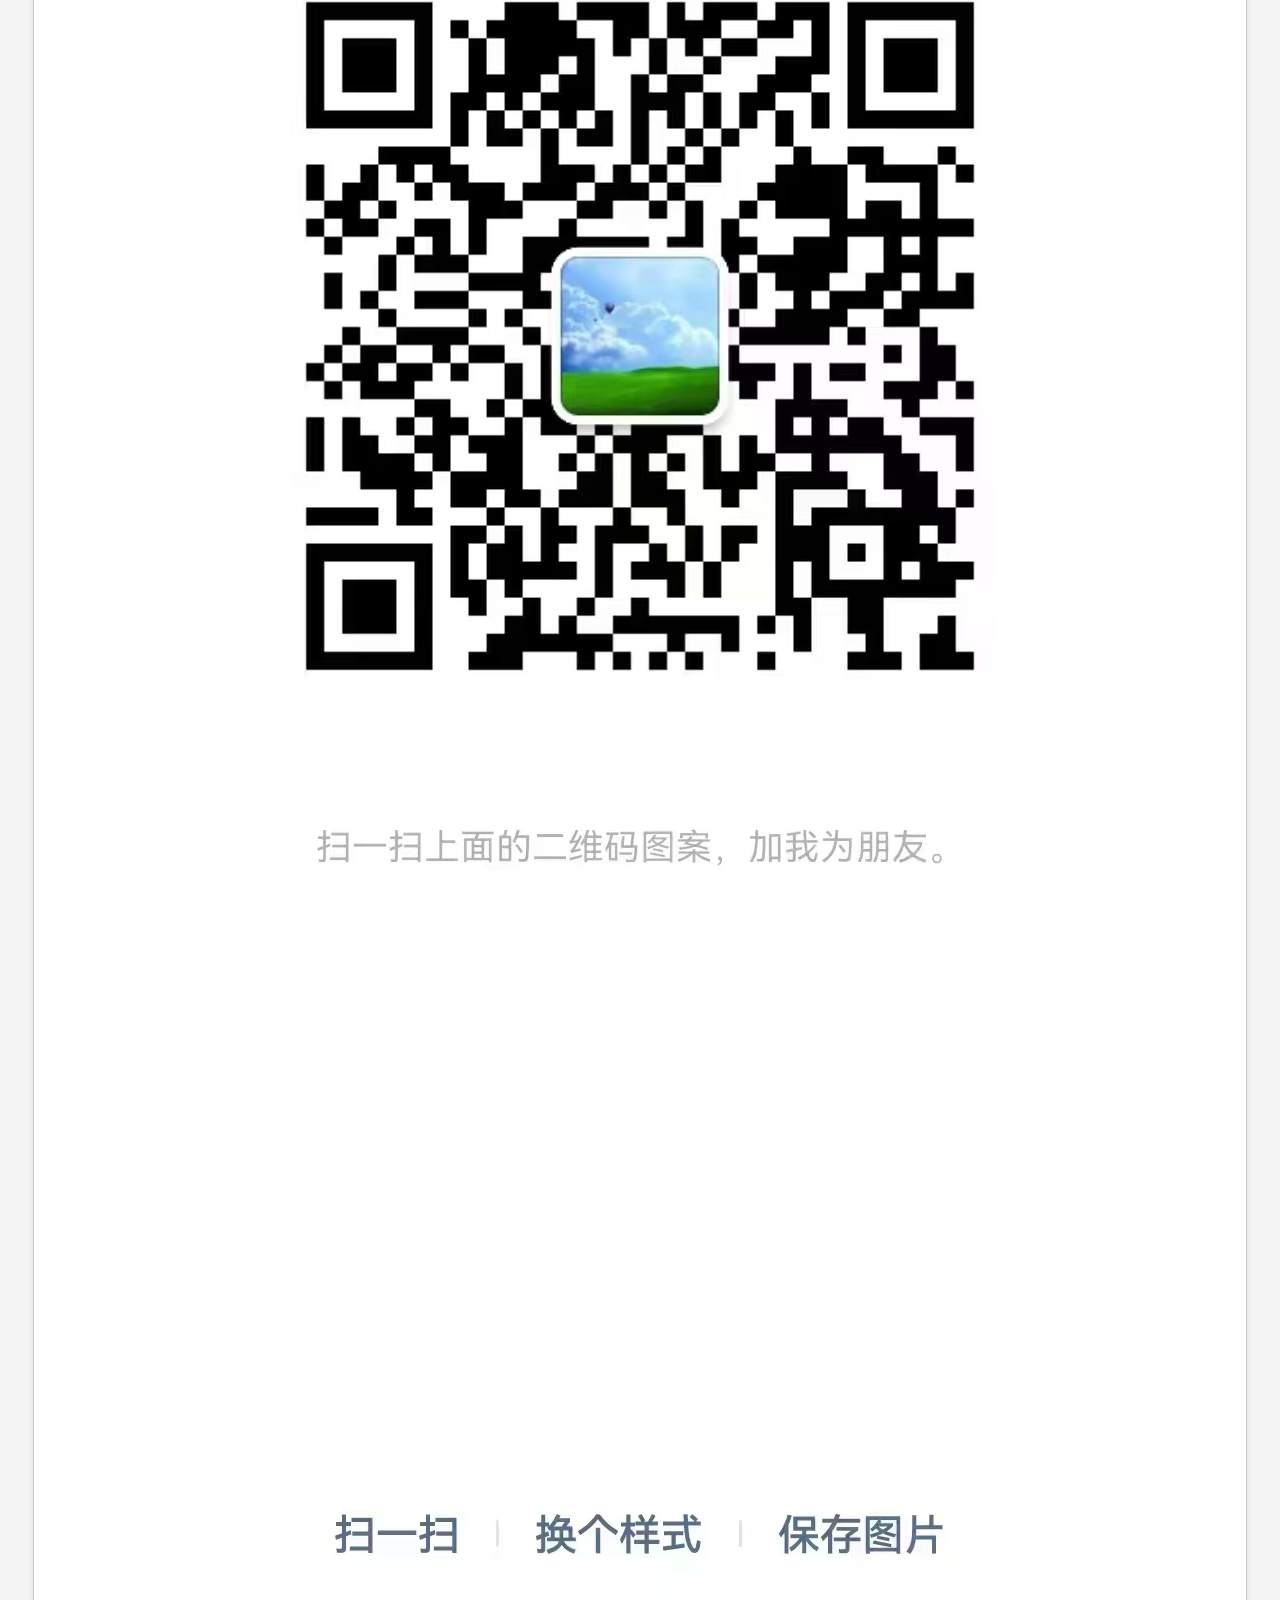
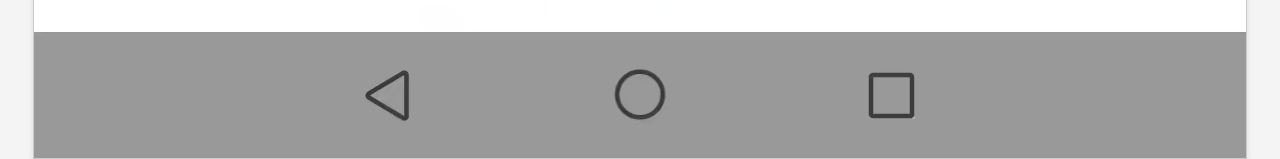
<file: index.html>
<!DOCTYPE html>
<html lang="en">
<head>
    <meta charset="UTF-8">
    <meta name="viewport" content="width=device-width, initial-scale=1.0">
    <title>二维码页面</title>
    <style>
        body {
            display: flex;
            justify-content: center;
            align-items: center;
            height: 100vh;
            margin: 0;
            background-color: #f4f4f4;
        }
        img {
            max-width: 100%;
            height: auto;
            border: 1px solid #ccc;
            box-shadow: 0 4px 6px rgba(0, 0, 0, 0.1);
        }
    </style>
</head>
<body>
    <!-- 替换src为你的二维码图片链接 -->
    <img src="banli.jpg" alt="二维码">
</body>
</html>
</file>
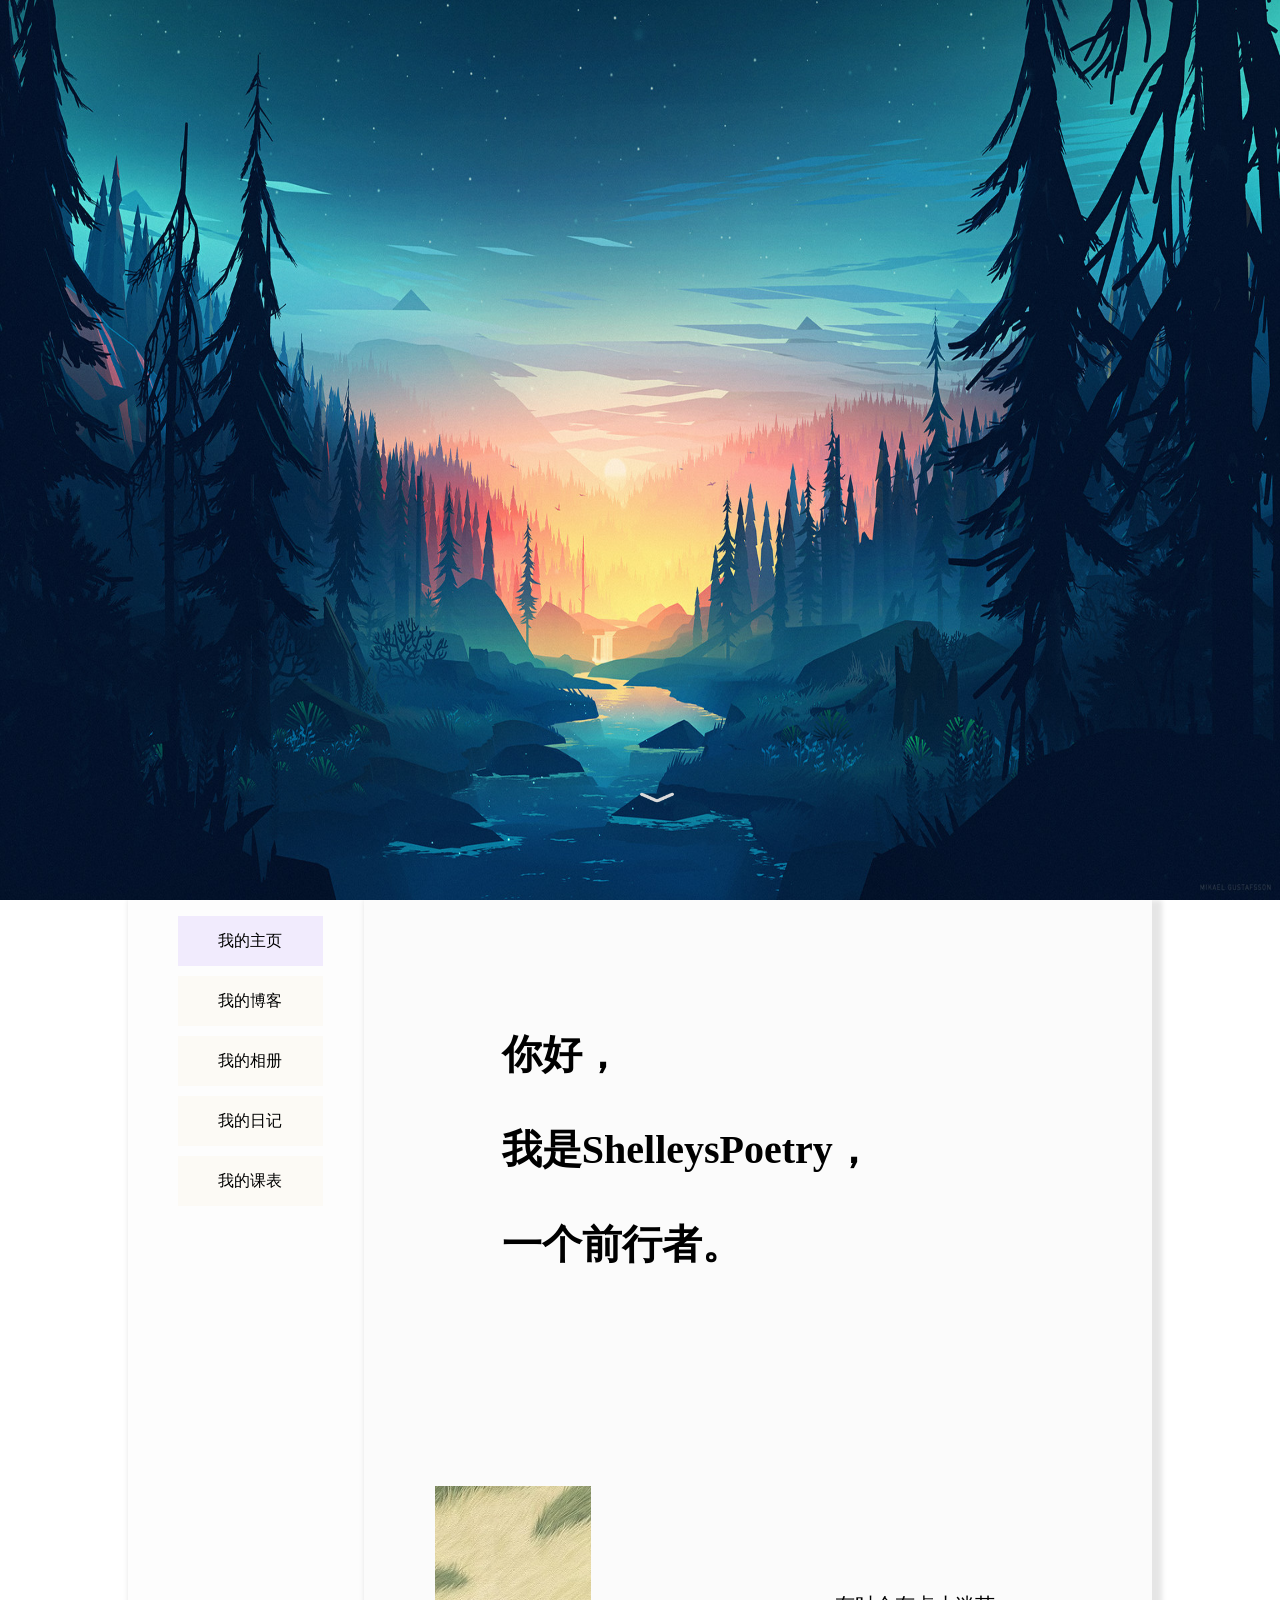
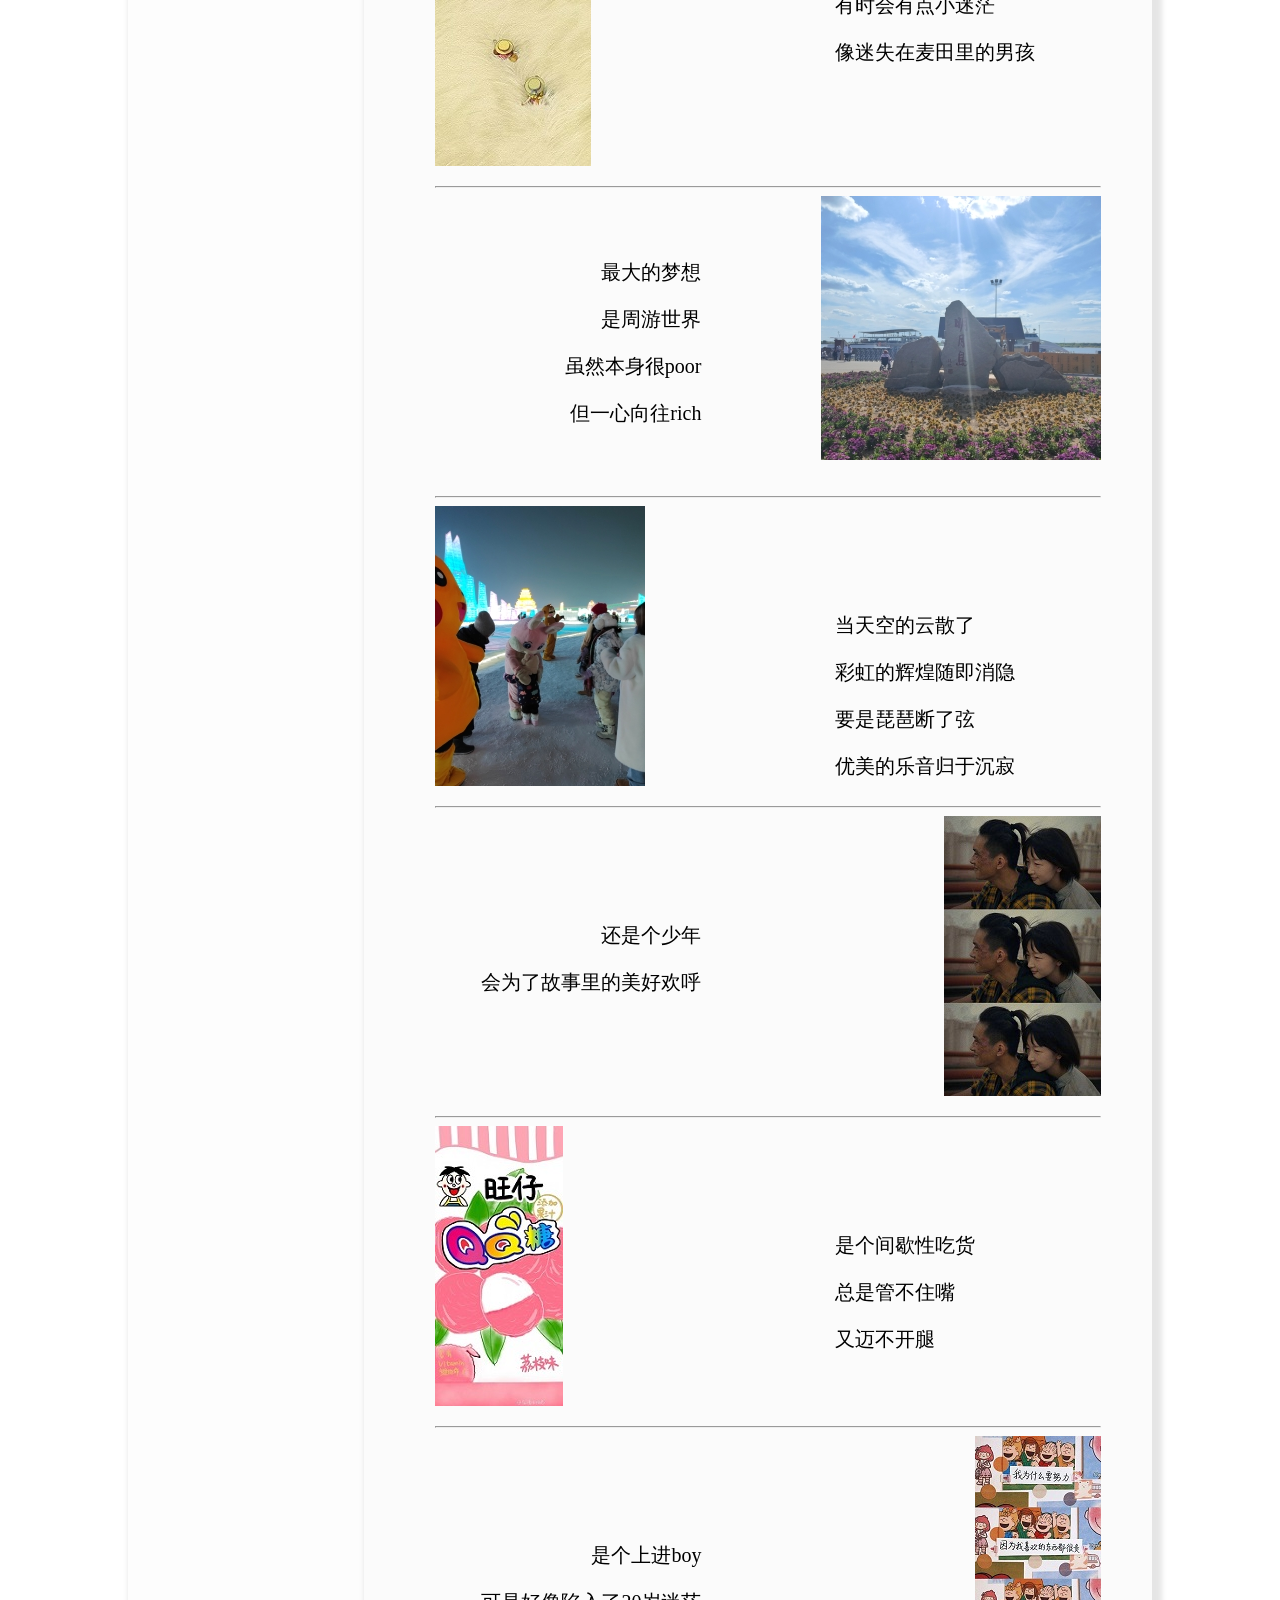
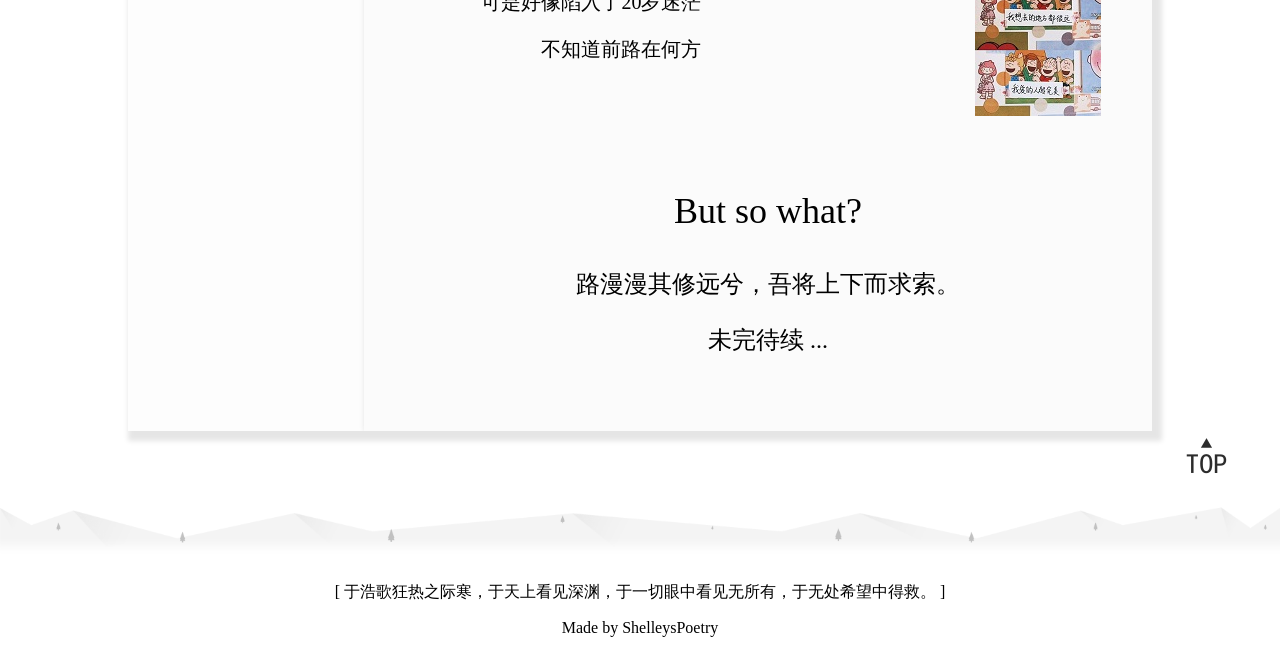
<file: homePage.html>
<!DOCTYPE html
	PUBLIC "-//W3C//DTD XHTML 1.0 Transitional//EN" "http://www.w3.org/TR/xhtml1/DTD/xhtml1-transitional.dtd">
<html xmlns="http://www.w3.org/1999/xhtml">

<head>
	<meta http-equiv="Content-Type" content="text/html; charset=utf-8" />
	<title>( •̀ ω •́ )ShelleysPoetry的主页</title>
	<link rel="stylesheet" type="text/css" href="css/stylesheet.css" />
	<link rel="icon" href="images/logo.png" sizes="35*35">
	<style type="text/css">
		#apDiv1 {
			position: absolute;
			width: 33px;
			height: 30px;
			z-index: 1;
			left: 50%;
			top: 87vh;
		}
	</style>
	<script src="js/jquery.js"></script>
	<script>
		function scrollTo(ele, speed) {
			if (!speed) speed = 800;
			if (!ele) {
				$("html,body").animate({ scrollTop: 0 }, speed);
			} else {
				$("html,body").animate({ scrollTop: $(ele).offset().top }, speed);
			}
			return false;
		}
	</script>
</head>

<body style="margin:0%;">
	<!-- /线条随鼠标移动-->
	<script>
		!function () {

			function n(n, e, t) {

				return n.getAttribute(e) || t

			}

			function e(n) {

				return document.getElementsByTagName(n)

			}

			function t() {

				var t = e("script"), o = t.length, i = t[o - 1];

				return {

					l: o, z: n(i, "zIndex", -1), o: n(i, "opacity", .5), c: n(i, "color", "0,0,0"), n: n(i, "count", 99)

				}

			}

			function o() {

				a = m.width = window.innerWidth || document.documentElement.clientWidth || document.body.clientWidth,

					c = m.height = window.innerHeight || document.documentElement.clientHeight || document.body.clientHeight

			}

			function i() {

				r.clearRect(0, 0, a, c);

				var n, e, t, o, m, l;

				s.forEach(function (i, x) {

					for (i.x += i.xa, i.y += i.ya, i.xa *= i.x > a || i.x < 0 ? -1 : 1, i.ya *= i.y > c || i.y < 0 ? -1 : 1, r.fillRect(i.x - .5, i.y - .5, 1, 1), e = x + 1; e < u.length; e++)n = u[e],

						null !== n.x && null !== n.y && (o = i.x - n.x, m = i.y - n.y,

							l = o * o + m * m, l < n.max && (n === y && l >= n.max / 2 && (i.x -= .03 * o, i.y -= .03 * m),

								t = (n.max - l) / n.max, r.beginPath(), r.lineWidth = t / 2, r.strokeStyle = "rgba(" + d.c + "," + (t + .2) + ")", r.moveTo(i.x, i.y), r.lineTo(n.x, n.y), r.stroke()))

				}),

					x(i)

			}

			var a, c, u, m = document.createElement("canvas"),

				d = t(), l = "c_n" + d.l, r = m.getContext("2d"),

				x = window.requestAnimationFrame || window.webkitRequestAnimationFrame || window.mozRequestAnimationFrame || window.oRequestAnimationFrame || window.msRequestAnimationFrame ||

					function (n) {

						window.setTimeout(n, 1e3 / 45)

					},

				w = Math.random, y = { x: null, y: null, max: 2e4 }; m.id = l, m.style.cssText = "position:fixed;top:0;left:0;z-index:" + d.z + ";opacity:" + d.o, e("body")[0].appendChild(m), o(), window.onresize = o,

					window.onmousemove = function (n) {

						n = n || window.event, y.x = n.clientX, y.y = n.clientY

					},

					window.onmouseout = function () {

						y.x = null, y.y = null

					};

			for (var s = [], f = 0; d.n > f; f++) {

				var h = w() * a, g = w() * c, v = 2 * w() - 1, p = 2 * w() - 1; s.push({ x: h, y: g, xa: v, ya: p, max: 6e3 })

			}

			u = s.concat([y]),

				setTimeout(function () { i() }, 100)

		}();
	</script>
	<!-- /线条随鼠标移动-->

	<!-- /失去焦点Title变化 -->
	<script>
		document.addEventListener('visibilitychange', function () {
			var isHidden = document.hidden;
			if (isHidden) {
				document.title = '(oﾟvﾟ)ノ Hi( •̀ ω •́ )AnranWu的主页';
			}
			else {
				document.title = '( •̀ ω •́ )AnranWu的主页';
			}
		});
	</script>
	<!-- /失去焦点Title变化 -->

	<!-- /看板娘-->
	<script src="https://eqcn.ajz.miesnfu.com/wp-content/plugins/wp-3d-pony/live2dw/lib/L2Dwidget.min.js"></script>
	<script>
		L2Dwidget.init({
			"model": {
				//jsonpath控制显示那个小萝莉模型，下面这个就是我觉得最可爱的小萝莉模型，替换时后面名字也要替换掉
				jsonPath: "https://unpkg.com/live2d-widget-model-koharu@1.0.5/assets/koharu.model.json",
				"scale": 1
			},
			"display": {
				"position": "left", //看板娘的表现位置
				"width": 80,  //小萝莉的宽度
				"height": 160, //小萝莉的高度
				"hOffset": 0,
				"vOffset": -20
			},
			"mobile": {
				"show": true,
				"scale": 0.5
			},
			"react": {
				"opacityDefault": 0.7,
				"opacityOnHover": 0.2
			}
		});
	</script>
	<!-- /看板娘-->

	<div id="header">
		<img src="images/homepage.png" width="100%" height="100%" />
	</div>
	<div id="apDiv1">
		<img src="images/下拉.png" width="34" height="29" style="cursor:pointer;" onclick="scrollTo('#gotomain',800);" />
	</div>
	<a id="gotomain"></a>
	<div id="main">
		<div id="catalogue">
			<ul>
				<li class="catalogue-li" style="background-color:rgba(237,228,254,0.7); font-family:'方正粗黑宋简体';"><a
						href="index.html">我的主页</a></li>
				<li class="catalogue-li"><a href="myBlogs.html">我的博客</a></li>
				<li class="catalogue-li"><a href="myAlbum.html">我的相册</a></li>
				<li class="catalogue-li"><a href="myDairy.html">我的日记</a></li>
				<li class="catalogue-li"><a href="myTimetable.html">我的课表</a></li>
			</ul>

		</div>


		<div id="main-show">
			<div id="main-head">
				<p>&nbsp;</p>
				<p>你好，</p>
				<p>我是ShelleysPoetry，</p>
				<p>一个前行者。</p>
				<p>&nbsp;</p>
				<p>&nbsp;</p>
			</div>

			<div class="left-picture">
				<img src="images/个人简介素材/麦田.jpeg" />
			</div>

			<div class="right-text">
				<p>&nbsp;</p>
				<p>&nbsp;</p>
				<p>有时会有点小迷茫</p>
				<p>像迷失在麦田里的男孩</p>
			</div>

			<hr>

			<div class="left-text">
				<p>&nbsp;</p>
				<p>最大的梦想</p>
				<p>是周游世界</p>
				<p>虽然本身很poor</p>
				<p>但一心向往rich</p>
			</div>

			<div class="right-picture">
				<img style="display:inline; float:right;" src="images\个人简介素材\明月岛.jpg" />
			</div>

			<hr>

			<div class="left-picture">
				<img src="images\个人简介素材\拥抱.jpg" />
			</div>

			<div class="right-text">
				<p>&nbsp;</p>
				<p>&nbsp;</p>
				<p>当天空的云散了</p>
				<p>彩虹的辉煌随即消隐</p>
				<p>要是琵琶断了弦</p>
				<p>优美的乐音归于沉寂</p>
			</div>

			<hr>

			<div class="left-text">
				<p>&nbsp;</p>
				<p>&nbsp;</p>
				<p>还是个少年</p>
				<p>会为了故事里的美好欢呼</p>
			</div>
			<div class="right-picture">
				<img style="display:inline; float:right;" src="images/个人简介素材/电影.jpeg" />
			</div>

			<hr>

			<div class="left-picture">
				<img src="images/个人简介素材/QQ糖.jpeg" />
			</div>

			<div class="right-text">
				<p>&nbsp;</p>
				<p>&nbsp;</p>
				<p>是个间歇性吃货</p>
				<p>总是管不住嘴</p>
				<p>又迈不开腿</p>
			</div>

			<hr>

			<div class="left-text">
				<p>&nbsp;</p>
				<p>&nbsp;</p>
				<p>是个上进boy</p>
				<p>可是好像陷入了20岁迷茫</p>
				<p>不知道前路在何方</p>
			</div>
			<div class="right-picture">
				<img style="display:inline; float:right;" src="images/个人简介素材/理想.jpeg" />
			</div>

			<div>
				<p>&nbsp;</p>
				<p style="font-size:36px;">But so what?</p>
				<p style="font-size:24px;">路漫漫其修远兮，吾将上下而求索。</p>
				<p style="font-size:24px;">未完待续 ... </p>
				<p style="font-size:24px;">&nbsp;</p>
			</div>
		</div>
	</div>
	<div style="width:100%;">
		<div style="float:left;">
		</div>

		<div style="float:right"><img src="images/backToTop.png" width="50%" onclick="scrollTo('#gotomain',800);"
				style="cursor:pointer;" />
		</div>
	</div>
	<div id="footer">
		<img src="images/foot.png" width="100%" height="100%" />
		<p id="yewei" style="text-align:center; font-family:'华文新魏';">[ 于浩歌狂热之际寒，于天上看见深渊，于一切眼中看见无所有，于无处希望中得救。 ]</p>
		<p style="text-align:center; font-family:'华文新魏';">Made by ShelleysPoetry</p>
	</div>

	<SCRIPT language=javascript>
		<!-
		var timer1;

		var txt = new Array(17);
		txt[0] = "[ 明日之我，胸中有丘壑，立马振山河。 ]";
		txt[1] = "[ 能够让你后悔的，从来不是你做过的事，而是你想做却没有去做的事。 ]";
		txt[2] = "[ 小时候觉得开心就好，现在也是。 ]";
		txt[3] = "[ 欲买桂花同载酒，终不似，少年游 ]";
		txt[4] = "[ 聚是一团火，散是满天星 ]";
		txt[5] = "[ 你来人间一趟，你要看看太阳 ]";
		txt[6] = "[ 人之所以孤独，是因为要和某个人相遇。 ]";
		txt[7] = "[ 把酒祝东风，且共从容。 ——欧阳修 ]";
		txt[8] = "[ 每个人都会死去，但并不是每个人都真正活过。 ]";
		txt[9] = "[ 人生碌碌，竞短论长，却不道荣枯有数，得失难量 ]";
		txt[10] = "[ 总之岁月漫长，然而值得等待 ]";
		txt[11] = "[ 关山难越，谁悲失路之人？萍水相逢，尽是他乡之客。 ]";
		txt[12] = "[ 所有快乐，无需假装，此生尽兴，赤诚善良 ]";
		txt[13] = "[ 为你，千千万万遍。 ]";
		txt[14] = "[ 埋骨何须桑梓地，人生无处不青山 ]";
		txt[15] = "[ 于浩歌狂热之际寒，于天上看见深渊，于一切眼中看见无所有，于无处希望中得救。 ]";
		txt[16] = "[ 人生最好的三个词：久别重逢 失而复得 虚惊一场 ]";
		timer1 = setInterval("myval()", 4000);
		function myval() {
			var rnd = Math.floor(Math.random() * 17);
			window.document.getElementById("yewei").innerHTML = txt[rnd];
		}
		->
	</SCRIPT>
</body>

</html>
</file>
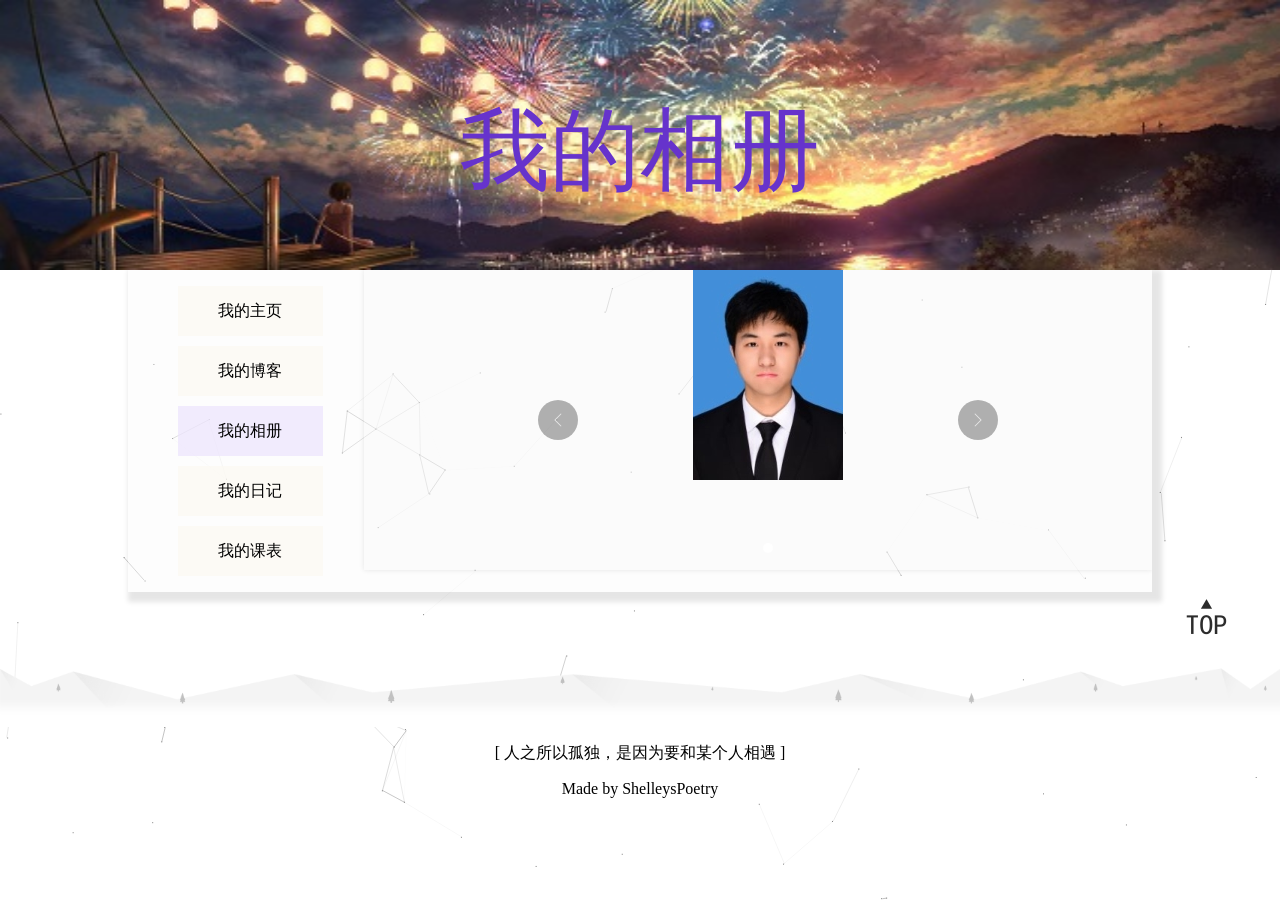
<file: myAlbum.html>
<!DOCTYPE html
	PUBLIC "-//W3C//DTD XHTML 1.0 Transitional//EN" "http://www.w3.org/TR/xhtml1/DTD/xhtml1-transitional.dtd">
<html xmlns="http://www.w3.org/1999/xhtml">

<head>
	<meta http-equiv="Content-Type" content="text/html; charset=utf-8" />
	<title>( •̀ ω •́ )ShelleysPoetry的相册</title>
	<link rel="stylesheet" type="text/css" href="css/stylesheet.css" />
	<link rel="icon" href="images/logo.png" sizes="35*35">

	<style>
		.target {
			width: 500px;
			height: 300px;
			overflow: hidden;
			position: relative;
			margin: 0 auto;
		}

		.target img {
			margin: 0 auto;
		}
	</style>
	<script src="js/jquery.js"></script>
	<script>
		function scrollTo(ele, speed) {
			if (!speed) speed = 800;
			if (!ele) {
				$("html,body").animate({ scrollTop: 0 }, speed);
			} else {
				$("html,body").animate({ scrollTop: $(ele).offset().top }, speed);
			}
			return false;
		}
	</script>
</head>

<body style="margin:0%; text-align:center;">
	<!-- /线条随鼠标移动-->
	<script>
		!function () {

			function n(n, e, t) {

				return n.getAttribute(e) || t

			}

			function e(n) {

				return document.getElementsByTagName(n)

			}

			function t() {

				var t = e("script"), o = t.length, i = t[o - 1];

				return {

					l: o, z: n(i, "zIndex", -1), o: n(i, "opacity", .5), c: n(i, "color", "0,0,0"), n: n(i, "count", 99)

				}

			}

			function o() {

				a = m.width = window.innerWidth || document.documentElement.clientWidth || document.body.clientWidth,

					c = m.height = window.innerHeight || document.documentElement.clientHeight || document.body.clientHeight

			}

			function i() {

				r.clearRect(0, 0, a, c);

				var n, e, t, o, m, l;

				s.forEach(function (i, x) {

					for (i.x += i.xa, i.y += i.ya, i.xa *= i.x > a || i.x < 0 ? -1 : 1, i.ya *= i.y > c || i.y < 0 ? -1 : 1, r.fillRect(i.x - .5, i.y - .5, 1, 1), e = x + 1; e < u.length; e++)n = u[e],

						null !== n.x && null !== n.y && (o = i.x - n.x, m = i.y - n.y,

							l = o * o + m * m, l < n.max && (n === y && l >= n.max / 2 && (i.x -= .03 * o, i.y -= .03 * m),

								t = (n.max - l) / n.max, r.beginPath(), r.lineWidth = t / 2, r.strokeStyle = "rgba(" + d.c + "," + (t + .2) + ")", r.moveTo(i.x, i.y), r.lineTo(n.x, n.y), r.stroke()))

				}),

					x(i)

			}

			var a, c, u, m = document.createElement("canvas"),

				d = t(), l = "c_n" + d.l, r = m.getContext("2d"),

				x = window.requestAnimationFrame || window.webkitRequestAnimationFrame || window.mozRequestAnimationFrame || window.oRequestAnimationFrame || window.msRequestAnimationFrame ||

					function (n) {

						window.setTimeout(n, 1e3 / 45)

					},

				w = Math.random, y = { x: null, y: null, max: 2e4 }; m.id = l, m.style.cssText = "position:fixed;top:0;left:0;z-index:" + d.z + ";opacity:" + d.o, e("body")[0].appendChild(m), o(), window.onresize = o,

					window.onmousemove = function (n) {

						n = n || window.event, y.x = n.clientX, y.y = n.clientY

					},

					window.onmouseout = function () {

						y.x = null, y.y = null

					};

			for (var s = [], f = 0; d.n > f; f++) {

				var h = w() * a, g = w() * c, v = 2 * w() - 1, p = 2 * w() - 1; s.push({ x: h, y: g, xa: v, ya: p, max: 6e3 })

			}

			u = s.concat([y]),

				setTimeout(function () { i() }, 100)

		}();
	</script>
	<!-- /线条随鼠标移动-->

	<!-- /失去焦点Title变化 -->
	<script>
		document.addEventListener('visibilitychange', function () {
			var isHidden = document.hidden;
			if (isHidden) {
				document.title = '(oﾟvﾟ)ノ Hi( •̀ ω •́ )AnranWu的主页';
			}
			else {
				document.title = '( •̀ ω •́ )AnranWu的主页';
			}
		});
	</script>
	<!-- /失去焦点Title变化 -->

	<!-- /看板娘-->
	<script src="https://eqcn.ajz.miesnfu.com/wp-content/plugins/wp-3d-pony/live2dw/lib/L2Dwidget.min.js"></script>
	<script>
		L2Dwidget.init({
			"model": {
				//jsonpath控制显示那个小萝莉模型，下面这个就是我觉得最可爱的小萝莉模型，替换时后面名字也要替换掉
				jsonPath: "https://unpkg.com/live2d-widget-model-koharu@1.0.5/assets/koharu.model.json",
				"scale": 1
			},
			"display": {
				"position": "left", //看板娘的表现位置
				"width": 80,  //小萝莉的宽度
				"height": 160, //小萝莉的高度
				"hOffset": 0,
				"vOffset": -20
			},
			"mobile": {
				"show": true,
				"scale": 0.5
			},
			"react": {
				"opacityDefault": 0.7,
				"opacityOnHover": 0.2
			}
		});
	</script>
	<!-- /看板娘-->
	<a id="gotomain"></a>
	<div class="other-header" style="background-image:url(images/页首图片/烟火.jpg);">
		<p style="color:#63C;">我的相册</p>
	</div>


	<div id="main">
		<div id="catalogue">
			<ul>
				<li class="catalogue-li"><a href="index.html">我的主页</a></li>
				<li class="catalogue-li"><a href="myBlogs.html">我的博客</a></li>
				<li class="catalogue-li" style="background-color:rgba(237,228,254,0.7); font-family:'方正粗黑宋简体';"><a
						href="myAlbum.html">我的相册</a></li>
				<li class="catalogue-li"><a href="myDairy.html">我的日记</a></li>
				<li class="catalogue-li"><a href="myTimetable.html">我的课表</a></li>
			</ul>

		</div>

		<div id="main-show">
			<div class="target" id="target-1">
				<div>
					<div><img src="images\个人相册\正装.jpg" /></div>
				</div>
			</div>
		</div>
	</div>
	<div style="width:100%;">
		<div style="float:left;">
		</div>

		<div style="float:right"><img src="images/backToTop.png" width="50%" onclick="scrollTo('#gotomain',800);"
				style="cursor:pointer;" />
		</div>
	</div>
	<div id="footer">
		<img src="images/foot.png" width="100%" height="100%" />
		<p id="yewei" style="text-align:center; font-family:'华文新魏';">[ 人之所以孤独，是因为要和某个人相遇 ]</p>
		<p style="text-align:center; font-family:'华文新魏';">Made by ShelleysPoetry</p>
	</div>


	<script src="js/jquery.min.js"></script>
	<script src="js/HappyImage.min.js"></script>
	<script>
		$("#target-1").HappyImage({
			effect: "slide"
		});
		$("#target-2").HappyImage({
			effect: "fade"
		});
	</script>

	<SCRIPT language=javascript>
		<!-
		var timer1;
		
		var txt=new Array(17);
			txt[0]="[ 明日之我，胸中有丘壑，立马振山河。 ]";
			txt[1]="[ 能够让你后悔的，从来不是你做过的事，而是你想做却没有去做的事。 ]";
			txt[2]="[ 小时候觉得开心就好，现在也是。 ]";
			txt[3]="[ 欲买桂花同载酒，终不似，少年游 ]";
			txt[4]="[ 聚是一团火，散是满天星 ]";
			txt[5]="[ 你来人间一趟，你要看看太阳 ]";
			txt[6]="[ 人之所以孤独，是因为要和某个人相遇。 ]";
			txt[7]="[ 把酒祝东风，且共从容。 ——欧阳修 ]";
			txt[8]="[ 每个人都会死去，但并不是每个人都真正活过。 ]";
			txt[9]="[ 人生碌碌，竞短论长，却不道荣枯有数，得失难量 ]";
			txt[10]="[ 总之岁月漫长，然而值得等待 ]";
			txt[11]="[ 关山难越，谁悲失路之人？萍水相逢，尽是他乡之客。 ]";
			txt[12]="[ 所有快乐，无需假装，此生尽兴，赤诚善良 ]";
			txt[13]="[ 为你，千千万万遍。 ]";
			txt[14]="[ 埋骨何须桑梓地，人生无处不青山 ]";
			txt[15]="[ 于浩歌狂热之际寒，于天上看见深渊，于一切眼中看见无所有，于无处希望中得救。 ]";
			txt[16]="[ 人生最好的三个词：久别重逢 失而复得 虚惊一场 ]";
		timer1 = setInterval("myval()",4000);
		function myval()
		{
			var rnd=Math.floor(Math.random()*17);
			window.document.getElementById("yewei").innerHTML=txt[rnd];
		}
		  ->
	</SCRIPT>
</body>

</html>
</file>
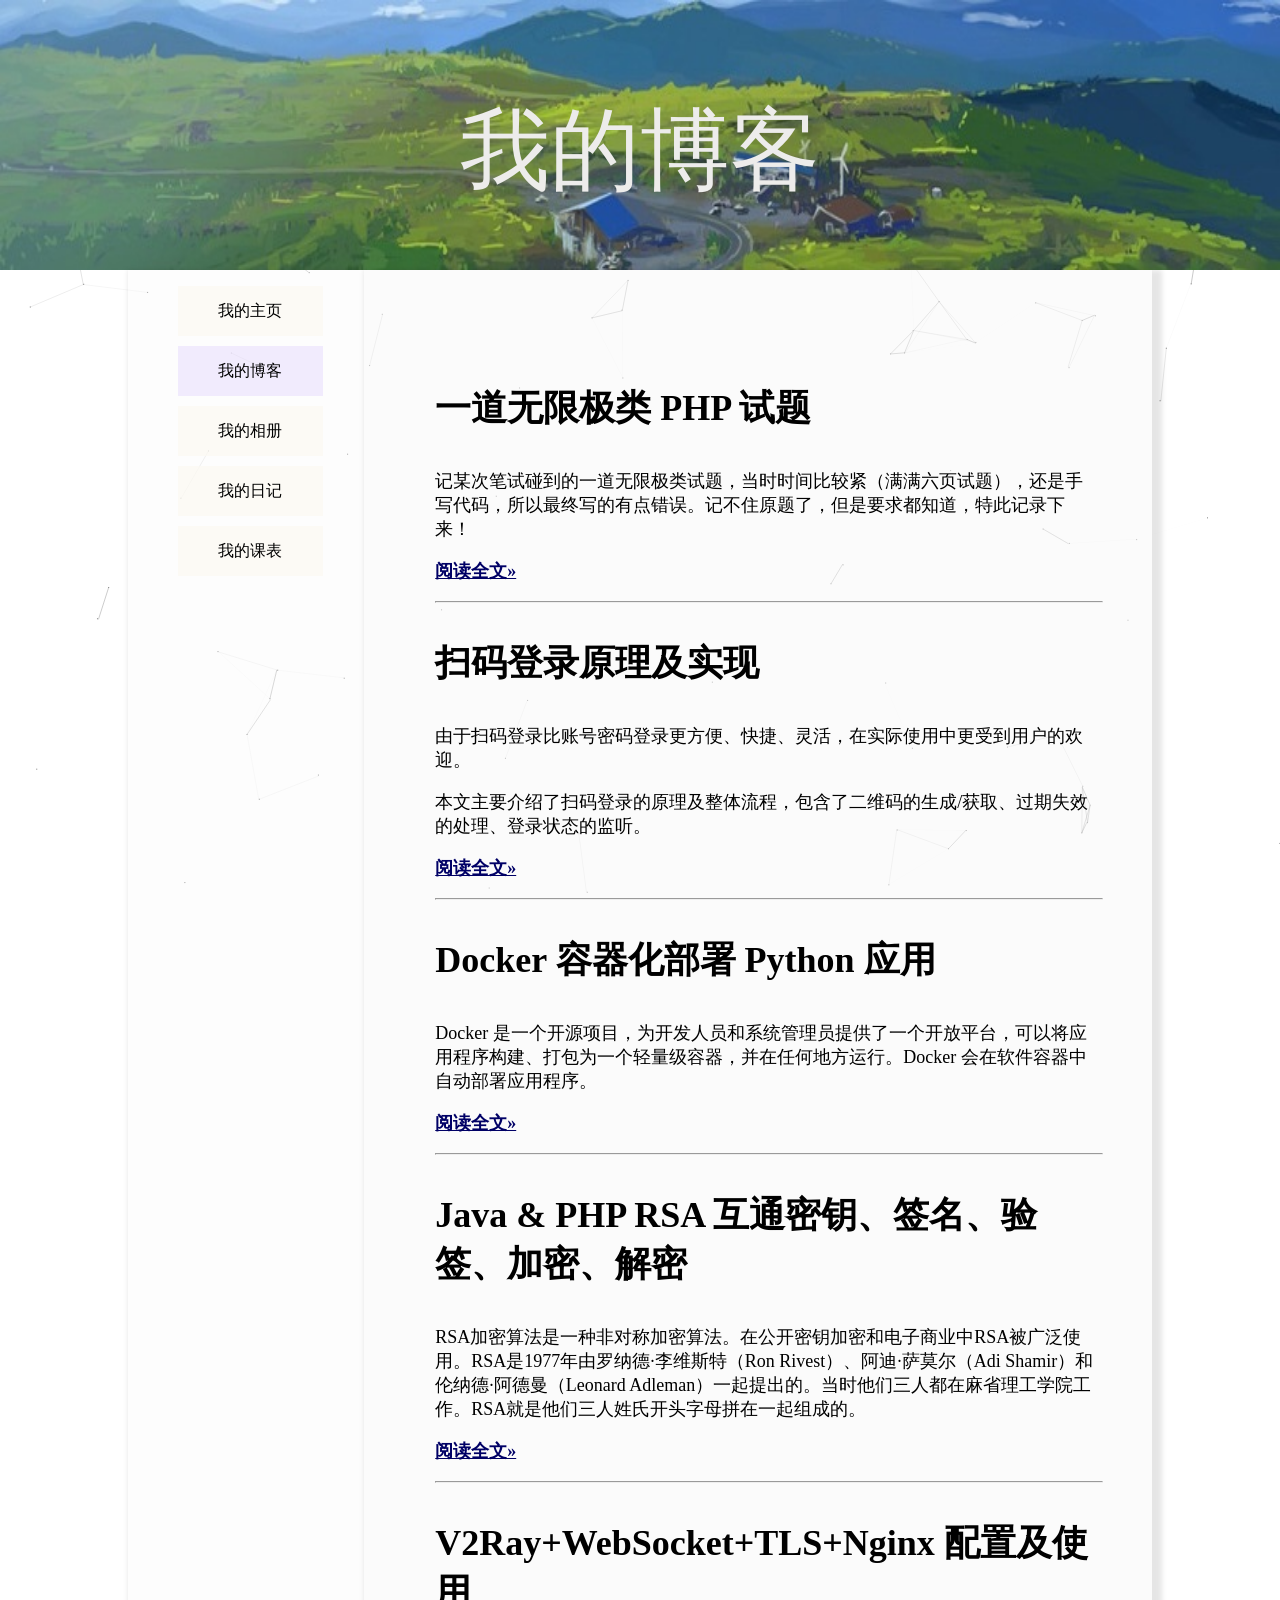
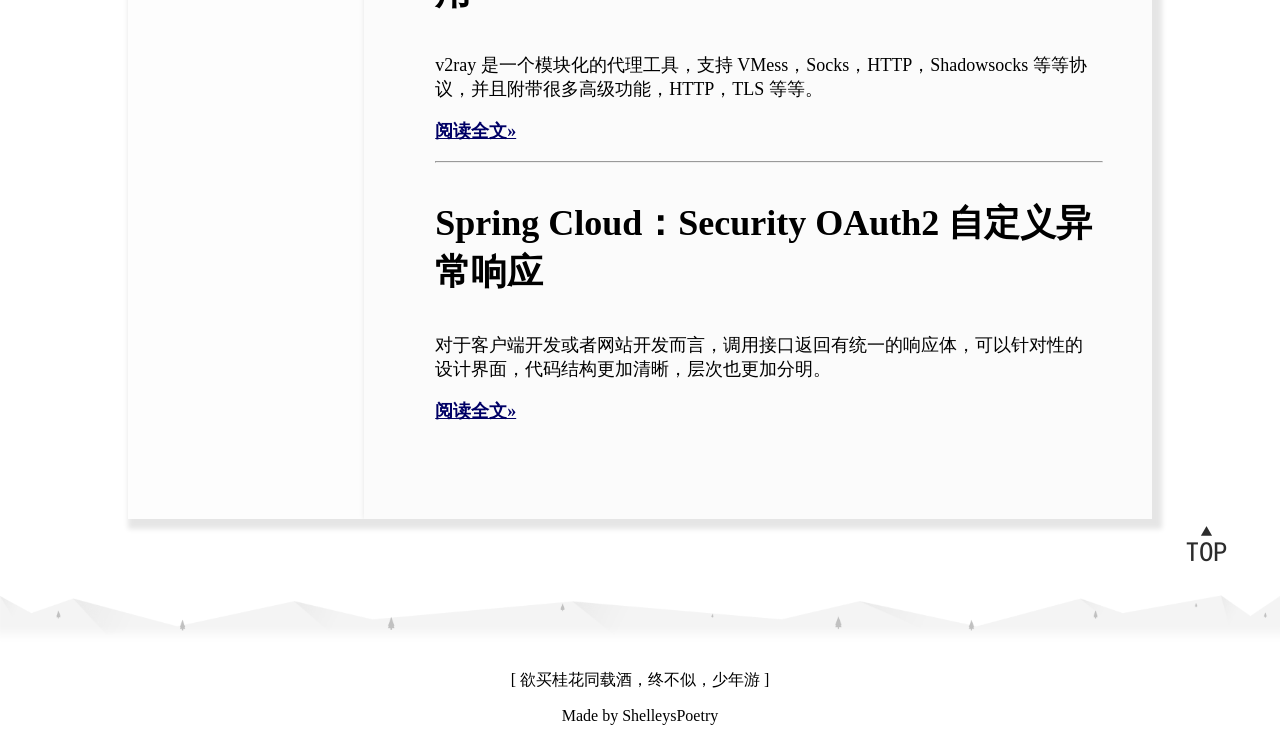
<file: myBlogs.html>
<!DOCTYPE html
	PUBLIC "-//W3C//DTD XHTML 1.0 Transitional//EN" "http://www.w3.org/TR/xhtml1/DTD/xhtml1-transitional.dtd">
<html xmlns="http://www.w3.org/1999/xhtml">

<head>
	<meta http-equiv="Content-Type" content="text/html; charset=utf-8" />
	<title>( •̀ ω •́ )ShelleysPoetry的博客</title>
	<link rel="stylesheet" type="text/css" href="css/stylesheet.css" />
	<link rel="icon" href="images/logo.png" sizes="35*35">

	<script src="js/jquery.js"></script>
	<script>
		function scrollTo(ele, speed) {
			if (!speed) speed = 800;
			if (!ele) {
				$("html,body").animate({ scrollTop: 0 }, speed);
			} else {
				$("html,body").animate({ scrollTop: $(ele).offset().top }, speed);
			}
			return false;
		}
	</script>
</head>

<body style="margin:0%; text-align:center;">
	<!-- /线条随鼠标移动-->
	<script>
		!function () {

			function n(n, e, t) {

				return n.getAttribute(e) || t

			}

			function e(n) {

				return document.getElementsByTagName(n)

			}

			function t() {

				var t = e("script"), o = t.length, i = t[o - 1];

				return {

					l: o, z: n(i, "zIndex", -1), o: n(i, "opacity", .5), c: n(i, "color", "0,0,0"), n: n(i, "count", 99)

				}

			}

			function o() {

				a = m.width = window.innerWidth || document.documentElement.clientWidth || document.body.clientWidth,

					c = m.height = window.innerHeight || document.documentElement.clientHeight || document.body.clientHeight

			}

			function i() {

				r.clearRect(0, 0, a, c);

				var n, e, t, o, m, l;

				s.forEach(function (i, x) {

					for (i.x += i.xa, i.y += i.ya, i.xa *= i.x > a || i.x < 0 ? -1 : 1, i.ya *= i.y > c || i.y < 0 ? -1 : 1, r.fillRect(i.x - .5, i.y - .5, 1, 1), e = x + 1; e < u.length; e++)n = u[e],

						null !== n.x && null !== n.y && (o = i.x - n.x, m = i.y - n.y,

							l = o * o + m * m, l < n.max && (n === y && l >= n.max / 2 && (i.x -= .03 * o, i.y -= .03 * m),

								t = (n.max - l) / n.max, r.beginPath(), r.lineWidth = t / 2, r.strokeStyle = "rgba(" + d.c + "," + (t + .2) + ")", r.moveTo(i.x, i.y), r.lineTo(n.x, n.y), r.stroke()))

				}),

					x(i)

			}

			var a, c, u, m = document.createElement("canvas"),

				d = t(), l = "c_n" + d.l, r = m.getContext("2d"),

				x = window.requestAnimationFrame || window.webkitRequestAnimationFrame || window.mozRequestAnimationFrame || window.oRequestAnimationFrame || window.msRequestAnimationFrame ||

					function (n) {

						window.setTimeout(n, 1e3 / 45)

					},

				w = Math.random, y = { x: null, y: null, max: 2e4 }; m.id = l, m.style.cssText = "position:fixed;top:0;left:0;z-index:" + d.z + ";opacity:" + d.o, e("body")[0].appendChild(m), o(), window.onresize = o,

					window.onmousemove = function (n) {

						n = n || window.event, y.x = n.clientX, y.y = n.clientY

					},

					window.onmouseout = function () {

						y.x = null, y.y = null

					};

			for (var s = [], f = 0; d.n > f; f++) {

				var h = w() * a, g = w() * c, v = 2 * w() - 1, p = 2 * w() - 1; s.push({ x: h, y: g, xa: v, ya: p, max: 6e3 })

			}

			u = s.concat([y]),

				setTimeout(function () { i() }, 100)

		}();
	</script>
	<!-- /线条随鼠标移动-->

	<!-- /失去焦点Title变化 -->
	<script>
		document.addEventListener('visibilitychange', function () {
			var isHidden = document.hidden;
			if (isHidden) {
				document.title = '(oﾟvﾟ)ノ Hi( •̀ ω •́ )AnranWu的主页';
			}
			else {
				document.title = '( •̀ ω •́ )AnranWu的主页';
			}
		});
	</script>
	<!-- /失去焦点Title变化 -->

	<!-- /看板娘-->
	<script src="https://eqcn.ajz.miesnfu.com/wp-content/plugins/wp-3d-pony/live2dw/lib/L2Dwidget.min.js"></script>
	<script>
		L2Dwidget.init({
			"model": {
				//jsonpath控制显示那个小萝莉模型，下面这个就是我觉得最可爱的小萝莉模型，替换时后面名字也要替换掉
				jsonPath: "https://unpkg.com/live2d-widget-model-koharu@1.0.5/assets/koharu.model.json",
				"scale": 1
			},
			"display": {
				"position": "left", //看板娘的表现位置
				"width": 80,  //小萝莉的宽度
				"height": 160, //小萝莉的高度
				"hOffset": 0,
				"vOffset": -20
			},
			"mobile": {
				"show": true,
				"scale": 0.5
			},
			"react": {
				"opacityDefault": 0.7,
				"opacityOnHover": 0.2
			}
		});
	</script>
	<!-- /看板娘-->
	<a id="gotomain"></a>
	<div class="other-header" style="background-image:url(images/页首图片/草原.jpg);">
		<p>我的博客</p>
	</div>


	<div id="main">
		<div id="catalogue">
			<ul>
				<li class="catalogue-li"><a href="index.html">我的主页</a></li>
				<li class="catalogue-li" style="background-color:rgba(237,228,254,0.7); font-family:'方正粗黑宋简体';"><a
						href="myBlogs.html">我的博客</a></li>
				<li class="catalogue-li"><a href="myAlbum.html">我的相册</a></li>
				<li class="catalogue-li"><a href="myDairy.html">我的日记</a></li>
				<li class="catalogue-li"><a href="myTimetable.html">我的课表</a></li>
			</ul>

		</div>


		<div id="main-show">
			<div>
				<p class="blogTitle">&nbsp;</p>
				<p class="blogTitle"><a style="text-decoration:none;" href="blogs/blog1.html">一道无限极类 PHP 试题</a></p>
				<p class="blogSummary">记某次笔试碰到的一道无限极类试题，当时时间比较紧（满满六页试题），还是手写代码，所以最终写的有点错误。记不住原题了，但是要求都知道，特此记录下来！</p>
				<p class="blogSummary">
					<a style="text-align:left; text-decoration:underline; font-weight:bold; color:#006; font-family:'黑体';"
						href="blogs/blog1.html">阅读全文»</a>
				</p>
			</div>

			<hr style="width:100%;" />

			<div>
				<p class="blogTitle"><a style="text-decoration:none;" href="blogs/blog2.html">扫码登录原理及实现</a></p>
				<p class="blogSummary">由于扫码登录比账号密码登录更方便、快捷、灵活，在实际使用中更受到用户的欢迎。</p>
				<p class="blogSummary">本文主要介绍了扫码登录的原理及整体流程，包含了二维码的生成/获取、过期失效的处理、登录状态的监听。</p>
				<p class="blogSummary"><a
						style="text-align:left; text-decoration:underline; font-weight:bold; color:#006; font-family:'黑体';"
						href="blogs/blog2.html">阅读全文»</a></p>
			</div>

			<hr style="width:100%;" />

			<div>
				<p class="blogTitle"><a style="text-decoration:none;" href="blogs/blog3.html">Docker 容器化部署 Python 应用</a>
				</p>
				<p class="blogSummary">Docker 是一个开源项目，为开发人员和系统管理员提供了一个开放平台，可以将应用程序构建、打包为一个轻量级容器，并在任何地方运行。Docker
					会在软件容器中自动部署应用程序。</p>
				<p class="blogSummary"><a
						style="text-align:left; text-decoration:underline; font-weight:bold; color:#006; font-family:'黑体';"
						href="blogs/blog3.html">阅读全文»</a></p>
			</div>

			<hr style="width:100%;" />

			<div>
				<p class="blogTitle"><a style="text-decoration:none;" href="blogs/blog4.html">Java & PHP RSA
						互通密钥、签名、验签、加密、解密</a></p>
				<p class="blogSummary">RSA加密算法是一种非对称加密算法。在公开密钥加密和电子商业中RSA被广泛使用。RSA是1977年由罗纳德·李维斯特（Ron Rivest）、阿迪·萨莫尔（Adi
					Shamir）和伦纳德·阿德曼（Leonard Adleman）一起提出的。当时他们三人都在麻省理工学院工作。RSA就是他们三人姓氏开头字母拼在一起组成的。</p>
				<p class="blogSummary"><a
						style="text-align:left; text-decoration:underline; font-weight:bold; color:#006; font-family:'黑体';"
						href="blogs/blog4.html">阅读全文»</a></p>
			</div>

			<hr style="width:100%;" />

			<div>
				<p class="blogTitle"><a style="text-decoration:none;" href="blogs/blog5.html">V2Ray+WebSocket+TLS+Nginx
						配置及使用</a></p>
				<p class="blogSummary">v2ray 是一个模块化的代理工具，支持 VMess，Socks，HTTP，Shadowsocks 等等协议，并且附带很多高级功能，HTTP，TLS 等等。
				</p>
				<p class="blogSummary"><a
						style="text-align:left; text-decoration:underline; font-weight:bold; color:#006; font-family:'黑体';"
						href="blogs/blog5.html">阅读全文»</a></p>
			</div>

			<hr style="width:100%;" />

			<div>
				<p class="blogTitle"><a style="text-decoration:none;" href="blogs/blog6.html">Spring Cloud：Security
						OAuth2 自定义异常响应</a></p>
				<p class="blogSummary">对于客户端开发或者网站开发而言，调用接口返回有统一的响应体，可以针对性的设计界面，代码结构更加清晰，层次也更加分明。</p>
				<p class="blogSummary"><a
						style="text-align:left; text-decoration:underline; font-weight:bold; color:#006; font-family:'黑体';"
						href="blogs/blog6.html">阅读全文»</a></p>
				<p class="blogSummary">&nbsp;</p>
				<p class="blogSummary">&nbsp;</p>
			</div>
		</div>
	</div>
	<div style="width:100%;">
		<div style="float:left;">
		</div>

		<div style="float:right"><img src="images/backToTop.png" width="50%" onclick="scrollTo('#gotomain',800);"
				style="cursor:pointer;" />
		</div>
	</div>
	<div id="footer">
		<img src="images/foot.png" width="100%" height="100%" />
		<p id="yewei" style="text-align:center; font-family:'华文新魏';">[ 欲买桂花同载酒，终不似，少年游 ]</p>
		<p style="text-align:center; font-family:'华文新魏';">Made by ShelleysPoetry</p>
	</div>
	<SCRIPT language=javascript>
		<!-
		var timer1;
		
		var txt=new Array(17);
			txt[0]="[ 明日之我，胸中有丘壑，立马振山河。 ]";
			txt[1]="[ 能够让你后悔的，从来不是你做过的事，而是你想做却没有去做的事。 ]";
			txt[2]="[ 小时候觉得开心就好，现在也是。 ]";
			txt[3]="[ 欲买桂花同载酒，终不似，少年游 ]";
			txt[4]="[ 聚是一团火，散是满天星 ]";
			txt[5]="[ 你来人间一趟，你要看看太阳 ]";
			txt[6]="[ 人之所以孤独，是因为要和某个人相遇。 ]";
			txt[7]="[ 把酒祝东风，且共从容。 ——欧阳修 ]";
			txt[8]="[ 每个人都会死去，但并不是每个人都真正活过。 ]";
			txt[9]="[ 人生碌碌，竞短论长，却不道荣枯有数，得失难量 ]";
			txt[10]="[ 总之岁月漫长，然而值得等待 ]";
			txt[11]="[ 关山难越，谁悲失路之人？萍水相逢，尽是他乡之客。 ]";
			txt[12]="[ 所有快乐，无需假装，此生尽兴，赤诚善良 ]";
			txt[13]="[ 为你，千千万万遍。 ]";
			txt[14]="[ 埋骨何须桑梓地，人生无处不青山 ]";
			txt[15]="[ 于浩歌狂热之际寒，于天上看见深渊，于一切眼中看见无所有，于无处希望中得救。 ]";
			txt[16]="[ 人生最好的三个词：久别重逢 失而复得 虚惊一场 ]";
		timer1 = setInterval("myval()",4000);
		function myval()
		{
			var rnd=Math.floor(Math.random()*17);
			window.document.getElementById("yewei").innerHTML=txt[rnd];
		}
		  ->
	</SCRIPT>
</body>

</html>
</file>
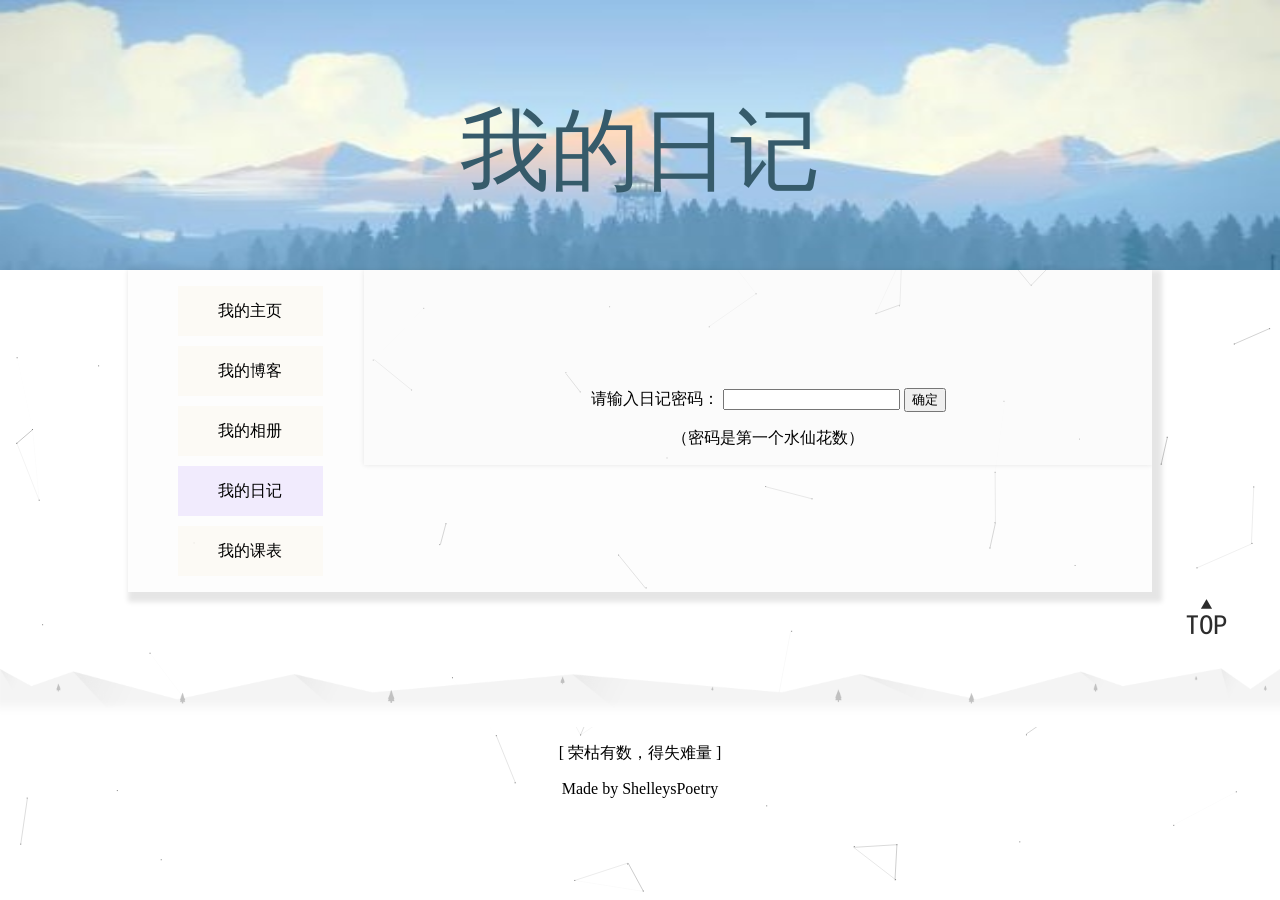
<file: myDairy.html>
<!DOCTYPE html
	PUBLIC "-//W3C//DTD XHTML 1.0 Transitional//EN" "http://www.w3.org/TR/xhtml1/DTD/xhtml1-transitional.dtd">
<html xmlns="http://www.w3.org/1999/xhtml">

<head>
	<meta http-equiv="Content-Type" content="text/html; charset=utf-8" />
	<title>( •̀ ω •́ )ShelleysPoetry的日记</title>
	<link rel="stylesheet" type="text/css" href="css/stylesheet.css" />
	<link rel="icon" href="images/logo.png" sizes="35*35">

	<style>
		.target {
			width: 500px;
			height: 300px;
			overflow: hidden;
			position: relative;
			margin: 0 auto;
		}

		.target img {
			margin: 0 auto;
		}

		#格言 {
			font-family: "楷体";
			font-size: 18px;
		}
	</style>
	<script>
		function login() {
			var n = document.getElementById("inputpwd").value;
			if (n != "153") {
				alert("密码错误，请确认后重新输入！");
			}
			else {
				alert("密码正确！欢迎回来~");
				window.location.href = "myDairyContent.html";
			}
		}
	</script>
	<script src="js/jquery.js"></script>
	<script>
		function scrollTo(ele, speed) {
			if (!speed) speed = 800;
			if (!ele) {
				$("html,body").animate({ scrollTop: 0 }, speed);
			} else {
				$("html,body").animate({ scrollTop: $(ele).offset().top }, speed);
			}
			return false;
		}
	</script>
</head>

<body style="margin:0%; text-align:center;">
	<!-- /线条随鼠标移动-->
	<script>
		!function () {

			function n(n, e, t) {

				return n.getAttribute(e) || t

			}

			function e(n) {

				return document.getElementsByTagName(n)

			}

			function t() {

				var t = e("script"), o = t.length, i = t[o - 1];

				return {

					l: o, z: n(i, "zIndex", -1), o: n(i, "opacity", .5), c: n(i, "color", "0,0,0"), n: n(i, "count", 99)

				}

			}

			function o() {

				a = m.width = window.innerWidth || document.documentElement.clientWidth || document.body.clientWidth,

					c = m.height = window.innerHeight || document.documentElement.clientHeight || document.body.clientHeight

			}

			function i() {

				r.clearRect(0, 0, a, c);

				var n, e, t, o, m, l;

				s.forEach(function (i, x) {

					for (i.x += i.xa, i.y += i.ya, i.xa *= i.x > a || i.x < 0 ? -1 : 1, i.ya *= i.y > c || i.y < 0 ? -1 : 1, r.fillRect(i.x - .5, i.y - .5, 1, 1), e = x + 1; e < u.length; e++)n = u[e],

						null !== n.x && null !== n.y && (o = i.x - n.x, m = i.y - n.y,

							l = o * o + m * m, l < n.max && (n === y && l >= n.max / 2 && (i.x -= .03 * o, i.y -= .03 * m),

								t = (n.max - l) / n.max, r.beginPath(), r.lineWidth = t / 2, r.strokeStyle = "rgba(" + d.c + "," + (t + .2) + ")", r.moveTo(i.x, i.y), r.lineTo(n.x, n.y), r.stroke()))

				}),

					x(i)

			}

			var a, c, u, m = document.createElement("canvas"),

				d = t(), l = "c_n" + d.l, r = m.getContext("2d"),

				x = window.requestAnimationFrame || window.webkitRequestAnimationFrame || window.mozRequestAnimationFrame || window.oRequestAnimationFrame || window.msRequestAnimationFrame ||

					function (n) {

						window.setTimeout(n, 1e3 / 45)

					},

				w = Math.random, y = { x: null, y: null, max: 2e4 }; m.id = l, m.style.cssText = "position:fixed;top:0;left:0;z-index:" + d.z + ";opacity:" + d.o, e("body")[0].appendChild(m), o(), window.onresize = o,

					window.onmousemove = function (n) {

						n = n || window.event, y.x = n.clientX, y.y = n.clientY

					},

					window.onmouseout = function () {

						y.x = null, y.y = null

					};

			for (var s = [], f = 0; d.n > f; f++) {

				var h = w() * a, g = w() * c, v = 2 * w() - 1, p = 2 * w() - 1; s.push({ x: h, y: g, xa: v, ya: p, max: 6e3 })

			}

			u = s.concat([y]),

				setTimeout(function () { i() }, 100)

		}();
	</script>
	<!-- /线条随鼠标移动-->

	<!-- /失去焦点Title变化 -->
	<script>
		document.addEventListener('visibilitychange', function () {
			var isHidden = document.hidden;
			if (isHidden) {
				document.title = '(oﾟvﾟ)ノ Hi( •̀ ω •́ )ShelleysPoetry的主页';
			}
			else {
				document.title = '( •̀ ω •́ )ShelleysPoetry的主页';
			}
		});
	</script>
	<!-- /失去焦点Title变化 -->

	<!-- /看板娘-->
	<script src="https://eqcn.ajz.miesnfu.com/wp-content/plugins/wp-3d-pony/live2dw/lib/L2Dwidget.min.js"></script>
	<script>
		L2Dwidget.init({
			"model": {
				//jsonpath控制显示那个小萝莉模型，下面这个就是我觉得最可爱的小萝莉模型，替换时后面名字也要替换掉
				jsonPath: "https://unpkg.com/live2d-widget-model-koharu@1.0.5/assets/koharu.model.json",
				"scale": 1
			},
			"display": {
				"position": "left", //看板娘的表现位置
				"width": 80,  //小萝莉的宽度
				"height": 160, //小萝莉的高度
				"hOffset": 0,
				"vOffset": -20
			},
			"mobile": {
				"show": true,
				"scale": 0.5
			},
			"react": {
				"opacityDefault": 0.7,
				"opacityOnHover": 0.2
			}
		});
	</script>
	<!-- /看板娘-->
	<a id="gotomain"></a>
	<div class="other-header" style="background-image:url(images/页首图片/山峰.jpg);">
		<p style="color:#365B6B;">我的日记</p>
	</div>


	<div id="main">
		<div id="catalogue">
			<ul>
				<li class="catalogue-li"><a href="index.html">我的主页</a></li>
				<li class="catalogue-li"><a href="myBlogs.html">我的博客</a></li>
				<li class="catalogue-li"><a href="myAlbum.html">我的相册</a></li>
				<li class="catalogue-li" style="background-color:rgba(237,228,254,0.7); font-family:'方正粗黑宋简体';"><a
						href="myDairy.html">我的日记</a></li>
				<li class="catalogue-li"><a href="myTimetable.html">我的课表</a></li>
			</ul>

		</div>

		<div id="main-show">
			<p>&nbsp;</p>
			<p>&nbsp;</p>
			<p>&nbsp;</p>
			<p style="display:inline;">请输入日记密码：
				<input type="password" id="inputpwd" />
				<button onclick="login();">确定</button>
			</p>
			<p>（密码是第一个水仙花数）</p>

		</div>

	</div>
	<div style="width:100%;">
		<div style="float:left;">
		</div>

		<div style="float:right"><img src="images/backToTop.png" width="50%" onclick="scrollTo('#gotomain',800);"
				style="cursor:pointer;" />
		</div>
	</div>
	<div id="footer">
		<img src="images/foot.png" width="100%" height="100%" />
		<p id="yewei" style="text-align:center; font-family:'华文新魏';">[ 荣枯有数，得失难量 ]</p>
		<p style="text-align:center; font-family:'华文新魏';">Made by ShelleysPoetry</p>
	</div>

	<SCRIPT language=javascript>
		<!-
		var timer1;
		
		var txt=new Array(17);
			txt[0]="[ 明日之我，胸中有丘壑，立马振山河。 ]";
			txt[1]="[ 能够让你后悔的，从来不是你做过的事，而是你想做却没有去做的事。 ]";
			txt[2]="[ 小时候觉得开心就好，现在也是。 ]";
			txt[3]="[ 欲买桂花同载酒，终不似，少年游 ]";
			txt[4]="[ 聚是一团火，散是满天星 ]";
			txt[5]="[ 你来人间一趟，你要看看太阳 ]";
			txt[6]="[ 人之所以孤独，是因为要和某个人相遇。 ]";
			txt[7]="[ 把酒祝东风，且共从容。 ——欧阳修 ]";
			txt[8]="[ 每个人都会死去，但并不是每个人都真正活过。 ]";
			txt[9]="[ 人生碌碌，竞短论长，却不道荣枯有数，得失难量 ]";
			txt[10]="[ 总之岁月漫长，然而值得等待 ]";
			txt[11]="[ 关山难越，谁悲失路之人？萍水相逢，尽是他乡之客。 ]";
			txt[12]="[ 所有快乐，无需假装，此生尽兴，赤诚善良 ]";
			txt[13]="[ 为你，千千万万遍。 ]";
			txt[14]="[ 埋骨何须桑梓地，人生无处不青山 ]";
			txt[15]="[ 于浩歌狂热之际寒，于天上看见深渊，于一切眼中看见无所有，于无处希望中得救。 ]";
			txt[16]="[ 人生最好的三个词：久别重逢 失而复得 虚惊一场 ]";
		timer1 = setInterval("myval()",4000);
		function myval()
		{
			var rnd=Math.floor(Math.random()*17);
			window.document.getElementById("yewei").innerHTML=txt[rnd];
		}
		  ->
	</SCRIPT>
</body>

</html>
</file>
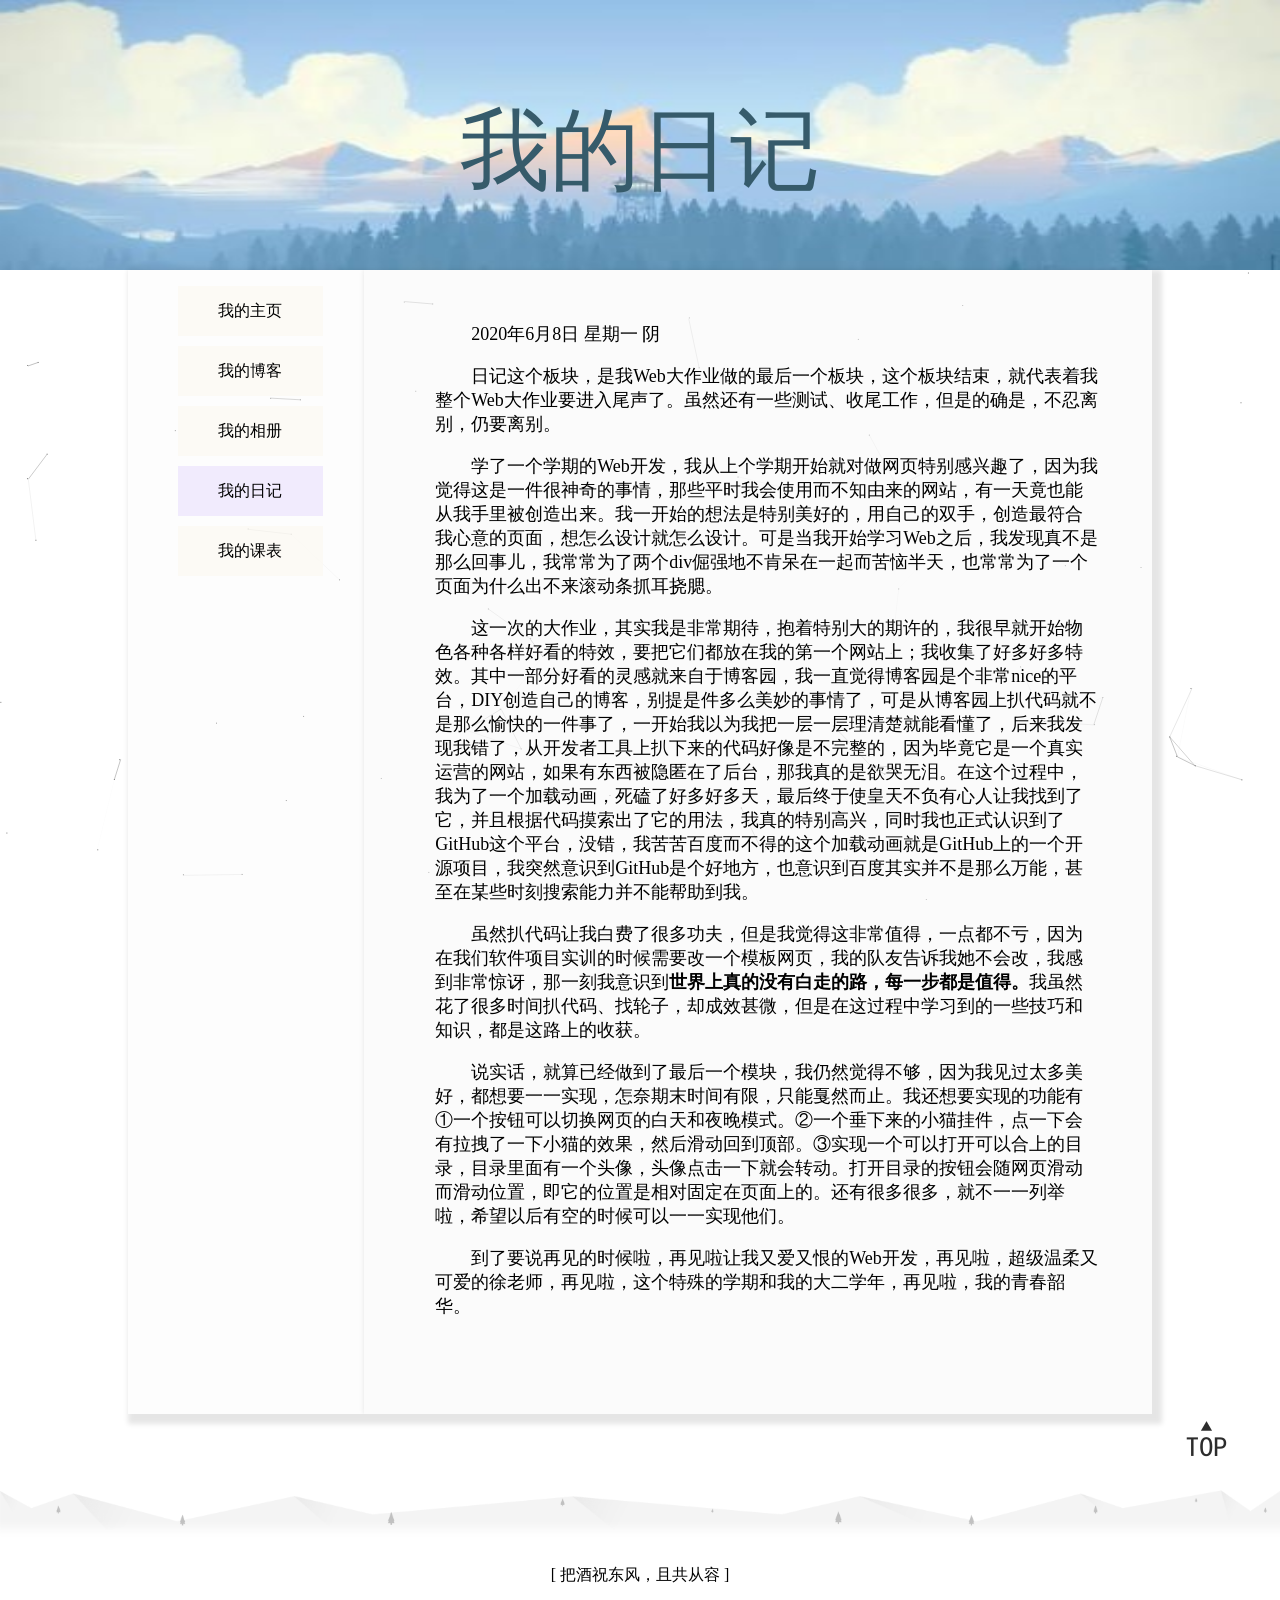
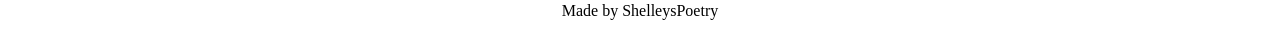
<file: myDairyContent.html>
<!DOCTYPE html
	PUBLIC "-//W3C//DTD XHTML 1.0 Transitional//EN" "http://www.w3.org/TR/xhtml1/DTD/xhtml1-transitional.dtd">
<html xmlns="http://www.w3.org/1999/xhtml">

<head>
	<meta http-equiv="Content-Type" content="text/html; charset=utf-8" />
	<title>( •̀ ω •́ )ShelleysPoetry的日记</title>
	<link rel="stylesheet" type="text/css" href="css/stylesheet.css" />
	<link rel="icon" href="images/logo.png" sizes="35*35">

	<style>
		.target {
			width: 500px;
			height: 300px;
			overflow: hidden;
			position: relative;
			margin: 0 auto;
		}

		.target img {
			margin: 0 auto;
		}

		#格言 {
			font-family: "楷体";
			font-size: 18px;
		}
	</style>
	<script src="js/jquery.js"></script>
	<script>
		function scrollTo(ele, speed) {
			if (!speed) speed = 800;
			if (!ele) {
				$("html,body").animate({ scrollTop: 0 }, speed);
			} else {
				$("html,body").animate({ scrollTop: $(ele).offset().top }, speed);
			}
			return false;
		}
	</script>
</head>

<body style="margin:0%; text-align:center;">
	<!-- /线条随鼠标移动-->
	<script>
		!function () {

			function n(n, e, t) {

				return n.getAttribute(e) || t

			}

			function e(n) {

				return document.getElementsByTagName(n)

			}

			function t() {

				var t = e("script"), o = t.length, i = t[o - 1];

				return {

					l: o, z: n(i, "zIndex", -1), o: n(i, "opacity", .5), c: n(i, "color", "0,0,0"), n: n(i, "count", 99)

				}

			}

			function o() {

				a = m.width = window.innerWidth || document.documentElement.clientWidth || document.body.clientWidth,

					c = m.height = window.innerHeight || document.documentElement.clientHeight || document.body.clientHeight

			}

			function i() {

				r.clearRect(0, 0, a, c);

				var n, e, t, o, m, l;

				s.forEach(function (i, x) {

					for (i.x += i.xa, i.y += i.ya, i.xa *= i.x > a || i.x < 0 ? -1 : 1, i.ya *= i.y > c || i.y < 0 ? -1 : 1, r.fillRect(i.x - .5, i.y - .5, 1, 1), e = x + 1; e < u.length; e++)n = u[e],

						null !== n.x && null !== n.y && (o = i.x - n.x, m = i.y - n.y,

							l = o * o + m * m, l < n.max && (n === y && l >= n.max / 2 && (i.x -= .03 * o, i.y -= .03 * m),

								t = (n.max - l) / n.max, r.beginPath(), r.lineWidth = t / 2, r.strokeStyle = "rgba(" + d.c + "," + (t + .2) + ")", r.moveTo(i.x, i.y), r.lineTo(n.x, n.y), r.stroke()))

				}),

					x(i)

			}

			var a, c, u, m = document.createElement("canvas"),

				d = t(), l = "c_n" + d.l, r = m.getContext("2d"),

				x = window.requestAnimationFrame || window.webkitRequestAnimationFrame || window.mozRequestAnimationFrame || window.oRequestAnimationFrame || window.msRequestAnimationFrame ||

					function (n) {

						window.setTimeout(n, 1e3 / 45)

					},

				w = Math.random, y = { x: null, y: null, max: 2e4 }; m.id = l, m.style.cssText = "position:fixed;top:0;left:0;z-index:" + d.z + ";opacity:" + d.o, e("body")[0].appendChild(m), o(), window.onresize = o,

					window.onmousemove = function (n) {

						n = n || window.event, y.x = n.clientX, y.y = n.clientY

					},

					window.onmouseout = function () {

						y.x = null, y.y = null

					};

			for (var s = [], f = 0; d.n > f; f++) {

				var h = w() * a, g = w() * c, v = 2 * w() - 1, p = 2 * w() - 1; s.push({ x: h, y: g, xa: v, ya: p, max: 6e3 })

			}

			u = s.concat([y]),

				setTimeout(function () { i() }, 100)

		}();
	</script>
	<!-- /线条随鼠标移动-->

	<!-- /失去焦点Title变化 -->
	<script>
		document.addEventListener('visibilitychange', function () {
			var isHidden = document.hidden;
			if (isHidden) {
				document.title = '(oﾟvﾟ)ノ Hi( •̀ ω •́ )AnranWu的主页';
			}
			else {
				document.title = '( •̀ ω •́ )AnranWu的主页';
			}
		});
	</script>
	<!-- /失去焦点Title变化 -->

	<!-- /看板娘-->
	<script src="https://eqcn.ajz.miesnfu.com/wp-content/plugins/wp-3d-pony/live2dw/lib/L2Dwidget.min.js"></script>
	<script>
		L2Dwidget.init({
			"model": {
				//jsonpath控制显示那个小萝莉模型，下面这个就是我觉得最可爱的小萝莉模型，替换时后面名字也要替换掉
				jsonPath: "https://unpkg.com/live2d-widget-model-koharu@1.0.5/assets/koharu.model.json",
				"scale": 1
			},
			"display": {
				"position": "left", //看板娘的表现位置
				"width": 80,  //小萝莉的宽度
				"height": 160, //小萝莉的高度
				"hOffset": 0,
				"vOffset": -20
			},
			"mobile": {
				"show": true,
				"scale": 0.5
			},
			"react": {
				"opacityDefault": 0.7,
				"opacityOnHover": 0.2
			}
		});
	</script>
	<!-- /看板娘-->
	<a id="gotomain"></a>
	<div class="other-header" style="background-image:url(images/页首图片/山峰.jpg);">
		<p style="color:#365B6B;">我的日记</p>
	</div>

	<div id="main">
		<div id="catalogue">
			<ul>
				<li class="catalogue-li"><a href="index.html">我的主页</a></li>
				<li class="catalogue-li"><a href="myBlogs.html">我的博客</a></li>
				<li class="catalogue-li"><a href="myAlbum.html">我的相册</a></li>
				<li class="catalogue-li" style="background-color:rgba(237,228,254,0.7); font-family:'方正粗黑宋简体';"><a
						href="myDairy.html">我的日记</a></li>
				<li class="catalogue-li"><a href="myTimetable.html">我的课表</a></li>
			</ul>

		</div>

		<div id="main-show">
			<p>&nbsp;</p>
			<p class="content">2020年6月8日 星期一 阴</p>
			<p class="content">日记这个板块，是我Web大作业做的最后一个板块，这个板块结束，就代表着我整个Web大作业要进入尾声了。虽然还有一些测试、收尾工作，但是的确是，不忍离别，仍要离别。</p>
			<p class="content">
				学了一个学期的Web开发，我从上个学期开始就对做网页特别感兴趣了，因为我觉得这是一件很神奇的事情，那些平时我会使用而不知由来的网站，有一天竟也能从我手里被创造出来。我一开始的想法是特别美好的，用自己的双手，创造最符合我心意的页面，想怎么设计就怎么设计。可是当我开始学习Web之后，我发现真不是那么回事儿，我常常为了两个div倔强地不肯呆在一起而苦恼半天，也常常为了一个页面为什么出不来滚动条抓耳挠腮。
			</p>
			<p class="content">
				这一次的大作业，其实我是非常期待，抱着特别大的期许的，我很早就开始物色各种各样好看的特效，要把它们都放在我的第一个网站上；我收集了好多好多特效。其中一部分好看的灵感就来自于博客园，我一直觉得博客园是个非常nice的平台，DIY创造自己的博客，别提是件多么美妙的事情了，可是从博客园上扒代码就不是那么愉快的一件事了，一开始我以为我把一层一层理清楚就能看懂了，后来我发现我错了，从开发者工具上扒下来的代码好像是不完整的，因为毕竟它是一个真实运营的网站，如果有东西被隐匿在了后台，那我真的是欲哭无泪。在这个过程中，我为了一个加载动画，死磕了好多好多天，最后终于使皇天不负有心人让我找到了它，并且根据代码摸索出了它的用法，我真的特别高兴，同时我也正式认识到了GitHub这个平台，没错，我苦苦百度而不得的这个加载动画就是GitHub上的一个开源项目，我突然意识到GitHub是个好地方，也意识到百度其实并不是那么万能，甚至在某些时刻搜索能力并不能帮助到我。
			</p>
			<p class="content">虽然扒代码让我白费了很多功夫，但是我觉得这非常值得，一点都不亏，因为在我们软件项目实训的时候需要改一个模板网页，我的队友告诉我她不会改，我感到非常惊讶，那一刻我意识到<span
					style="font-weight:bold; font-family:'华文新魏';">世界上真的没有白走的路，每一步都是值得。</span>我虽然花了很多时间扒代码、找轮子，却成效甚微，但是在这过程中学习到的一些技巧和知识，都是这路上的收获。
			</p>
			<p class="content">
				说实话，就算已经做到了最后一个模块，我仍然觉得不够，因为我见过太多美好，都想要一一实现，怎奈期末时间有限，只能戛然而止。我还想要实现的功能有①一个按钮可以切换网页的白天和夜晚模式。②一个垂下来的小猫挂件，点一下会有拉拽了一下小猫的效果，然后滑动回到顶部。③实现一个可以打开可以合上的目录，目录里面有一个头像，头像点击一下就会转动。打开目录的按钮会随网页滑动而滑动位置，即它的位置是相对固定在页面上的。还有很多很多，就不一一列举啦，希望以后有空的时候可以一一实现他们。
			</p>
			<p class="content">到了要说再见的时候啦，再见啦让我又爱又恨的Web开发，再见啦，超级温柔又可爱的徐老师，再见啦，这个特殊的学期和我的大二学年，再见啦，我的青春韶华。</p>
			<p class="content">&nbsp;</p>
			<p class="content">&nbsp;</p>
		</div>

	</div>
	<div style="width:100%;">
		<div style="float:left;">
		</div>

		<div style="float:right"><img src="images/backToTop.png" width="50%" onclick="scrollTo('#gotomain',800);"
				style="cursor:pointer;" />
		</div>
	</div>
	<div id="footer">
		<img src="images/foot.png" width="100%" height="100%" />
		<p id="yewei" style="text-align:center; font-family:'华文新魏';">[ 把酒祝东风，且共从容 ]</p>
		<p style="text-align:center; font-family:'华文新魏';">Made by ShelleysPoetry</p>
	</div>
	<SCRIPT language=javascript>
		<!-
		var timer1;
		
		var txt=new Array(17);
			txt[0]="[ 明日之我，胸中有丘壑，立马振山河。 ]";
			txt[1]="[ 能够让你后悔的，从来不是你做过的事，而是你想做却没有去做的事。 ]";
			txt[2]="[ 小时候觉得开心就好，现在也是。 ]";
			txt[3]="[ 欲买桂花同载酒，终不似，少年游 ]";
			txt[4]="[ 聚是一团火，散是满天星 ]";
			txt[5]="[ 你来人间一趟，你要看看太阳 ]";
			txt[6]="[ 人之所以孤独，是因为要和某个人相遇。 ]";
			txt[7]="[ 把酒祝东风，且共从容。 ——欧阳修 ]";
			txt[8]="[ 每个人都会死去，但并不是每个人都真正活过。 ]";
			txt[9]="[ 人生碌碌，竞短论长，却不道荣枯有数，得失难量 ]";
			txt[10]="[ 总之岁月漫长，然而值得等待 ]";
			txt[11]="[ 关山难越，谁悲失路之人？萍水相逢，尽是他乡之客。 ]";
			txt[12]="[ 所有快乐，无需假装，此生尽兴，赤诚善良 ]";
			txt[13]="[ 为你，千千万万遍。 ]";
			txt[14]="[ 埋骨何须桑梓地，人生无处不青山 ]";
			txt[15]="[ 于浩歌狂热之际寒，于天上看见深渊，于一切眼中看见无所有，于无处希望中得救。 ]";
			txt[16]="[ 人生最好的三个词：久别重逢 失而复得 虚惊一场 ]";
		timer1 = setInterval("myval()",4000);
		function myval()
		{
			var rnd=Math.floor(Math.random()*17);
			window.document.getElementById("yewei").innerHTML=txt[rnd];
		}
		 ->
	</SCRIPT>
</body>

</html>
</file>
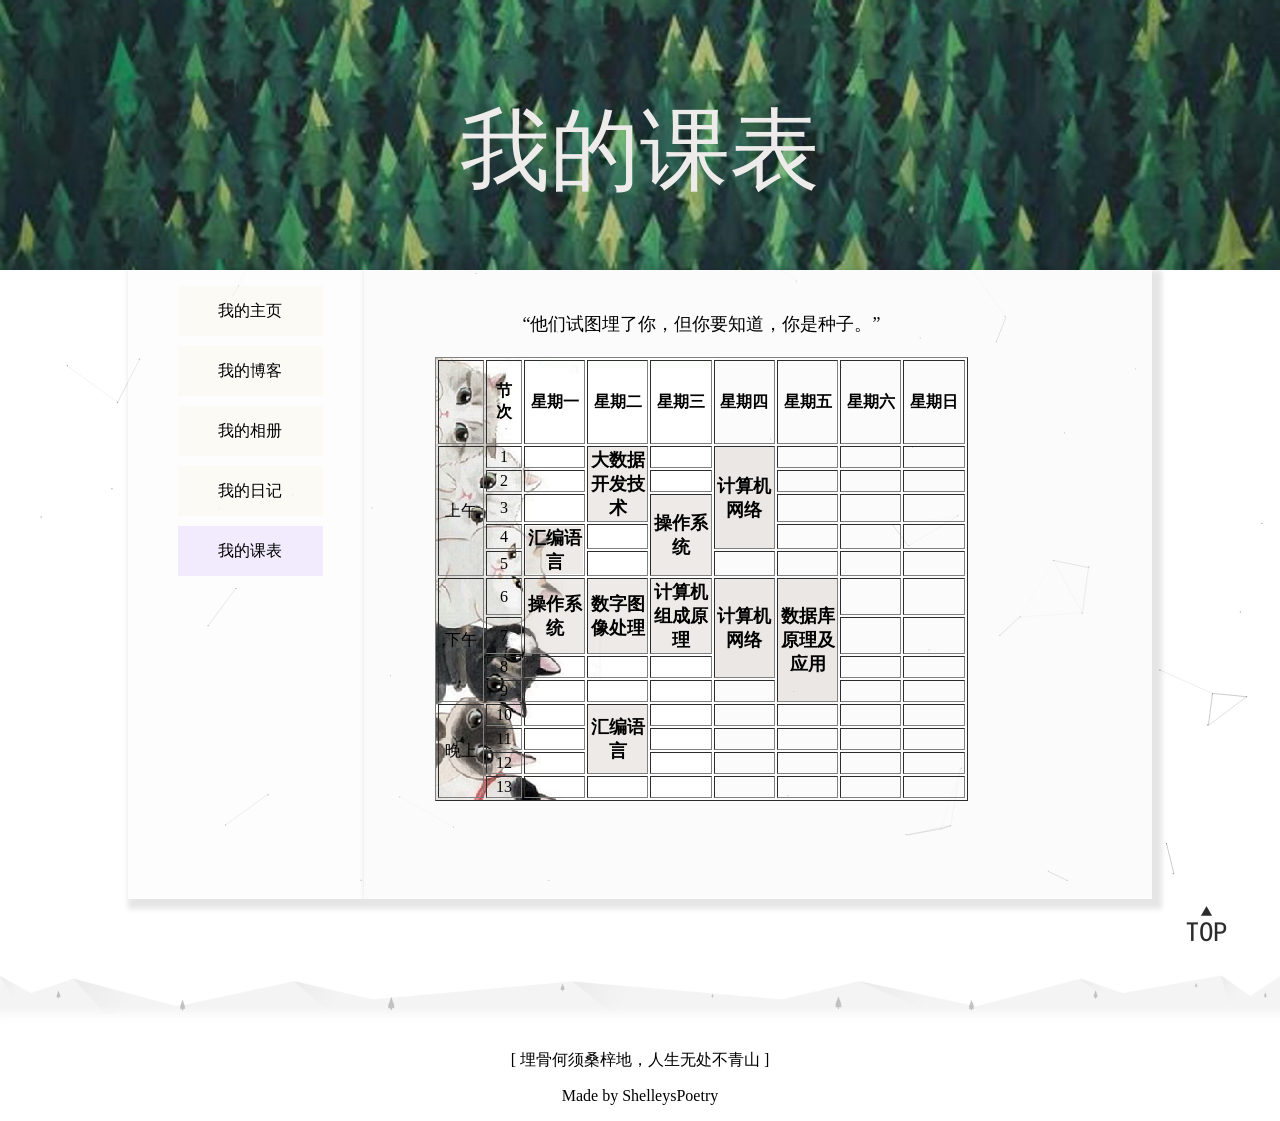
<file: myTimetable.html>
<!DOCTYPE html
  PUBLIC "-//W3C//DTD XHTML 1.0 Transitional//EN" "http://www.w3.org/TR/xhtml1/DTD/xhtml1-transitional.dtd">
<html xmlns="http://www.w3.org/1999/xhtml">

<head>
  <meta http-equiv="Content-Type" content="text/html; charset=utf-8" />
  <title>( •̀ ω •́ )ShelleysPoetry的课表</title>
  <link rel="stylesheet" type="text/css" href="css/stylesheet.css" />
  <link rel="icon" href="images/logo.png" sizes="35*35">

  <style>
    .target {
      width: 500px;
      height: 300px;
      overflow: hidden;
      position: relative;
      margin: 0 auto;
    }

    .target img {
      margin: 0 auto;
    }

    #格言 {
      font-family: "楷体";
      font-size: 18px;
    }
  </style>
  <script src="js/jquery.js"></script>
  <script>
    function scrollTo(ele, speed) {
      if (!speed) speed = 800;
      if (!ele) {
        $("html,body").animate({ scrollTop: 0 }, speed);
      } else {
        $("html,body").animate({ scrollTop: $(ele).offset().top }, speed);
      }
      return false;
    }
  </script>
</head>

<body style="margin:0%; text-align:center;">
  <!-- /线条随鼠标移动-->
  <script>
    !function () {

      function n(n, e, t) {

        return n.getAttribute(e) || t

      }

      function e(n) {

        return document.getElementsByTagName(n)

      }

      function t() {

        var t = e("script"), o = t.length, i = t[o - 1];

        return {

          l: o, z: n(i, "zIndex", -1), o: n(i, "opacity", .5), c: n(i, "color", "0,0,0"), n: n(i, "count", 99)

        }

      }

      function o() {

        a = m.width = window.innerWidth || document.documentElement.clientWidth || document.body.clientWidth,

          c = m.height = window.innerHeight || document.documentElement.clientHeight || document.body.clientHeight

      }

      function i() {

        r.clearRect(0, 0, a, c);

        var n, e, t, o, m, l;

        s.forEach(function (i, x) {

          for (i.x += i.xa, i.y += i.ya, i.xa *= i.x > a || i.x < 0 ? -1 : 1, i.ya *= i.y > c || i.y < 0 ? -1 : 1, r.fillRect(i.x - .5, i.y - .5, 1, 1), e = x + 1; e < u.length; e++)n = u[e],

            null !== n.x && null !== n.y && (o = i.x - n.x, m = i.y - n.y,

              l = o * o + m * m, l < n.max && (n === y && l >= n.max / 2 && (i.x -= .03 * o, i.y -= .03 * m),

                t = (n.max - l) / n.max, r.beginPath(), r.lineWidth = t / 2, r.strokeStyle = "rgba(" + d.c + "," + (t + .2) + ")", r.moveTo(i.x, i.y), r.lineTo(n.x, n.y), r.stroke()))

        }),

          x(i)

      }

      var a, c, u, m = document.createElement("canvas"),

        d = t(), l = "c_n" + d.l, r = m.getContext("2d"),

        x = window.requestAnimationFrame || window.webkitRequestAnimationFrame || window.mozRequestAnimationFrame || window.oRequestAnimationFrame || window.msRequestAnimationFrame ||

          function (n) {

            window.setTimeout(n, 1e3 / 45)

          },

        w = Math.random, y = { x: null, y: null, max: 2e4 }; m.id = l, m.style.cssText = "position:fixed;top:0;left:0;z-index:" + d.z + ";opacity:" + d.o, e("body")[0].appendChild(m), o(), window.onresize = o,

          window.onmousemove = function (n) {

            n = n || window.event, y.x = n.clientX, y.y = n.clientY

          },

          window.onmouseout = function () {

            y.x = null, y.y = null

          };

      for (var s = [], f = 0; d.n > f; f++) {

        var h = w() * a, g = w() * c, v = 2 * w() - 1, p = 2 * w() - 1; s.push({ x: h, y: g, xa: v, ya: p, max: 6e3 })

      }

      u = s.concat([y]),

        setTimeout(function () { i() }, 100)

    }();
  </script>
  <!-- /线条随鼠标移动-->

  <!-- /失去焦点Title变化 -->
  <script>
    document.addEventListener('visibilitychange', function () {
      var isHidden = document.hidden;
      if (isHidden) {
        document.title = '(oﾟvﾟ)ノ Hi( •̀ ω •́ )AnranWu的主页';
      }
      else {
        document.title = '( •̀ ω •́ )AnranWu的主页';
      }
    });
  </script>
  <!-- /失去焦点Title变化 -->

  <!-- /看板娘-->
  <script src="https://eqcn.ajz.miesnfu.com/wp-content/plugins/wp-3d-pony/live2dw/lib/L2Dwidget.min.js"></script>
  <script>
    L2Dwidget.init({
      "model": {
        //jsonpath控制显示那个小萝莉模型，下面这个就是我觉得最可爱的小萝莉模型，替换时后面名字也要替换掉
        jsonPath: "https://unpkg.com/live2d-widget-model-koharu@1.0.5/assets/koharu.model.json",
        "scale": 1
      },
      "display": {
        "position": "left", //看板娘的表现位置
        "width": 80,  //小萝莉的宽度
        "height": 160, //小萝莉的高度
        "hOffset": 0,
        "vOffset": -20
      },
      "mobile": {
        "show": true,
        "scale": 0.5
      },
      "react": {
        "opacityDefault": 0.7,
        "opacityOnHover": 0.2
      }
    });
  </script>
  <!-- /看板娘-->
  <a id="gotomain"></a>
  <div class="other-header" style="background-image:url(images/页首图片/叶子.jpg);">
    <p>我的课表</p>
  </div>

  <div id="main">
    <div id="catalogue">
      <ul>
        <li class="catalogue-li"><a href="index.html">我的主页</a></li>
        <li class="catalogue-li"><a href="myBlogs.html">我的博客</a></li>
        <li class="catalogue-li"><a href="myAlbum.html">我的相册</a></li>
        <li class="catalogue-li"><a href="myDairy.html">我的日记</a></li>
        <li class="catalogue-li" style="background-color:rgba(237,228,254,0.7); font-family:'方正粗黑宋简体';"><a
            href="myTimetable.html">我的课表</a></li>
      </ul>

    </div>

    <div id="main-show">
      <table width="80%" border="1" background="images/猫咪咪.jpg" style="background-repeat:no-repeat;">
        <caption id="geyan">
          <br />

          <br />
          “他们试图埋了你，但你要知道，你是种子。”<br />
          <br />
        </caption>
        <tr>
          <th height="80" scope="col">
            <div align="center"></div>
          </th>
          <th height="80" scope="col">
            <div align="center" class="表格抬头">节次</div>
          </th>
          <th height="80" scope="col">
            <div align="center" class="表格抬头">星期一</div>
          </th>
          <th height="80" scope="col">
            <div align="center" class="表格抬头">星期二</div>
          </th>
          <th height="80" scope="col">
            <div align="center" class="表格抬头">星期三</div>
          </th>
          <th height="80" scope="col">
            <div align="center" class="表格抬头">星期四</div>
          </th>
          <th height="80" scope="col">
            <div align="center" class="表格抬头">星期五</div>
          </th>
          <th height="80" scope="col">
            <div align="center" class="表格抬头">星期六</div>
          </th>
          <th height="80" scope="col">
            <div align="center" class="表格抬头">星期日</div>
          </th>
        </tr>
        <tr>
          <td width="9%" rowspan="5" class="表格抬头">
            <div align="center">上午</div>
          </td>
          <td width="7%" height="0" class="表格抬头">
            <div align="center">1</div>
          </td>
          <td>
            <div align="center"></div>
          </td>
          <td width="12%" rowspan="3" class="课表内容">
            <div align="center">大数据开发技术</div>
            <div align="center"></div>
            <div align="center"></div>
          </td>
          <td width="12%">
            <div align="center"></div>
          </td>
          <td width="12%" rowspan="4" class="课表内容">
            <div align="center">计算机网络</div>
            <div align="center"></div>
            <div align="center"></div>
            <div align="center"></div>
          </td>
          <td width="12%">
            <div align="center"></div>
          </td>
          <td width="12%">
            <div align="center"></div>
          </td>
          <td width="12%">
            <div align="center"></div>
          </td>
        </tr>
        <tr>
          <td width="7%" height="0" class="表格抬头">
            <div align="center">2</div>
          </td>
          <td>
            <div align="center"></div>
          </td>
          <td width="12%">
            <div align="center"></div>
          </td>
          <td width="12%">
            <div align="center"></div>
          </td>
          <td width="12%">
            <div align="center"></div>
          </td>
          <td width="12%">
            <div align="center"></div>
          </td>
        </tr>
        <tr>
          <td width="7%" height="0" class="表格抬头">
            <div align="center">3</div>
          </td>
          <td>
            <div align="center"></div>
          </td>
          <td width="12%" rowspan="3" class="课表内容">
            <div align="center">操作系统</div>
            <div align="center"></div>
            <div align="center"></div>
          </td>
          <td width="12%">
            <div align="center"></div>
          </td>
          <td width="12%">
            <div align="center"></div>
          </td>
          <td width="12%">
            <div align="center"></div>
          </td>
        </tr>
        <tr>
          <td width="7%" height="0" class="表格抬头">
            <div align="center">4</div>
          </td>
          <td rowspan="2">
            <div align="center" class="课表内容">汇编语言</div>
            <div align="center"></div>
          </td>
          <td width="12%">
            <div align="center"></div>
          </td>
          <td width="12%">
            <div align="center"></div>
          </td>
          <td width="12%">
            <div align="center"></div>
          </td>
          <td width="12%">
            <div align="center"></div>
          </td>
        </tr>
        <tr>
          <td width="7%" height="0" class="表格抬头">
            <div align="center">5</div>
          </td>
          <td width="12%">
            <div align="center"></div>
          </td>
          <td width="12%">
            <div align="center"></div>
          </td>
          <td width="12%">
            <div align="center"></div>
          </td>
          <td width="12%">
            <div align="center"></div>
          </td>
          <td width="12%">
            <div align="center"></div>
          </td>
        </tr>
        <tr>
          <td width="9%" rowspan="4" class="表格抬头">
            <div align="center">下午</div>
          </td>
          <td width="7%" height="0" class="表格抬头">
            <div align="center">6</div>
          </td>
          <td rowspan="2" class="课表内容">
            <div align="center">操作系统</div>
            <div align="center"></div>
          </td>
          <td width="12%" rowspan="2" class="课表内容">
            <div align="center">数字图像处理</div>
            <div align="center"></div>
          </td>
          <td width="12%" rowspan="2" class="课表内容">
            <div align="center">计算机组成原理</div>
            <div align="center"></div>
          </td>
          <td width="12%" rowspan="3" class="课表内容">
            <div align="center">计算机网络</div>
            <div align="center"></div>
            <div align="center"></div>
          </td>
          <td width="12%" rowspan="4" class="课表内容">
            <div align="center">数据库原理及应用</div>
            <div align="center"></div>
            <div align="center"></div>
            <div align="center"></div>
          </td>
          <td width="12%">
            <div align="center"></div>
          </td>
          <td width="12%">
            <div align="center"></div>
          </td>
        </tr>
        <tr>
          <td width="7%" height="0" class="表格抬头">
            <div align="center">7</div>
          </td>
          <td width="12%">
            <div align="center"></div>
          </td>
          <td width="12%">
            <div align="center"></div>
          </td>
        </tr>
        <tr>
          <td width="7%" height="0" class="表格抬头">
            <div align="center">8</div>
          </td>
          <td>
            <div align="center"></div>
          </td>
          <td width="12%">
            <div align="center"></div>
          </td>
          <td width="12%">
            <div align="center"></div>
          </td>
          <td width="12%">
            <div align="center"></div>
          </td>
          <td width="12%">
            <div align="center"></div>
          </td>
        </tr>
        <tr>
          <td width="7%" height="0" class="表格抬头">
            <div align="center">9</div>
          </td>
          <td>
            <div align="center"></div>
          </td>
          <td width="12%">
            <div align="center"></div>
          </td>
          <td width="12%">
            <div align="center"></div>
          </td>
          <td width="12%">
            <div align="center"></div>
          </td>
          <td width="12%">
            <div align="center"></div>
          </td>
          <td width="12%">
            <div align="center"></div>
          </td>
        </tr>
        <tr>
          <td width="9%" rowspan="5" class="表格抬头">
            <div align="center">晚上</div>
            <div align="center"></div>
            <div align="center"></div>
            <div align="center"></div>
          </td>
          <td width="7%" height="0" class="表格抬头">
            <div align="center">10</div>
          </td>
          <td>
            <div align="center"></div>
          </td>
          <td width="12%" rowspan="3" class="课表内容">
            <div align="center">汇编语言</div>
            <div align="center"></div>
            <div align="center"></div>
          </td>
          <td width="12%">
            <div align="center"></div>
          </td>
          <td width="12%">
            <div align="center"></div>
          </td>
          <td width="12%">
            <div align="center"></div>
          </td>
          <td width="12%">
            <div align="center"></div>
          </td>
          <td width="12%">
            <div align="center"></div>
          </td>
        </tr>
        <tr>
          <td width="7%" height="0" class="表格抬头">
            <div align="center">11</div>
          </td>
          <td>
            <div align="center"></div>
          </td>
          <td width="12%">
            <div align="center"></div>
          </td>
          <td width="12%">
            <div align="center"></div>
          </td>
          <td width="12%">
            <div align="center"></div>
          </td>
          <td width="12%">
            <div align="center"></div>
          </td>
          <td width="12%">
            <div align="center"></div>
          </td>
        </tr>
        <tr>
          <td width="7%" height="0" class="表格抬头">
            <div align="center">12</div>
          </td>
          <td>
            <div align="center"></div>
          </td>
          <td width="12%">
            <div align="center"></div>
          </td>
          <td width="12%">
            <div align="center"></div>
          </td>
          <td width="12%">
            <div align="center"></div>
          </td>
          <td width="12%">
            <div align="center"></div>
          </td>
          <td width="12%">
            <div align="center"></div>
          </td>
        </tr>

        <tr>
          <td width="7%" height="0" class="表格抬头">
            <div align="center">13</div>
          </td>
          <td>
            <div align="center"></div>
          </td>
          <td width="12%">
            <div align="center"></div>
          </td>
          <td width="12%">
            <div align="center"></div>
          </td>
          <td width="12%">
            <div align="center"></div>
          </td>
          <td width="12%">
            <div align="center"></div>
          </td>
          <td width="12%">
            <div align="center"></div>
          </td>
          <td width="12%">
            <div align="center"></div>
          </td>
        </tr>

      </table>
      <table width="100%" height="98" border="0">
        <tr>
          <th scope="col">&nbsp;</th>
        </tr>
      </table>
    </div>

  </div>
  <div style="width:100%;">
    <div style="float:left;">
    </div>

    <div style="float:right"><img src="images/backToTop.png" width="50%" onclick="scrollTo('#gotomain',800);"
        style="cursor:pointer;" />
    </div>
  </div>
  <div id="footer">
    <img src="images/foot.png" width="100%" height="100%" />
    <p id="yewei" style="text-align:center; font-family:'华文新魏';">[ 埋骨何须桑梓地，人生无处不青山 ]</p>
    <p style="text-align:center; font-family:'华文新魏';">Made by ShelleysPoetry</p>
  </div>
  <SCRIPT language=javascript>
    <!-
    var timer1;
  	
    var txt=new Array(17);
      txt[0]="[ 明日之我，胸中有丘壑，立马振山河。 ]";
      txt[1]="[ 能够让你后悔的，从来不是你做过的事，而是你想做却没有去做的事。 ]";
      txt[2]="[ 小时候觉得开心就好，现在也是。 ]";
      txt[3]="[ 欲买桂花同载酒，终不似，少年游 ]";
      txt[4]="[ 聚是一团火，散是满天星 ]";
      txt[5]="[ 你来人间一趟，你要看看太阳 ]";
      txt[6]="[ 人之所以孤独，是因为要和某个人相遇。 ]";
      txt[7]="[ 把酒祝东风，且共从容。 ——欧阳修 ]";
      txt[8]="[ 每个人都会死去，但并不是每个人都真正活过。 ]";
      txt[9]="[ 人生碌碌，竞短论长，却不道荣枯有数，得失难量 ]";
      txt[10]="[ 总之岁月漫长，然而值得等待 ]";
      txt[11]="[ 关山难越，谁悲失路之人？萍水相逢，尽是他乡之客。 ]";
      txt[12]="[ 所有快乐，无需假装，此生尽兴，赤诚善良 ]";
      txt[13]="[ 为你，千千万万遍。 ]";
      txt[14]="[ 埋骨何须桑梓地，人生无处不青山 ]";
      txt[15]="[ 于浩歌狂热之际寒，于天上看见深渊，于一切眼中看见无所有，于无处希望中得救。 ]";
      txt[16]="[ 人生最好的三个词：久别重逢 失而复得 虚惊一场 ]";
    timer1 = setInterval("myval()",4000);
    function myval()
    {
      var rnd=Math.floor(Math.random()*17);
      window.document.getElementById("yewei").innerHTML=txt[rnd];
    }
     ->
  </SCRIPT>
</body>

</html>
</file>
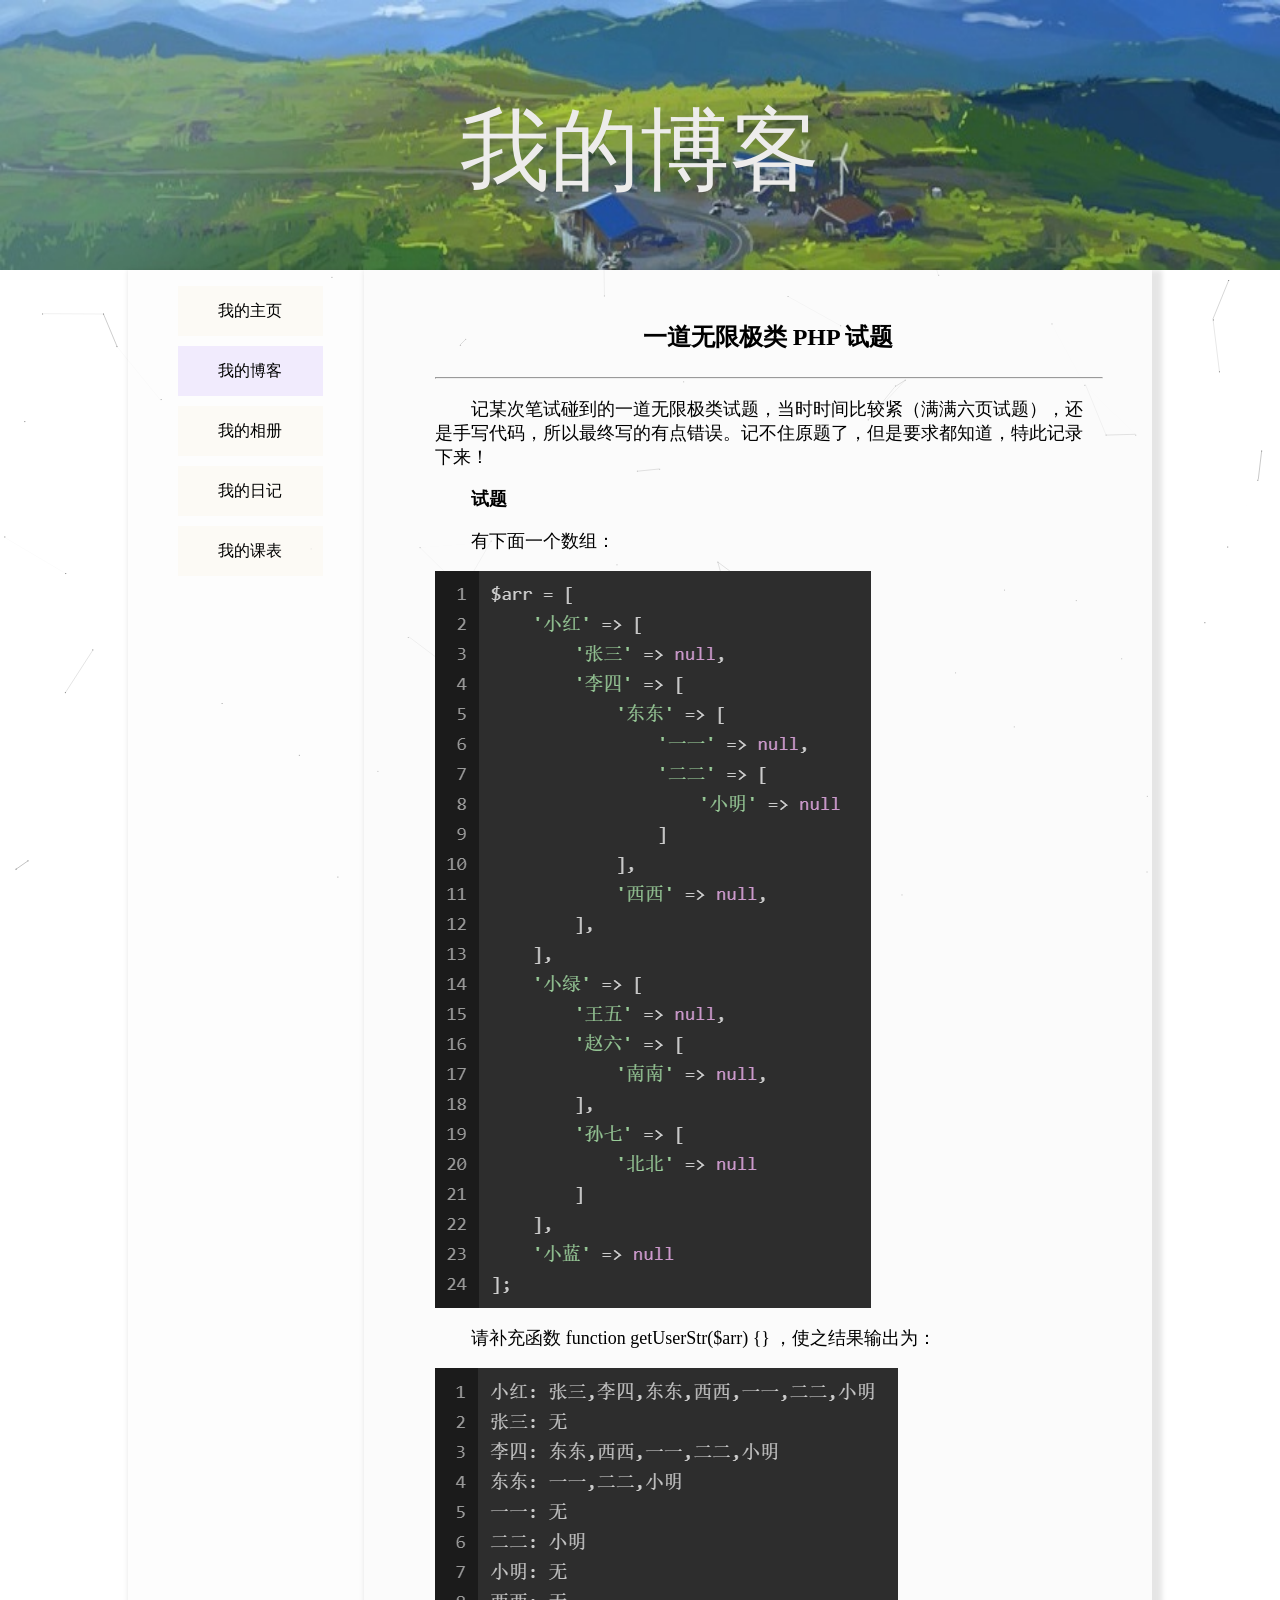
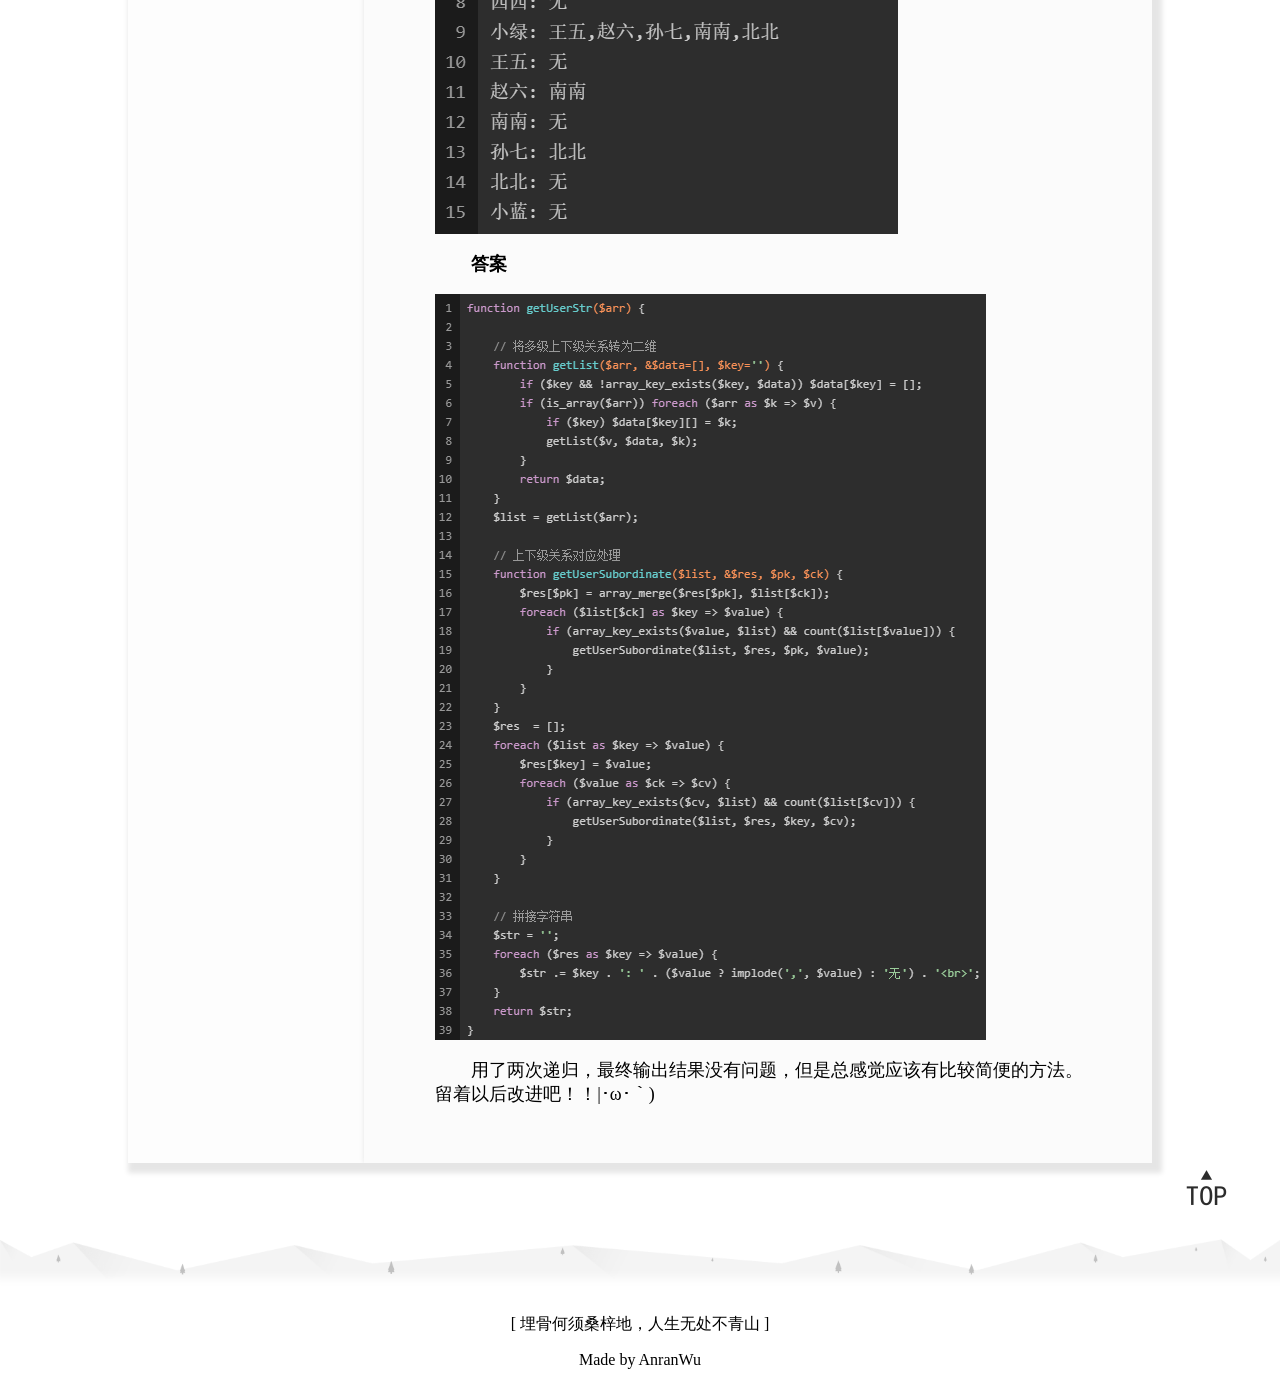
<file: blogs/blog1.html>
<!DOCTYPE html PUBLIC "-//W3C//DTD XHTML 1.0 Transitional//EN" "http://www.w3.org/TR/xhtml1/DTD/xhtml1-transitional.dtd">
<html xmlns="http://www.w3.org/1999/xhtml">
<head>
	<meta http-equiv="Content-Type" content="text/html; charset=utf-8" />
	<title>( •̀ ω •́ )AnranWu的博客</title>
	<link rel="stylesheet" type="text/css" href="../css/stylesheet.css" />
	<link rel="icon" href="../images/logo.png" sizes="35*35">

	<script src="../js/jquery.js"></script>
	<script>
		function scrollTo(ele, speed)
		{
			if(!speed) speed = 800;
			if(!ele)
			{
				$("html,body").animate({scrollTop:0},speed);
			}
			else
			{
				$("html,body").animate({scrollTop:$(ele).offset().top},speed);
			}
			return false;
		}
	</script>
</head>

<body style="margin:0%; text-align:center;">
<!-- /线条随鼠标移动--> 
<script>
	!function(){
	
	function n(n,e,t){
	
	return n.getAttribute(e)||t
	
	}
	
	function e(n){
	
	return document.getElementsByTagName(n)
	
	}
	
	function t(){
	
	var t=e("script"),o=t.length,i=t[o-1];
	
	return{
	
	l:o,z:n(i,"zIndex",-1),o:n(i,"opacity",.5),c:n(i,"color","0,0,0"),n:n(i,"count",99)
	
	}
	
	}
	
	function o(){
	
	a=m.width=window.innerWidth||document.documentElement.clientWidth||document.body.clientWidth,
	
	c=m.height=window.innerHeight||document.documentElement.clientHeight||document.body.clientHeight
	
	}
	
	function i(){
	
	r.clearRect(0,0,a,c);
	
	var n,e,t,o,m,l;
	
	s.forEach(function(i,x){
	
	for(i.x+=i.xa,i.y+=i.ya,i.xa*=i.x>a||i.x<0?-1:1,i.ya*=i.y>c||i.y<0?-1:1,r.fillRect(i.x-.5,i.y-.5,1,1),e=x+1;e<u.length;e++)n=u[e],
	
	null!==n.x&&null!==n.y&&(o=i.x-n.x,m=i.y-n.y,
	
	l=o*o+m*m,l<n.max&&(n===y&&l>=n.max/2&&(i.x-=.03*o,i.y-=.03*m),
	
	t=(n.max-l)/n.max,r.beginPath(),r.lineWidth=t/2,r.strokeStyle="rgba("+d.c+","+(t+.2)+")",r.moveTo(i.x,i.y),r.lineTo(n.x,n.y),r.stroke()))
	
	}),
	
	x(i)
	
	}
	
	var a,c,u,m=document.createElement("canvas"),
	
	d=t(),l="c_n"+d.l,r=m.getContext("2d"),
	
	x=window.requestAnimationFrame||window.webkitRequestAnimationFrame||window.mozRequestAnimationFrame||window.oRequestAnimationFrame||window.msRequestAnimationFrame||
	
	function(n){
	
	window.setTimeout(n,1e3/45)
	
	},
	
	w=Math.random,y={x:null,y:null,max:2e4};m.id=l,m.style.cssText="position:fixed;top:0;left:0;z-index:"+d.z+";opacity:"+d.o,e("body")[0].appendChild(m),o(),window.onresize=o,
	
	window.onmousemove=function(n){
	
	n=n||window.event,y.x=n.clientX,y.y=n.clientY
	
	},
	
	window.onmouseout=function(){
	
	y.x=null,y.y=null
	
	};
	
	for(var s=[],f=0;d.n>f;f++){
	
	var h=w()*a,g=w()*c,v=2*w()-1,p=2*w()-1;s.push({x:h,y:g,xa:v,ya:p,max:6e3})
	
	}
	
	u=s.concat([y]),
	
	setTimeout(function(){i()},100)
	
	}();
</script>
<!-- /线条随鼠标移动--> 

<!-- /失去焦点Title变化 --> 
<script>
     	document.addEventListener('visibilitychange', function() 
		{
			var isHidden = document.hidden;
			if (isHidden) 
			{
				document.title = '(oﾟvﾟ)ノ Hi( •̀ ω •́ )AnranWu的主页';
			} 
			else 
			{
				document.title = '( •̀ ω •́ )AnranWu的主页';
			}
     	});
	</script> 
<!-- /失去焦点Title变化 -->

<!-- /看板娘-->
<script src="https://eqcn.ajz.miesnfu.com/wp-content/plugins/wp-3d-pony/live2dw/lib/L2Dwidget.min.js"></script>
<script>
    L2Dwidget.init({
        "model": {
            //jsonpath控制显示那个小萝莉模型，下面这个就是我觉得最可爱的小萝莉模型，替换时后面名字也要替换掉
            jsonPath: "https://unpkg.com/live2d-widget-model-koharu@1.0.5/assets/koharu.model.json",
            "scale": 1
        },
        "display": {
            "position": "left", //看板娘的表现位置
            "width": 80,  //小萝莉的宽度
            "height": 160, //小萝莉的高度
            "hOffset": 0,
            "vOffset": -20
        },
        "mobile": {
            "show": true,
            "scale": 0.5
        },
        "react": {
            "opacityDefault": 0.7,
            "opacityOnHover": 0.2
        }
    });
</script>
<!-- /看板娘-->
<a id="gotomain"></a>
<div class="other-header" style="background-image:url(../images/页首图片/草原.jpg);">
        <p>我的博客</p>
    </div>

	
    <div id="main">
        <div id="catalogue">
         	<ul>
            	<li class="catalogue-li"><a href="../index.html">我的主页</a></li>
              	<li class="catalogue-li" style="background-color:rgba(237,228,254,0.7); font-family:'方正粗黑宋简体';"><a href="../myBlogs.html">我的博客</a></li>
               	<li class="catalogue-li"><a href="../myAlbum.html">我的相册</a></li>
              	<li class="catalogue-li"><a href="../myDairy.html">我的日记</a></li>
               	<li class="catalogue-li"><a href="../myTimetable.html">我的课表</a></li>
          	</ul>
            
       	</div>
            
           
        <div id="main-show">
        
        	<div class="title">
        	    <p><br />
                <a href="blog1.html" style="cursor:pointer;">
        	    一道无限极类 PHP 试题</a></p>
                <hr style="width:100%;" />
        	</div>
        <p class="content">记某次笔试碰到的一道无限极类试题，当时时间比较紧（满满六页试题），还是手写代码，所以最终写的有点错误。记不住原题了，但是要求都知道，特此记录下来！</p>
        
        <p class="weight-bold">试题</p>
        <p class="content">有下面一个数组：</p>
        <img src="../images/博客图片/1-1.png"  />
        
        <p class="content">请补充函数 function getUserStr($arr) {} ，使之结果输出为：</p>
        
        <img src="../images/博客图片/1-2.png" />
        
        <p class="weight-bold">答案</p>
        
        <img src="../images/博客图片/1-3.png" />
        
        <p class="content">用了两次递归，最终输出结果没有问题，但是总感觉应该有比较简便的方法。留着以后改进吧！！|･ω･｀)</p>
        <p class="content">&nbsp;</p>
        
       	</div>         
	</div>
    <div style="width:100%;">
    	<div style="float:left;">
        </div>
        
     	<div style="float:right"><img src="../images/backToTop.png" width="50%" onclick="scrollTo('#gotomain',800);" style="cursor:pointer;"/>
        </div>   
   	</div>        
    <div id="footer">
      	<img src="../images/foot.png"  width="100%" height="100%"/>
        <p id="yewei" style="text-align:center; font-family:'华文新魏';">[ 埋骨何须桑梓地，人生无处不青山 ]</p>    
            <p style="text-align:center; font-family:'华文新魏';">Made by AnranWu</p>  
</div>
<SCRIPT language=javascript>
	<!--
	var timer1;
	
	var txt=new Array(17);
		txt[0]="[ 明日之我，胸中有丘壑，立马振山河。 ]";
		txt[1]="[ 能够让你后悔的，从来不是你做过的事，而是你想做却没有去做的事。 ]";
		txt[2]="[ 小时候觉得开心就好，现在也是。 ]";
		txt[3]="[ 欲买桂花同载酒，终不似，少年游 ]";
		txt[4]="[ 聚是一团火，散是满天星 ]";
		txt[5]="[ 你来人间一趟，你要看看太阳 ]";
		txt[6]="[ 人之所以孤独，是因为要和某个人相遇。 ]";
		txt[7]="[ 把酒祝东风，且共从容。 ——欧阳修 ]";
		txt[8]="[ 每个人都会死去，但并不是每个人都真正活过。 ]";
		txt[9]="[ 人生碌碌，竞短论长，却不道荣枯有数，得失难量 ]";
		txt[10]="[ 总之岁月漫长，然而值得等待 ]";
		txt[11]="[ 关山难越，谁悲失路之人？萍水相逢，尽是他乡之客。 ]";
		txt[12]="[ 所有快乐，无需假装，此生尽兴，赤诚善良 ]";
		txt[13]="[ 为你，千千万万遍。 ]";
		txt[14]="[ 埋骨何须桑梓地，人生无处不青山 ]";
		txt[15]="[ 于浩歌狂热之际寒，于天上看见深渊，于一切眼中看见无所有，于无处希望中得救。 ]";
		txt[16]="[ 人生最好的三个词：久别重逢 失而复得 虚惊一场 ]";
	timer1 = setInterval("myval()",4000);
	function myval()
	{
		var rnd=Math.floor(Math.random()*17);
		window.document.getElementById("yewei").innerHTML=txt[rnd];
	}
	-->
</SCRIPT>
</body>
</html>
</file>
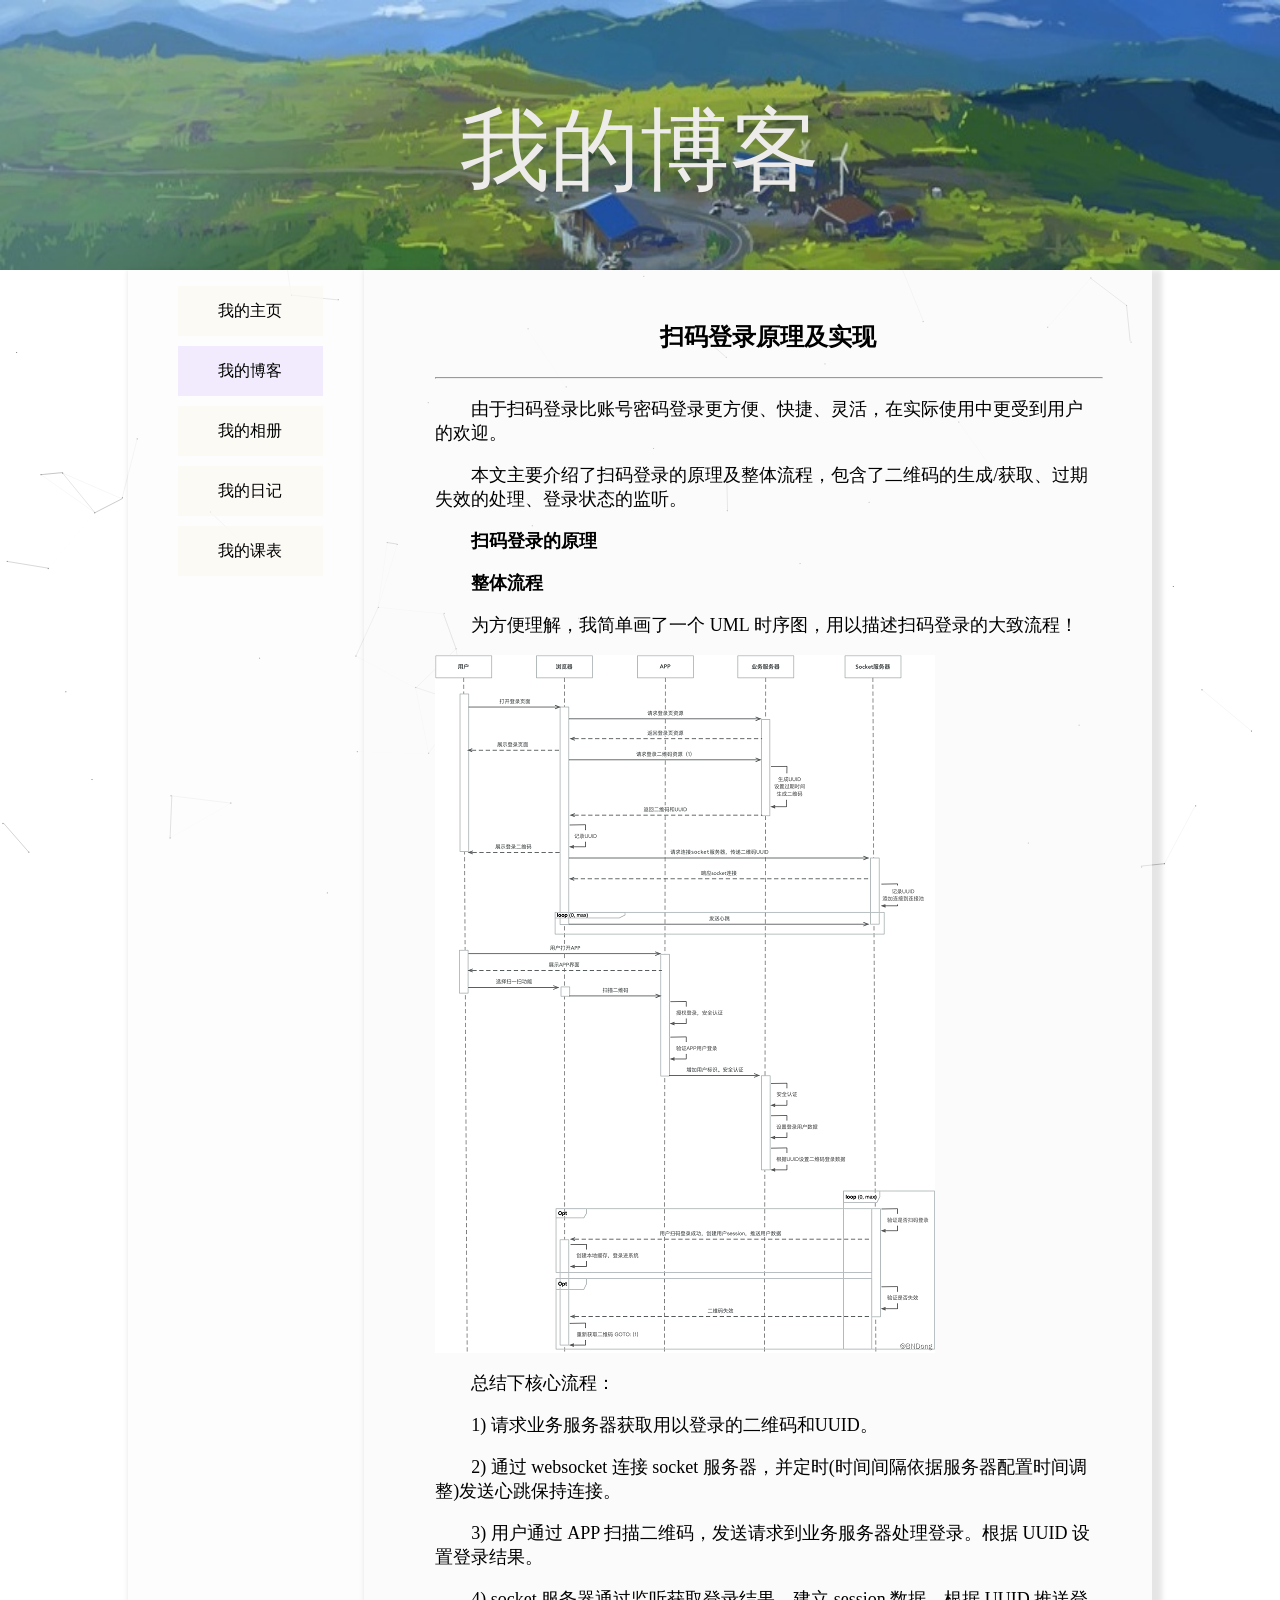
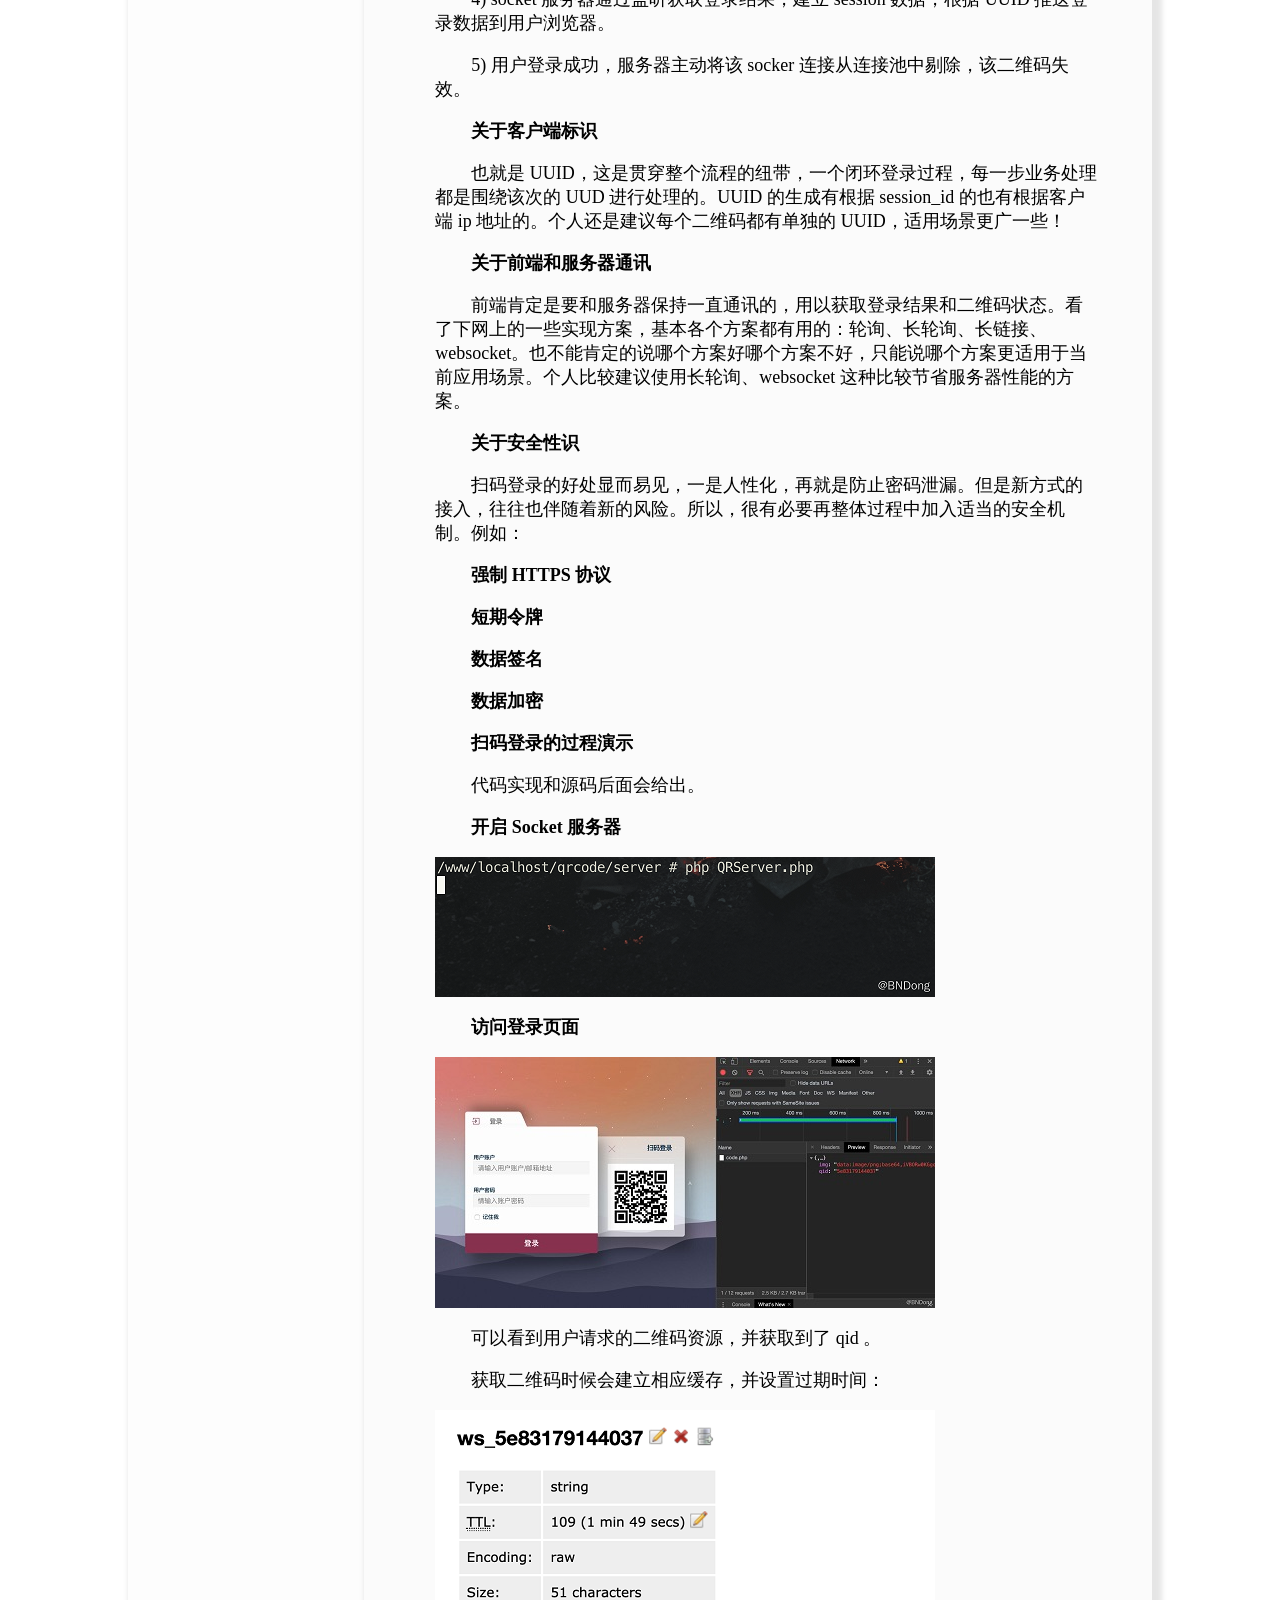
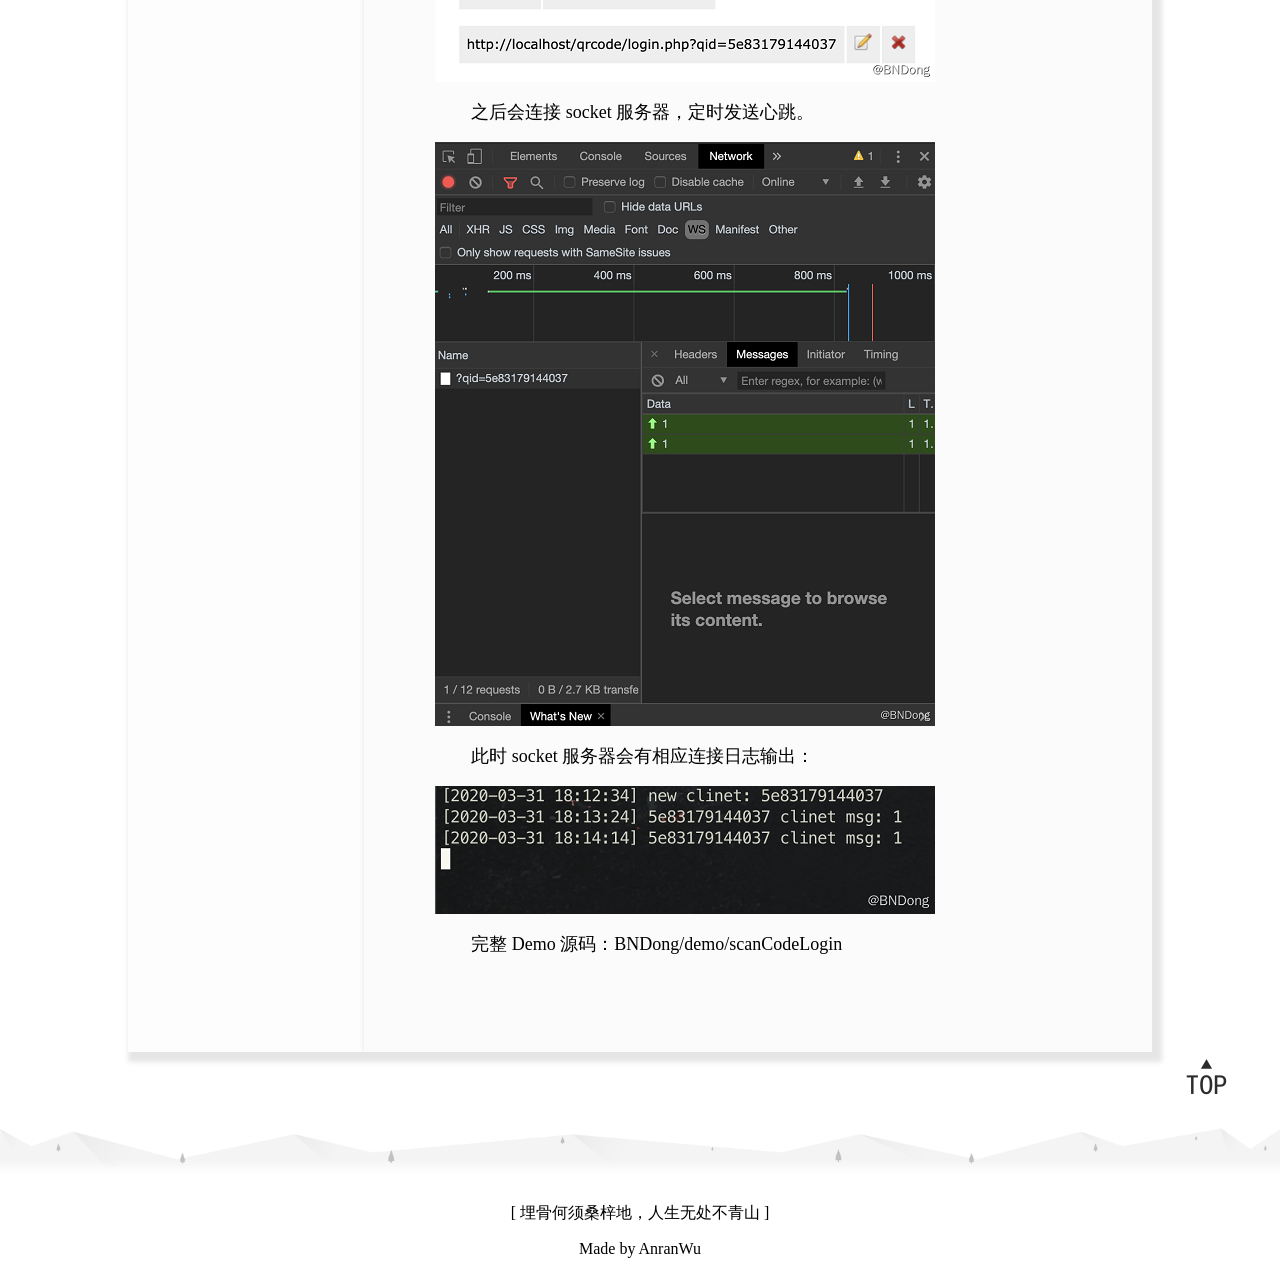
<file: blogs/blog2.html>
<!DOCTYPE html PUBLIC "-//W3C//DTD XHTML 1.0 Transitional//EN" "http://www.w3.org/TR/xhtml1/DTD/xhtml1-transitional.dtd">
<html xmlns="http://www.w3.org/1999/xhtml">
<head>
	<meta http-equiv="Content-Type" content="text/html; charset=utf-8" />
	<title>( •̀ ω •́ )AnranWu的博客</title>
	<link rel="stylesheet" type="text/css" href="../css/stylesheet.css" />
	<link rel="icon" href="../images/logo.png" sizes="35*35">
	
    
	<script src="../js/jquery.js"></script>
    
    <!-- /点击滑动效果--> 
	<script>
    function scrollTo(ele, speed)
	{
        if(!speed) speed = 800;
        if(!ele)
		{
            $("html,body").animate({scrollTop:0},speed);
        }
		else
		{
            $("html,body").animate({scrollTop:$(ele).offset().top},speed);
        }
        return false;
    }
    </script>
    <!-- /点击滑动效果--> 
    
</head>

<body style="margin:0%; text-align:center;">
<!-- /线条随鼠标移动--> 
<script>
	!function(){
	
	function n(n,e,t){
	
	return n.getAttribute(e)||t
	
	}
	
	function e(n){
	
	return document.getElementsByTagName(n)
	
	}
	
	function t(){
	
	var t=e("script"),o=t.length,i=t[o-1];
	
	return{
	
	l:o,z:n(i,"zIndex",-1),o:n(i,"opacity",.5),c:n(i,"color","0,0,0"),n:n(i,"count",99)
	
	}
	
	}
	
	function o(){
	
	a=m.width=window.innerWidth||document.documentElement.clientWidth||document.body.clientWidth,
	
	c=m.height=window.innerHeight||document.documentElement.clientHeight||document.body.clientHeight
	
	}
	
	function i(){
	
	r.clearRect(0,0,a,c);
	
	var n,e,t,o,m,l;
	
	s.forEach(function(i,x){
	
	for(i.x+=i.xa,i.y+=i.ya,i.xa*=i.x>a||i.x<0?-1:1,i.ya*=i.y>c||i.y<0?-1:1,r.fillRect(i.x-.5,i.y-.5,1,1),e=x+1;e<u.length;e++)n=u[e],
	
	null!==n.x&&null!==n.y&&(o=i.x-n.x,m=i.y-n.y,
	
	l=o*o+m*m,l<n.max&&(n===y&&l>=n.max/2&&(i.x-=.03*o,i.y-=.03*m),
	
	t=(n.max-l)/n.max,r.beginPath(),r.lineWidth=t/2,r.strokeStyle="rgba("+d.c+","+(t+.2)+")",r.moveTo(i.x,i.y),r.lineTo(n.x,n.y),r.stroke()))
	
	}),
	
	x(i)
	
	}
	
	var a,c,u,m=document.createElement("canvas"),
	
	d=t(),l="c_n"+d.l,r=m.getContext("2d"),
	
	x=window.requestAnimationFrame||window.webkitRequestAnimationFrame||window.mozRequestAnimationFrame||window.oRequestAnimationFrame||window.msRequestAnimationFrame||
	
	function(n){
	
	window.setTimeout(n,1e3/45)
	
	},
	
	w=Math.random,y={x:null,y:null,max:2e4};m.id=l,m.style.cssText="position:fixed;top:0;left:0;z-index:"+d.z+";opacity:"+d.o,e("body")[0].appendChild(m),o(),window.onresize=o,
	
	window.onmousemove=function(n){
	
	n=n||window.event,y.x=n.clientX,y.y=n.clientY
	
	},
	
	window.onmouseout=function(){
	
	y.x=null,y.y=null
	
	};
	
	for(var s=[],f=0;d.n>f;f++){
	
	var h=w()*a,g=w()*c,v=2*w()-1,p=2*w()-1;s.push({x:h,y:g,xa:v,ya:p,max:6e3})
	
	}
	
	u=s.concat([y]),
	
	setTimeout(function(){i()},100)
	
	}();
</script>
<!-- /线条随鼠标移动--> 

<!-- /失去焦点Title变化 --> 
<script>
     	document.addEventListener('visibilitychange', function() 
		{
			var isHidden = document.hidden;
			if (isHidden) 
			{
				document.title = '(oﾟvﾟ)ノ Hi( •̀ ω •́ )AnranWu的主页';
			} 
			else 
			{
				document.title = '( •̀ ω •́ )AnranWu的主页';
			}
     	});
	</script> 
<!-- /失去焦点Title变化 -->

<!-- /看板娘-->
<script src="https://eqcn.ajz.miesnfu.com/wp-content/plugins/wp-3d-pony/live2dw/lib/L2Dwidget.min.js"></script>
<script>
    L2Dwidget.init({
        "model": {
            //jsonpath控制显示那个小萝莉模型，下面这个就是我觉得最可爱的小萝莉模型，替换时后面名字也要替换掉
            jsonPath: "https://unpkg.com/live2d-widget-model-koharu@1.0.5/assets/koharu.model.json",
            "scale": 1
        },
        "display": {
            "position": "left", //看板娘的表现位置
            "width": 80,  //小萝莉的宽度
            "height": 160, //小萝莉的高度
            "hOffset": 0,
            "vOffset": -20
        },
        "mobile": {
            "show": true,
            "scale": 0.5
        },
        "react": {
            "opacityDefault": 0.7,
            "opacityOnHover": 0.2
        }
    });
</script>
<!-- /看板娘-->
<a id="gotomain"></a>
	<div class="other-header" style="background-image:url(../images/页首图片/草原.jpg);">
        <p>我的博客</p>
    </div>
    
    
	
    
    <div id="main">
        <div id="catalogue">
         	<ul>
            	<li class="catalogue-li"><a href="../index.html">我的主页</a></li>
              	<li class="catalogue-li"  style="background-color:rgba(237,228,254,0.7); font-family:'方正粗黑宋简体';"><a href="../myBlogs.html">我的博客</a></li>
               	<li class="catalogue-li"><a href="../myAlbum.html">我的相册</a></li>
              	<li class="catalogue-li"><a href="../myDairy.html">我的日记</a></li>
               	<li class="catalogue-li"><a href="../myTimetable.html">我的课表</a></li>
          	</ul>
            
       	</div>
            
           
        <div id="main-show">
        	<div class="title">
        	    <p><br />
       	    <a href="blog2.html" style="cursor:pointer;">扫码登录原理及实现</a></p>
                <hr style="width:100%;" />
        	</div>
            <p class="content">由于扫码登录比账号密码登录更方便、快捷、灵活，在实际使用中更受到用户的欢迎。</p>
            <p class="content">本文主要介绍了扫码登录的原理及整体流程，包含了二维码的生成/获取、过期失效的处理、登录状态的监听。</p>
            <p class="weight-bold">扫码登录的原理</p>
            <p class="weight-bold">整体流程</p>
            <p class="content">为方便理解，我简单画了一个 UML 时序图，用以描述扫码登录的大致流程！</p>
            <img src="../images/博客图片/2-1.png"  />
            
            <p class="content">总结下核心流程：</p>
    		<p class="content">
    1) 请求业务服务器获取用以登录的二维码和UUID。</p>
    		<p class="content">
    2) 通过 websocket 连接 socket 服务器，并定时(时间间隔依据服务器配置时间调整)发送心跳保持连接。</p>
    		<p class="content">
    3) 用户通过 APP 扫描二维码，发送请求到业务服务器处理登录。根据 UUID 设置登录结果。</p>
    		<p class="content">
    4) socket 服务器通过监听获取登录结果，建立 session 数据，根据 UUID 推送登录数据到用户浏览器。</p>
    		<p class="content">
    5) 用户登录成功，服务器主动将该 socker 连接从连接池中剔除，该二维码失效。</p>
            
            <p class="weight-bold">关于客户端标识</p>
            
            <p class="content">也就是 UUID，这是贯穿整个流程的纽带，一个闭环登录过程，每一步业务处理都是围绕该次的 UUD 进行处理的。UUID 的生成有根据 session_id 的也有根据客户端 ip 地址的。个人还是建议每个二维码都有单独的 UUID，适用场景更广一些！</p>
            
            <p class="weight-bold">关于前端和服务器通讯</p>
            
            <p class="content">前端肯定是要和服务器保持一直通讯的，用以获取登录结果和二维码状态。看了下网上的一些实现方案，基本各个方案都有用的：轮询、长轮询、长链接、websocket。也不能肯定的说哪个方案好哪个方案不好，只能说哪个方案更适用于当前应用场景。个人比较建议使用长轮询、websocket 这种比较节省服务器性能的方案。</p>
            
             <p class="weight-bold">关于安全性识</p>
            
            <p class="content">扫码登录的好处显而易见，一是人性化，再就是防止密码泄漏。但是新方式的接入，往往也伴随着新的风险。所以，很有必要再整体过程中加入适当的安全机制。例如：</p>
            
            <p class="weight-bold">强制 HTTPS 协议</p>
            <p class="weight-bold">短期令牌</p>
            <p class="weight-bold">数据签名</p>
            <p class="weight-bold">数据加密</p>
            
            <p class="weight-bold">扫码登录的过程演示</p>
            
            
    
    
            <p class="content">代码实现和源码后面会给出。</p>
            
            <p class="weight-bold">开启 Socket 服务器</p>
            <img src="../images/博客图片/2-2.png" />
            
            <p class="weight-bold">访问登录页面</p>
            
            <img src="../images/博客图片/2-3.png" />
            
            <p class="content">可以看到用户请求的二维码资源，并获取到了 qid 。</p>
            
            <p class="content">获取二维码时候会建立相应缓存，并设置过期时间：</p>
            
            <img src="../images/博客图片/2-4.png" />
            
            <p class="content">之后会连接 socket 服务器，定时发送心跳。</p>
            
            <img src="../images/博客图片/2-5.png" />
            
            <p class="content">此时 socket 服务器会有相应连接日志输出：</p>
            
            <img src="../images/博客图片/2-6.png" />
            
            <p class="content">完整 Demo 源码：BNDong/demo/scanCodeLogin</p>
            <p class="content">&nbsp;</p>
            <p class="content">&nbsp;</p>
       	</div>         
	</div>
    <div style="width:100%;">
    	<div style="float:left;">
        </div>
        
     	<div style="float:right"><img src="../images/backToTop.png" width="50%" onclick="scrollTo('#gotomain',800);" style="cursor:pointer;"/>
        </div>   
   	</div>        
    <div id="footer">
      	<img src="../images/foot.png"  width="100%" height="100%"/>
        <p id="yewei" style="text-align:center; font-family:'华文新魏';">[ 埋骨何须桑梓地，人生无处不青山 ]</p>    
            <p style="text-align:center; font-family:'华文新魏';">Made by AnranWu</p>  
    </div>
    <SCRIPT language=javascript>
	<!--
	var timer1;
	
	var txt=new Array(17);
		txt[0]="[ 明日之我，胸中有丘壑，立马振山河。 ]";
		txt[1]="[ 能够让你后悔的，从来不是你做过的事，而是你想做却没有去做的事。 ]";
		txt[2]="[ 小时候觉得开心就好，现在也是。 ]";
		txt[3]="[ 欲买桂花同载酒，终不似，少年游 ]";
		txt[4]="[ 聚是一团火，散是满天星 ]";
		txt[5]="[ 你来人间一趟，你要看看太阳 ]";
		txt[6]="[ 人之所以孤独，是因为要和某个人相遇。 ]";
		txt[7]="[ 把酒祝东风，且共从容。 ——欧阳修 ]";
		txt[8]="[ 每个人都会死去，但并不是每个人都真正活过。 ]";
		txt[9]="[ 人生碌碌，竞短论长，却不道荣枯有数，得失难量 ]";
		txt[10]="[ 总之岁月漫长，然而值得等待 ]";
		txt[11]="[ 关山难越，谁悲失路之人？萍水相逢，尽是他乡之客。 ]";
		txt[12]="[ 所有快乐，无需假装，此生尽兴，赤诚善良 ]";
		txt[13]="[ 为你，千千万万遍。 ]";
		txt[14]="[ 埋骨何须桑梓地，人生无处不青山 ]";
		txt[15]="[ 于浩歌狂热之际寒，于天上看见深渊，于一切眼中看见无所有，于无处希望中得救。 ]";
		txt[16]="[ 人生最好的三个词：久别重逢 失而复得 虚惊一场 ]";
	timer1 = setInterval("myval()",4000);
	function myval()
	{
		var rnd=Math.floor(Math.random()*17);
		window.document.getElementById("yewei").innerHTML=txt[rnd];
	}
	-->
</SCRIPT>
</body>
</html>
</file>
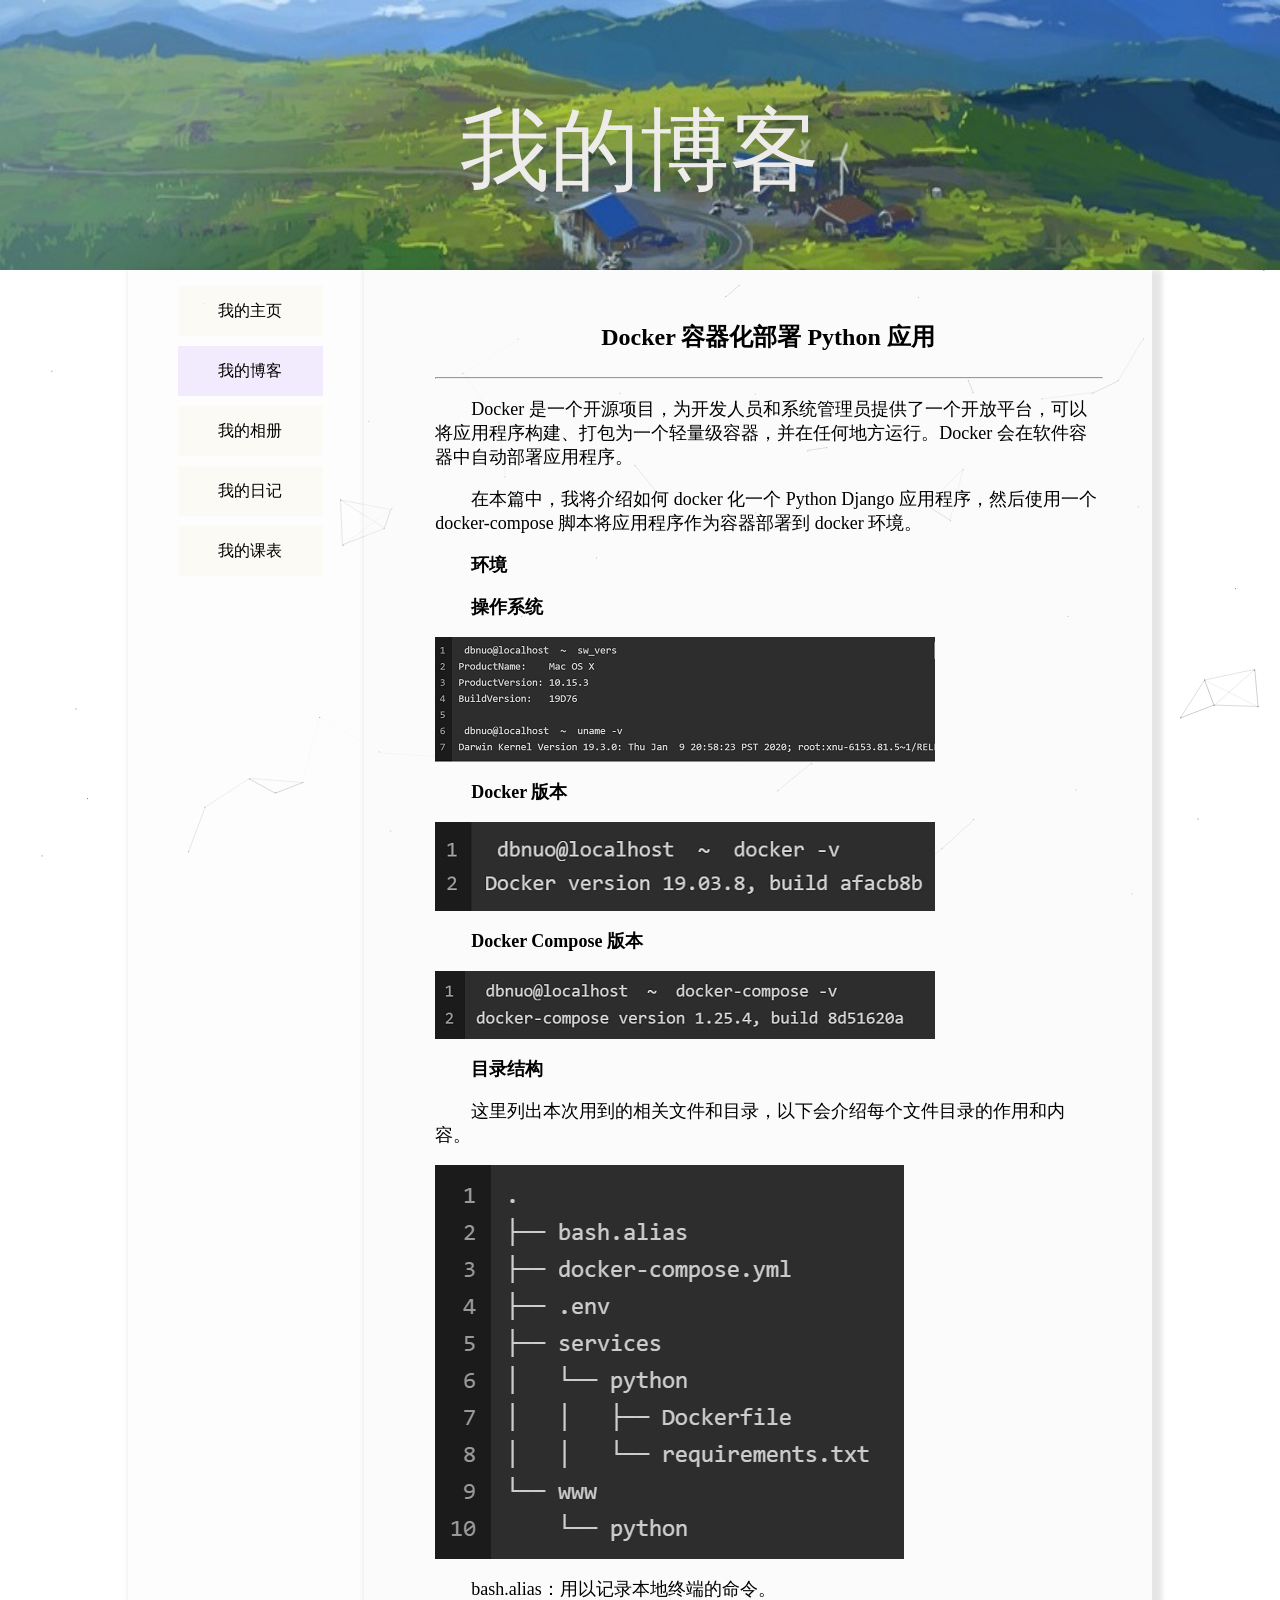
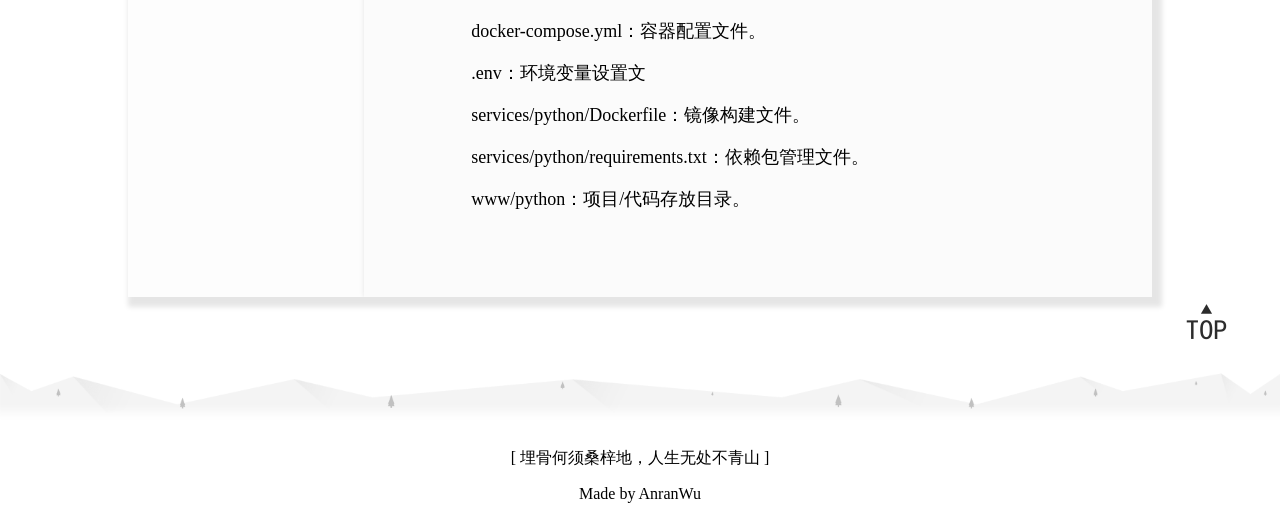
<file: blogs/blog3.html>
<!DOCTYPE html PUBLIC "-//W3C//DTD XHTML 1.0 Transitional//EN" "http://www.w3.org/TR/xhtml1/DTD/xhtml1-transitional.dtd">
<html xmlns="http://www.w3.org/1999/xhtml">
<head>
    <meta http-equiv="Content-Type" content="text/html; charset=utf-8" />
    <title>( •̀ ω •́ )AnranWu的博客</title>
    <link rel="stylesheet" type="text/css" href="../css/stylesheet.css" />
    <link rel="icon" href="../images/logo.png" sizes="35*35">
    
    <script src="../js/jquery.js"></script>
    <script>
		function scrollTo(ele, speed)
		{
			if(!speed) speed = 800;
			if(!ele){
				$("html,body").animate({scrollTop:0},speed);
			}
			else{
				$("html,body").animate({scrollTop:$(ele).offset().top},speed);
			}
			return false;
		}
    </script>
</head>

<body style="margin:0%; text-align:center;">
<!-- /线条随鼠标移动--> 
<script>
	!function(){
	
	function n(n,e,t){
	
	return n.getAttribute(e)||t
	
	}
	
	function e(n){
	
	return document.getElementsByTagName(n)
	
	}
	
	function t(){
	
	var t=e("script"),o=t.length,i=t[o-1];
	
	return{
	
	l:o,z:n(i,"zIndex",-1),o:n(i,"opacity",.5),c:n(i,"color","0,0,0"),n:n(i,"count",99)
	
	}
	
	}
	
	function o(){
	
	a=m.width=window.innerWidth||document.documentElement.clientWidth||document.body.clientWidth,
	
	c=m.height=window.innerHeight||document.documentElement.clientHeight||document.body.clientHeight
	
	}
	
	function i(){
	
	r.clearRect(0,0,a,c);
	
	var n,e,t,o,m,l;
	
	s.forEach(function(i,x){
	
	for(i.x+=i.xa,i.y+=i.ya,i.xa*=i.x>a||i.x<0?-1:1,i.ya*=i.y>c||i.y<0?-1:1,r.fillRect(i.x-.5,i.y-.5,1,1),e=x+1;e<u.length;e++)n=u[e],
	
	null!==n.x&&null!==n.y&&(o=i.x-n.x,m=i.y-n.y,
	
	l=o*o+m*m,l<n.max&&(n===y&&l>=n.max/2&&(i.x-=.03*o,i.y-=.03*m),
	
	t=(n.max-l)/n.max,r.beginPath(),r.lineWidth=t/2,r.strokeStyle="rgba("+d.c+","+(t+.2)+")",r.moveTo(i.x,i.y),r.lineTo(n.x,n.y),r.stroke()))
	
	}),
	
	x(i)
	
	}
	
	var a,c,u,m=document.createElement("canvas"),
	
	d=t(),l="c_n"+d.l,r=m.getContext("2d"),
	
	x=window.requestAnimationFrame||window.webkitRequestAnimationFrame||window.mozRequestAnimationFrame||window.oRequestAnimationFrame||window.msRequestAnimationFrame||
	
	function(n){
	
	window.setTimeout(n,1e3/45)
	
	},
	
	w=Math.random,y={x:null,y:null,max:2e4};m.id=l,m.style.cssText="position:fixed;top:0;left:0;z-index:"+d.z+";opacity:"+d.o,e("body")[0].appendChild(m),o(),window.onresize=o,
	
	window.onmousemove=function(n){
	
	n=n||window.event,y.x=n.clientX,y.y=n.clientY
	
	},
	
	window.onmouseout=function(){
	
	y.x=null,y.y=null
	
	};
	
	for(var s=[],f=0;d.n>f;f++){
	
	var h=w()*a,g=w()*c,v=2*w()-1,p=2*w()-1;s.push({x:h,y:g,xa:v,ya:p,max:6e3})
	
	}
	
	u=s.concat([y]),
	
	setTimeout(function(){i()},100)
	
	}();
</script>
<!-- /线条随鼠标移动--> 

<!-- /失去焦点Title变化 --> 
<script>
     	document.addEventListener('visibilitychange', function() 
		{
			var isHidden = document.hidden;
			if (isHidden) 
			{
				document.title = '(oﾟvﾟ)ノ Hi( •̀ ω •́ )AnranWu的主页';
			} 
			else 
			{
				document.title = '( •̀ ω •́ )AnranWu的主页';
			}
     	});
	</script> 
<!-- /失去焦点Title变化 -->

<!-- /看板娘-->
<script src="https://eqcn.ajz.miesnfu.com/wp-content/plugins/wp-3d-pony/live2dw/lib/L2Dwidget.min.js"></script>
<script>
    L2Dwidget.init({
        "model": {
            //jsonpath控制显示那个小萝莉模型，下面这个就是我觉得最可爱的小萝莉模型，替换时后面名字也要替换掉
            jsonPath: "https://unpkg.com/live2d-widget-model-koharu@1.0.5/assets/koharu.model.json",
            "scale": 1
        },
        "display": {
            "position": "left", //看板娘的表现位置
            "width": 80,  //小萝莉的宽度
            "height": 160, //小萝莉的高度
            "hOffset": 0,
            "vOffset": -20
        },
        "mobile": {
            "show": true,
            "scale": 0.5
        },
        "react": {
            "opacityDefault": 0.7,
            "opacityOnHover": 0.2
        }
    });
</script>
<!-- /看板娘-->
<a id="gotomain"></a>
	<div class="other-header" style="background-image:url(../images/页首图片/草原.jpg);">
        <p>我的博客</p>
    </div>
    
    
	
    
    <div id="main">
        <div id="catalogue">
         	<ul>
            	<li class="catalogue-li"><a href="../index.html">我的主页</a></li>
              	<li class="catalogue-li" style="background-color:rgba(237,228,254,0.7); font-family:'方正粗黑宋简体';"><a href="../myBlogs.html">我的博客</a></li>
               	<li class="catalogue-li"><a href="../myAlbum.html">我的相册</a></li>
              	<li class="catalogue-li"><a href="../myDairy.html">我的日记</a></li>
               	<li class="catalogue-li"><a href="../myTimetable.html">我的课表</a></li>
          	</ul>
            
       	</div>
            
           
        <div id="main-show">
        
        
        	<div class="title">
        	    <p><br /><a href="blog3.html" style="cursor:pointer;">Docker 容器化部署 Python 应用</a></p>
                <hr style="width:100%;" />
        	</div>
            <p class="content">Docker 是一个开源项目，为开发人员和系统管理员提供了一个开放平台，可以将应用程序构建、打包为一个轻量级容器，并在任何地方运行。Docker 会在软件容器中自动部署应用程序。</p>
            
            <p class="content">在本篇中，我将介绍如何 docker 化一个 Python Django 应用程序，然后使用一个 docker-compose 脚本将应用程序作为容器部署到 docker 环境。</p>
    
            <P class="weight-bold">环境</P>
            
            <p class="weight-bold">操作系统</p>
            
            <img src="../images/博客图片/3-1.png"  />
    
            <p class="weight-bold">Docker 版本</p>
            
            <img src="../images/博客图片/3-2.png"  />
            
            <p class="weight-bold">Docker Compose 版本</p>
            
            <img src="../images/博客图片/3-3.png"  />
            
            <p class="weight-bold">目录结构</p>
            
            
            
            <p class="content">这里列出本次用到的相关文件和目录，以下会介绍每个文件目录的作用和内容。</p>
            
             <img src="../images/博客图片/3-4.png"  />
            
            <p class="content">bash.alias：用以记录本地终端的命令。<p class="content"> docker-compose.yml：容器配置文件。</p>
        
              <p class="content">  .env：环境变量设置文</p>
              <p class="content">  services/python/Dockerfile：镜像构建文件。</p>
              <p class="content">  services/python/requirements.txt：依赖包管理文件。</p>
               <p class="content">www/python：项目/代码存放目录。</p>
            <p>&nbsp;</p>
            <p>&nbsp;</p>
        
       	</div>         
	</div>
    <div style="width:100%;">
    	<div style="float:left;">
        </div>
        
     	<div style="float:right"><img src="../images/backToTop.png" width="50%" onclick="scrollTo('#gotomain',800);" style="cursor:pointer;"/>
        </div>   
   	</div>        
    <div id="footer">
      	<img src="../images/foot.png"  width="100%" height="100%"/>
        <p id="yewei" style="text-align:center; font-family:'华文新魏';">[ 埋骨何须桑梓地，人生无处不青山 ]</p>    
            <p style="text-align:center; font-family:'华文新魏';">Made by AnranWu</p>  
    </div>
    <SCRIPT language=javascript>
	<!--
	var timer1;
	
	var txt=new Array(17);
		txt[0]="[ 明日之我，胸中有丘壑，立马振山河。 ]";
		txt[1]="[ 能够让你后悔的，从来不是你做过的事，而是你想做却没有去做的事。 ]";
		txt[2]="[ 小时候觉得开心就好，现在也是。 ]";
		txt[3]="[ 欲买桂花同载酒，终不似，少年游 ]";
		txt[4]="[ 聚是一团火，散是满天星 ]";
		txt[5]="[ 你来人间一趟，你要看看太阳 ]";
		txt[6]="[ 人之所以孤独，是因为要和某个人相遇。 ]";
		txt[7]="[ 把酒祝东风，且共从容。 ——欧阳修 ]";
		txt[8]="[ 每个人都会死去，但并不是每个人都真正活过。 ]";
		txt[9]="[ 人生碌碌，竞短论长，却不道荣枯有数，得失难量 ]";
		txt[10]="[ 总之岁月漫长，然而值得等待 ]";
		txt[11]="[ 关山难越，谁悲失路之人？萍水相逢，尽是他乡之客。 ]";
		txt[12]="[ 所有快乐，无需假装，此生尽兴，赤诚善良 ]";
		txt[13]="[ 为你，千千万万遍。 ]";
		txt[14]="[ 埋骨何须桑梓地，人生无处不青山 ]";
		txt[15]="[ 于浩歌狂热之际寒，于天上看见深渊，于一切眼中看见无所有，于无处希望中得救。 ]";
		txt[16]="[ 人生最好的三个词：久别重逢 失而复得 虚惊一场 ]";
	timer1 = setInterval("myval()",4000);
	function myval()
	{
		var rnd=Math.floor(Math.random()*17);
		window.document.getElementById("yewei").innerHTML=txt[rnd];
	}
	-->
</SCRIPT>
</body>
</html>
</file>
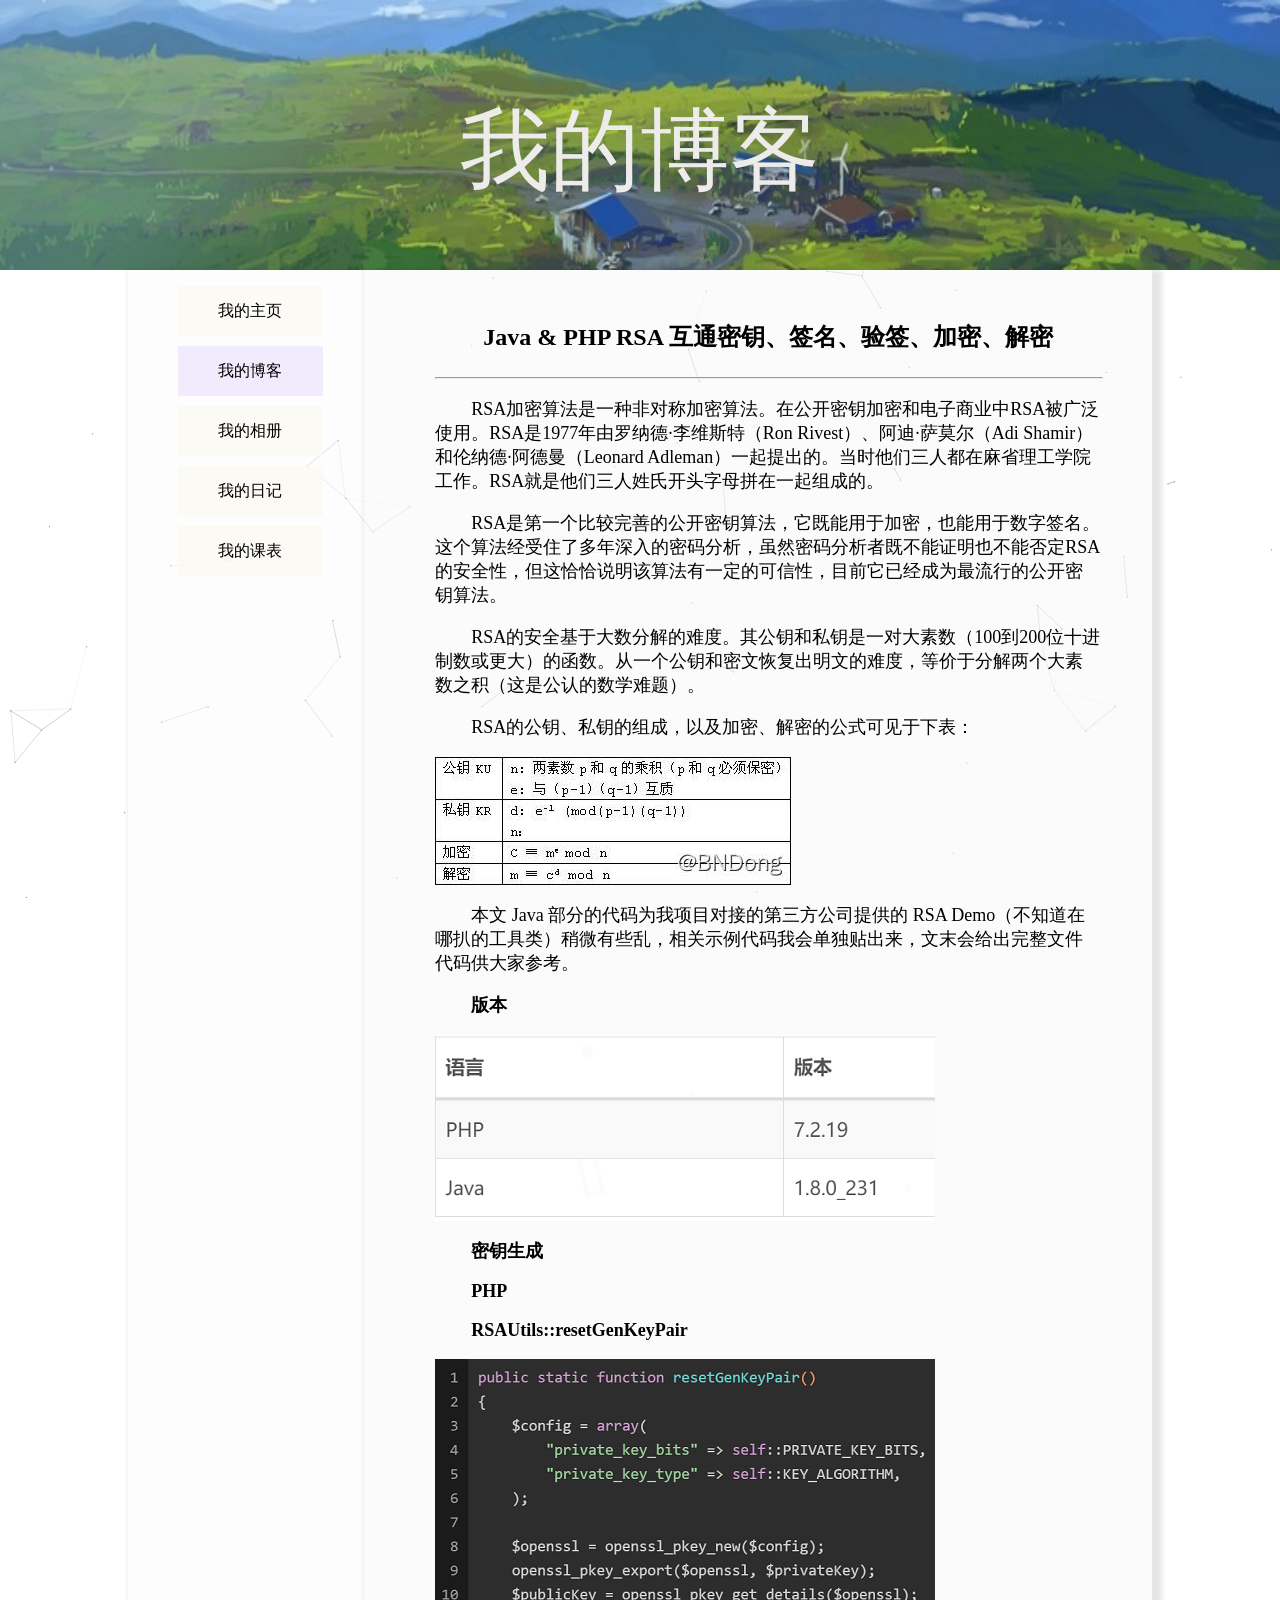
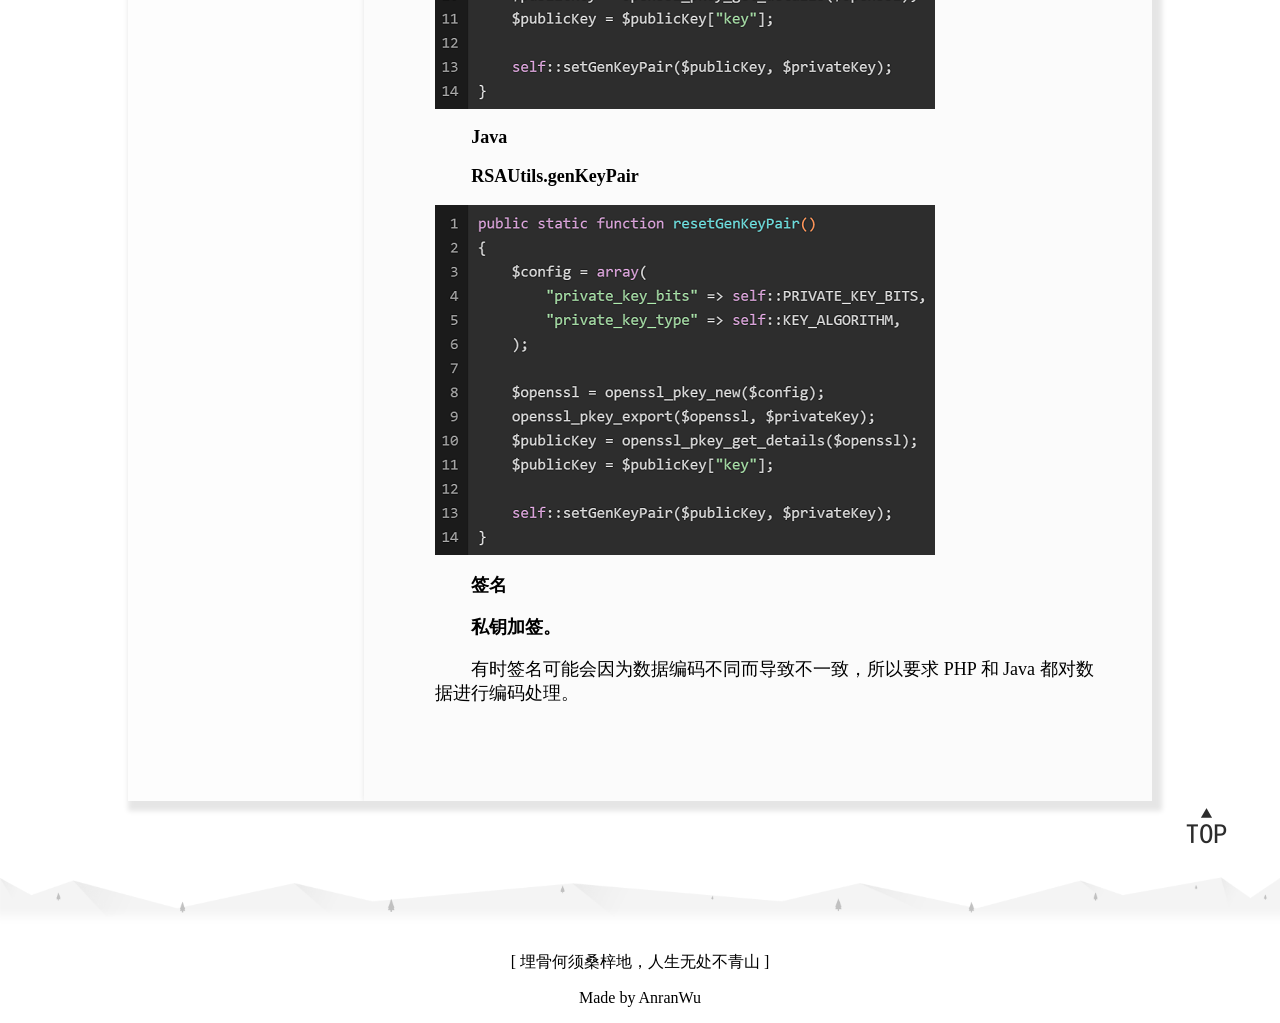
<file: blogs/blog4.html>
<!DOCTYPE html PUBLIC "-//W3C//DTD XHTML 1.0 Transitional//EN" "http://www.w3.org/TR/xhtml1/DTD/xhtml1-transitional.dtd">
<html xmlns="http://www.w3.org/1999/xhtml">
<head>
<meta http-equiv="Content-Type" content="text/html; charset=utf-8" />
<title>( •̀ ω •́ )AnranWu的博客</title>
<link rel="stylesheet" type="text/css" href="../css/stylesheet.css" />
<link rel="icon" href="../images/logo.png" sizes="35*35">

<script src="../js/jquery.js"></script>
<script>
function scrollTo(ele, speed){
	if(!speed) speed = 800;
	if(!ele){
		$("html,body").animate({scrollTop:0},speed);
	}else{
		$("html,body").animate({scrollTop:$(ele).offset().top},speed);
	}
	return false;
}
</script>
</head>

<body style="margin:0%; text-align:center;">

<!-- /线条随鼠标移动--> 
<script>
	!function(){
	
	function n(n,e,t){
	
	return n.getAttribute(e)||t
	
	}
	
	function e(n){
	
	return document.getElementsByTagName(n)
	
	}
	
	function t(){
	
	var t=e("script"),o=t.length,i=t[o-1];
	
	return{
	
	l:o,z:n(i,"zIndex",-1),o:n(i,"opacity",.5),c:n(i,"color","0,0,0"),n:n(i,"count",99)
	
	}
	
	}
	
	function o(){
	
	a=m.width=window.innerWidth||document.documentElement.clientWidth||document.body.clientWidth,
	
	c=m.height=window.innerHeight||document.documentElement.clientHeight||document.body.clientHeight
	
	}
	
	function i(){
	
	r.clearRect(0,0,a,c);
	
	var n,e,t,o,m,l;
	
	s.forEach(function(i,x){
	
	for(i.x+=i.xa,i.y+=i.ya,i.xa*=i.x>a||i.x<0?-1:1,i.ya*=i.y>c||i.y<0?-1:1,r.fillRect(i.x-.5,i.y-.5,1,1),e=x+1;e<u.length;e++)n=u[e],
	
	null!==n.x&&null!==n.y&&(o=i.x-n.x,m=i.y-n.y,
	
	l=o*o+m*m,l<n.max&&(n===y&&l>=n.max/2&&(i.x-=.03*o,i.y-=.03*m),
	
	t=(n.max-l)/n.max,r.beginPath(),r.lineWidth=t/2,r.strokeStyle="rgba("+d.c+","+(t+.2)+")",r.moveTo(i.x,i.y),r.lineTo(n.x,n.y),r.stroke()))
	
	}),
	
	x(i)
	
	}
	
	var a,c,u,m=document.createElement("canvas"),
	
	d=t(),l="c_n"+d.l,r=m.getContext("2d"),
	
	x=window.requestAnimationFrame||window.webkitRequestAnimationFrame||window.mozRequestAnimationFrame||window.oRequestAnimationFrame||window.msRequestAnimationFrame||
	
	function(n){
	
	window.setTimeout(n,1e3/45)
	
	},
	
	w=Math.random,y={x:null,y:null,max:2e4};m.id=l,m.style.cssText="position:fixed;top:0;left:0;z-index:"+d.z+";opacity:"+d.o,e("body")[0].appendChild(m),o(),window.onresize=o,
	
	window.onmousemove=function(n){
	
	n=n||window.event,y.x=n.clientX,y.y=n.clientY
	
	},
	
	window.onmouseout=function(){
	
	y.x=null,y.y=null
	
	};
	
	for(var s=[],f=0;d.n>f;f++){
	
	var h=w()*a,g=w()*c,v=2*w()-1,p=2*w()-1;s.push({x:h,y:g,xa:v,ya:p,max:6e3})
	
	}
	
	u=s.concat([y]),
	
	setTimeout(function(){i()},100)
	
	}();
</script>
<!-- /线条随鼠标移动--> 

<!-- /失去焦点Title变化 --> 
<script>
     	document.addEventListener('visibilitychange', function() 
		{
			var isHidden = document.hidden;
			if (isHidden) 
			{
				document.title = '(oﾟvﾟ)ノ Hi( •̀ ω •́ )AnranWu的主页';
			} 
			else 
			{
				document.title = '( •̀ ω •́ )AnranWu的主页';
			}
     	});
	</script> 
<!-- /失去焦点Title变化 -->

<!-- /看板娘-->
<script src="https://eqcn.ajz.miesnfu.com/wp-content/plugins/wp-3d-pony/live2dw/lib/L2Dwidget.min.js"></script>
<script>
    L2Dwidget.init({
        "model": {
            //jsonpath控制显示那个小萝莉模型，下面这个就是我觉得最可爱的小萝莉模型，替换时后面名字也要替换掉
            jsonPath: "https://unpkg.com/live2d-widget-model-koharu@1.0.5/assets/koharu.model.json",
            "scale": 1
        },
        "display": {
            "position": "left", //看板娘的表现位置
            "width": 80,  //小萝莉的宽度
            "height": 160, //小萝莉的高度
            "hOffset": 0,
            "vOffset": -20
        },
        "mobile": {
            "show": true,
            "scale": 0.5
        },
        "react": {
            "opacityDefault": 0.7,
            "opacityOnHover": 0.2
        }
    });
</script>
<!-- /看板娘-->
<a id="gotomain"></a>
	<div class="other-header" style="background-image:url(../images/页首图片/草原.jpg);">
        <p>我的博客</p>
    </div>
    
	
    <div id="main">
        <div id="catalogue">
         	<ul>
            	<li class="catalogue-li"><a href="../index.html">我的主页</a></li>
              	<li class="catalogue-li" style="background-color:rgba(237,228,254,0.7); font-family:'方正粗黑宋简体';"><a href="../myBlogs.html">我的博客</a></li>
               	<li class="catalogue-li"><a href="../myAlbum.html">我的相册</a></li>
              	<li class="catalogue-li"><a href="../myDairy.html">我的日记</a></li>
               	<li class="catalogue-li"><a href="../myTimetable.html">我的课表</a></li>
          	</ul>
            
       	</div>
            
           
        <div id="main-show">
        	<div class="title">
        	    <p><br /><a href="blog4.html" style="cursor:pointer;">Java & PHP RSA 互通密钥、签名、验签、加密、解密</a></p>
                <hr style="width:100%;" />
        	</div>
        	
            <p class="content">RSA加密算法是一种非对称加密算法。在公开密钥加密和电子商业中RSA被广泛使用。RSA是1977年由罗纳德·李维斯特（Ron Rivest）、阿迪·萨莫尔（Adi Shamir）和伦纳德·阿德曼（Leonard Adleman）一起提出的。当时他们三人都在麻省理工学院工作。RSA就是他们三人姓氏开头字母拼在一起组成的。</p>
            <p class="content">RSA是第一个比较完善的公开密钥算法，它既能用于加密，也能用于数字签名。这个算法经受住了多年深入的密码分析，虽然密码分析者既不能证明也不能否定RSA的安全性，但这恰恰说明该算法有一定的可信性，目前它已经成为最流行的公开密钥算法。</p>
            <p class="content">RSA的安全基于大数分解的难度。其公钥和私钥是一对大素数（100到200位十进制数或更大）的函数。从一个公钥和密文恢复出明文的难度，等价于分解两个大素数之积（这是公认的数学难题）。</p>
            <p class="content">RSA的公钥、私钥的组成，以及加密、解密的公式可见于下表：</p>
            <img src="../images/博客图片/4-1.png"  />
            
            
            <p class="content">本文 Java 部分的代码为我项目对接的第三方公司提供的 RSA Demo（不知道在哪扒的工具类）稍微有些乱，相关示例代码我会单独贴出来，文末会给出完整文件代码供大家参考。</p>
            <p class="weight-bold">
            版本</p>
            
            <img src="../images/博客图片/4-2.png"  />
            
            <p class="weight-bold">密钥生成</p>
            <p class="weight-bold">PHP</p>
            <p class="weight-bold">RSAUtils::resetGenKeyPair</p>
            
            <img src="../images/博客图片/4-3.png"  />
            
            <p class="weight-bold">Java</p>
            <p class="weight-bold">RSAUtils.genKeyPair</p>
            
            <img src="../images/博客图片/4-3.png"  />
            
            <p class="weight-bold">签名</p>
            <p class="weight-bold">私钥加签。</p>
            <p class="content">有时签名可能会因为数据编码不同而导致不一致，所以要求 PHP 和 Java 都对数据进行编码处理。</p>
            <p class="content">&nbsp;</p>
            <p class="content">&nbsp;</p>
          
       	</div>         
	</div>
    <div style="width:100%;">
    	<div style="float:left;">
        </div>
        
     	<div style="float:right"><img src="../images/backToTop.png" width="50%" onclick="scrollTo('#gotomain',800);" style="cursor:pointer;"/>
        </div>   
   	</div>        
    <div id="footer">
      	<img src="../images/foot.png"  width="100%" height="100%"/>
        <p id="yewei" style="text-align:center; font-family:'华文新魏';">[ 埋骨何须桑梓地，人生无处不青山 ]</p>    
            <p style="text-align:center; font-family:'华文新魏';">Made by AnranWu</p>  
    </div>
    <SCRIPT language=javascript>
	<!--
	var timer1;
	
	var txt=new Array(17);
		txt[0]="[ 明日之我，胸中有丘壑，立马振山河。 ]";
		txt[1]="[ 能够让你后悔的，从来不是你做过的事，而是你想做却没有去做的事。 ]";
		txt[2]="[ 小时候觉得开心就好，现在也是。 ]";
		txt[3]="[ 欲买桂花同载酒，终不似，少年游 ]";
		txt[4]="[ 聚是一团火，散是满天星 ]";
		txt[5]="[ 你来人间一趟，你要看看太阳 ]";
		txt[6]="[ 人之所以孤独，是因为要和某个人相遇。 ]";
		txt[7]="[ 把酒祝东风，且共从容。 ——欧阳修 ]";
		txt[8]="[ 每个人都会死去，但并不是每个人都真正活过。 ]";
		txt[9]="[ 人生碌碌，竞短论长，却不道荣枯有数，得失难量 ]";
		txt[10]="[ 总之岁月漫长，然而值得等待 ]";
		txt[11]="[ 关山难越，谁悲失路之人？萍水相逢，尽是他乡之客。 ]";
		txt[12]="[ 所有快乐，无需假装，此生尽兴，赤诚善良 ]";
		txt[13]="[ 为你，千千万万遍。 ]";
		txt[14]="[ 埋骨何须桑梓地，人生无处不青山 ]";
		txt[15]="[ 于浩歌狂热之际寒，于天上看见深渊，于一切眼中看见无所有，于无处希望中得救。 ]";
		txt[16]="[ 人生最好的三个词：久别重逢 失而复得 虚惊一场 ]";
	timer1 = setInterval("myval()",4000);
	function myval()
	{
		var rnd=Math.floor(Math.random()*17);
		window.document.getElementById("yewei").innerHTML=txt[rnd];
	}
	-->
</SCRIPT>
</body>
</html>
</file>
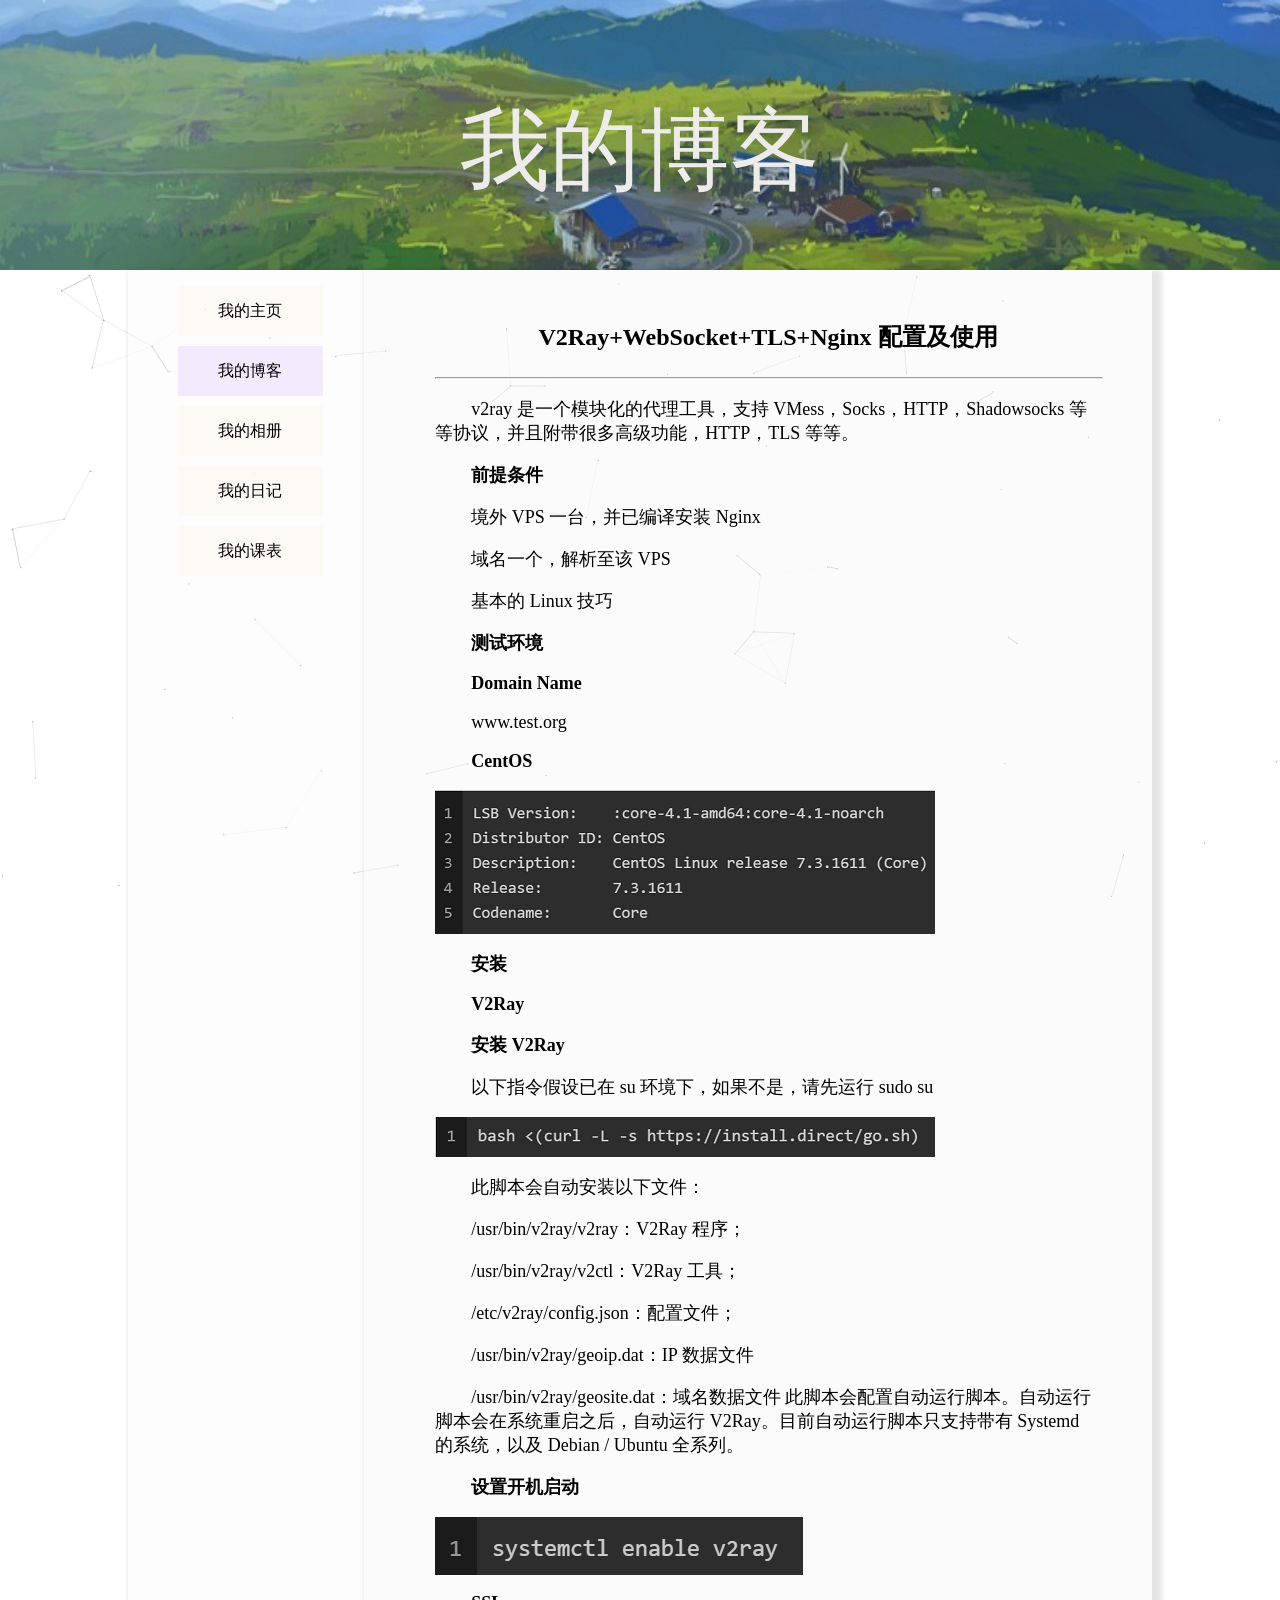
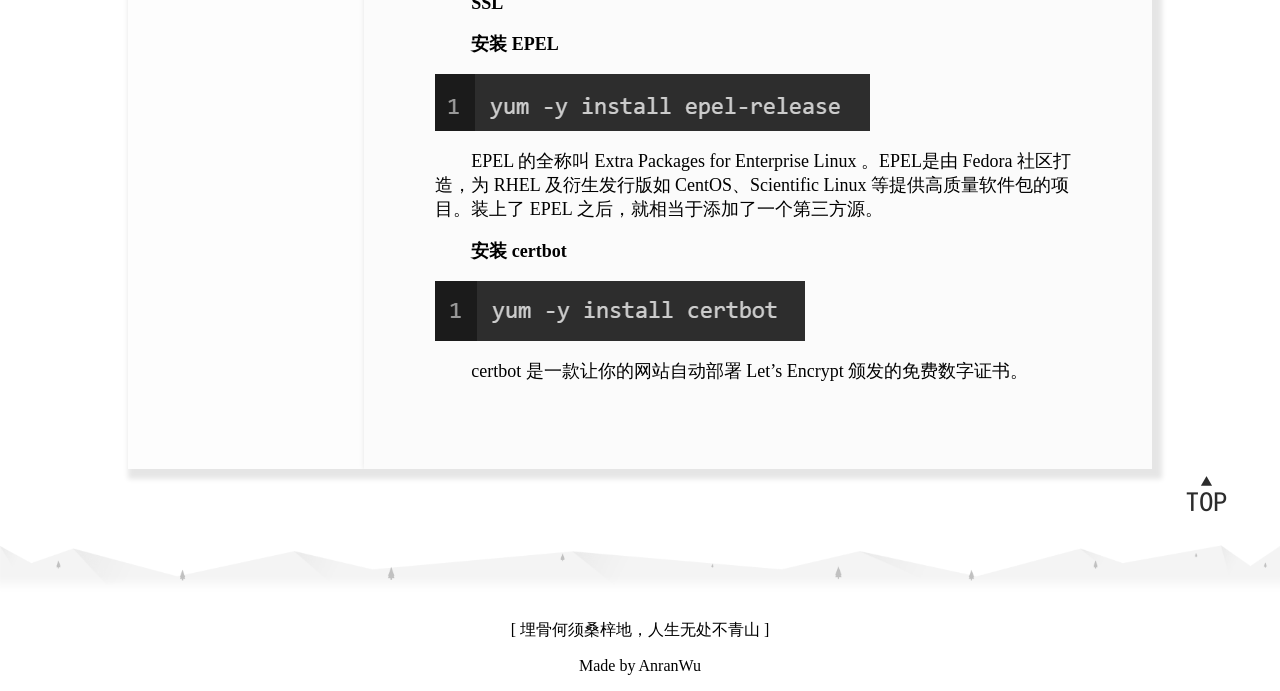
<file: blogs/blog5.html>
<!DOCTYPE html PUBLIC "-//W3C//DTD XHTML 1.0 Transitional//EN" "http://www.w3.org/TR/xhtml1/DTD/xhtml1-transitional.dtd">
<html xmlns="http://www.w3.org/1999/xhtml">
<head>
<meta http-equiv="Content-Type" content="text/html; charset=utf-8" />
<title>( •̀ ω •́ )AnranWu的博客</title>
<link rel="stylesheet" type="text/css" href="../css/stylesheet.css" />
<link rel="icon" href="../images/logo.png" sizes="35*35">

<script src="../js/jquery.js"></script>
<script>
function scrollTo(ele, speed){
	if(!speed) speed = 800;
	if(!ele){
		$("html,body").animate({scrollTop:0},speed);
	}else{
		$("html,body").animate({scrollTop:$(ele).offset().top},speed);
	}
	return false;
}
</script>
</head>

<body style="margin:0%; text-align:center;">
<!-- /线条随鼠标移动--> 
<script>
	!function(){
	
	function n(n,e,t){
	
	return n.getAttribute(e)||t
	
	}
	
	function e(n){
	
	return document.getElementsByTagName(n)
	
	}
	
	function t(){
	
	var t=e("script"),o=t.length,i=t[o-1];
	
	return{
	
	l:o,z:n(i,"zIndex",-1),o:n(i,"opacity",.5),c:n(i,"color","0,0,0"),n:n(i,"count",99)
	
	}
	
	}
	
	function o(){
	
	a=m.width=window.innerWidth||document.documentElement.clientWidth||document.body.clientWidth,
	
	c=m.height=window.innerHeight||document.documentElement.clientHeight||document.body.clientHeight
	
	}
	
	function i(){
	
	r.clearRect(0,0,a,c);
	
	var n,e,t,o,m,l;
	
	s.forEach(function(i,x){
	
	for(i.x+=i.xa,i.y+=i.ya,i.xa*=i.x>a||i.x<0?-1:1,i.ya*=i.y>c||i.y<0?-1:1,r.fillRect(i.x-.5,i.y-.5,1,1),e=x+1;e<u.length;e++)n=u[e],
	
	null!==n.x&&null!==n.y&&(o=i.x-n.x,m=i.y-n.y,
	
	l=o*o+m*m,l<n.max&&(n===y&&l>=n.max/2&&(i.x-=.03*o,i.y-=.03*m),
	
	t=(n.max-l)/n.max,r.beginPath(),r.lineWidth=t/2,r.strokeStyle="rgba("+d.c+","+(t+.2)+")",r.moveTo(i.x,i.y),r.lineTo(n.x,n.y),r.stroke()))
	
	}),
	
	x(i)
	
	}
	
	var a,c,u,m=document.createElement("canvas"),
	
	d=t(),l="c_n"+d.l,r=m.getContext("2d"),
	
	x=window.requestAnimationFrame||window.webkitRequestAnimationFrame||window.mozRequestAnimationFrame||window.oRequestAnimationFrame||window.msRequestAnimationFrame||
	
	function(n){
	
	window.setTimeout(n,1e3/45)
	
	},
	
	w=Math.random,y={x:null,y:null,max:2e4};m.id=l,m.style.cssText="position:fixed;top:0;left:0;z-index:"+d.z+";opacity:"+d.o,e("body")[0].appendChild(m),o(),window.onresize=o,
	
	window.onmousemove=function(n){
	
	n=n||window.event,y.x=n.clientX,y.y=n.clientY
	
	},
	
	window.onmouseout=function(){
	
	y.x=null,y.y=null
	
	};
	
	for(var s=[],f=0;d.n>f;f++){
	
	var h=w()*a,g=w()*c,v=2*w()-1,p=2*w()-1;s.push({x:h,y:g,xa:v,ya:p,max:6e3})
	
	}
	
	u=s.concat([y]),
	
	setTimeout(function(){i()},100)
	
	}();
</script>
<!-- /线条随鼠标移动--> 

<!-- /失去焦点Title变化 --> 
<script>
     	document.addEventListener('visibilitychange', function() 
		{
			var isHidden = document.hidden;
			if (isHidden) 
			{
				document.title = '(oﾟvﾟ)ノ Hi( •̀ ω •́ )AnranWu的主页';
			} 
			else 
			{
				document.title = '( •̀ ω •́ )AnranWu的主页';
			}
     	});
	</script> 
<!-- /失去焦点Title变化 -->

<!-- /看板娘-->
<script src="https://eqcn.ajz.miesnfu.com/wp-content/plugins/wp-3d-pony/live2dw/lib/L2Dwidget.min.js"></script>
<script>
    L2Dwidget.init({
        "model": {
            //jsonpath控制显示那个小萝莉模型，下面这个就是我觉得最可爱的小萝莉模型，替换时后面名字也要替换掉
            jsonPath: "https://unpkg.com/live2d-widget-model-koharu@1.0.5/assets/koharu.model.json",
            "scale": 1
        },
        "display": {
            "position": "left", //看板娘的表现位置
            "width": 80,  //小萝莉的宽度
            "height": 160, //小萝莉的高度
            "hOffset": 0,
            "vOffset": -20
        },
        "mobile": {
            "show": true,
            "scale": 0.5
        },
        "react": {
            "opacityDefault": 0.7,
            "opacityOnHover": 0.2
        }
    });
</script>
<!-- /看板娘-->
<a id="gotomain"></a>
	<div class="other-header" style="background-image:url(../images/页首图片/草原.jpg);">
        <p>我的博客</p>
    </div>
    
	
    <div id="main">
        <div id="catalogue">
         	<ul>
            	<li class="catalogue-li"><a href="../index.html">我的主页</a></li>
              	<li class="catalogue-li" style="background-color:rgba(237,228,254,0.7); font-family:'方正粗黑宋简体';"><a href="../myBlogs.html">我的博客</a></li>
               	<li class="catalogue-li"><a href="../myAlbum.html">我的相册</a></li>
              	<li class="catalogue-li"><a href="../myDairy.html">我的日记</a></li>
               	<li class="catalogue-li"><a href="../myTimetable.html">我的课表</a></li>
          	</ul>
            
       	</div>
            
           
        <div id="main-show">
        	<div class="title">
        	    <p><br /><a href="blog5.html" style="cursor:pointer;">V2Ray+WebSocket+TLS+Nginx 配置及使用</a></p>
                <hr style="width:100%;" />
        	</div>
            
            <p class="content">v2ray 是一个模块化的代理工具，支持 VMess，Socks，HTTP，Shadowsocks 等等协议，并且附带很多高级功能，HTTP，TLS 等等。</p>
            <p class="weight-bold">前提条件</p>
            <p class="content">境外 VPS 一台，并已编译安装 Nginx</p>
            <p class="content">域名一个，解析至该 VPS</p>
            <p class="content">基本的 Linux 技巧</p>
            <p class="weight-bold">测试环境</p>
            <p class="weight-bold">Domain Name</p>
            <p class="content">www.test.org</p>
            <p class="weight-bold">CentOS</p>
            
            <img src="../images/博客图片/5-1.png"  />
            
            <p class="weight-bold">安装</p>
            <p class="weight-bold">V2Ray</p>
            <p class="weight-bold">安装 V2Ray</p>
            <p class="content">以下指令假设已在 su 环境下，如果不是，请先运行 sudo su</p>
            
            <img src="../images/博客图片/5-2.png"  />
            
            <p class="content">此脚本会自动安装以下文件：</p>
            
            <p class="content">/usr/bin/v2ray/v2ray：V2Ray 程序；</p>
            <p class="content">/usr/bin/v2ray/v2ctl：V2Ray 工具；</p>
            <p class="content">/etc/v2ray/config.json：配置文件；</p>
            <p class="content">/usr/bin/v2ray/geoip.dat：IP 数据文件</p>
            <p class="content">/usr/bin/v2ray/geosite.dat：域名数据文件 此脚本会配置自动运行脚本。自动运行脚本会在系统重启之后，自动运行 V2Ray。目前自动运行脚本只支持带有 Systemd 的系统，以及 Debian / Ubuntu 全系列。</p>
            <p class="weight-bold">设置开机启动</p>
            
            <img src="../images/博客图片/5-3.png"  />
            
            <p class="weight-bold">SSL</p>
            <p class="weight-bold">安装 EPEL</p>
            
            <img src="../images/博客图片/5-4.png"  />
            
            <p class="content">EPEL 的全称叫 Extra Packages for Enterprise Linux 。EPEL是由 Fedora 社区打造，为 RHEL 及衍生发行版如 CentOS、Scientific Linux 等提供高质量软件包的项目。装上了 EPEL 之后，就相当于添加了一个第三方源。</p>
            <p class="weight-bold">安装 certbot</p>
            
            <img src="../images/博客图片/5-5.png"  />
            
            <p class="content">certbot 是一款让你的网站自动部署 Let’s Encrypt 颁发的免费数字证书。</p>
            <p>&nbsp;</p>
            <p>&nbsp;</p>
            
            
        </div>         
	</div>
    <div style="width:100%;">
    	<div style="float:left;">
        </div>
        
     	<div style="float:right"><img src="../images/backToTop.png" width="50%" onclick="scrollTo('#gotomain',800);" style="cursor:pointer;"/>
        </div>   
   	</div>        
    <div id="footer">
      	<img src="../images/foot.png"  width="100%" height="100%"/>
        <p id="yewei" style="text-align:center; font-family:'华文新魏';">[ 埋骨何须桑梓地，人生无处不青山 ]</p>    
            <p style="text-align:center; font-family:'华文新魏';">Made by AnranWu</p>  
    </div>
    <SCRIPT language=javascript>
	<!--
	var timer1;
	
	var txt=new Array(17);
		txt[0]="[ 明日之我，胸中有丘壑，立马振山河。 ]";
		txt[1]="[ 能够让你后悔的，从来不是你做过的事，而是你想做却没有去做的事。 ]";
		txt[2]="[ 小时候觉得开心就好，现在也是。 ]";
		txt[3]="[ 欲买桂花同载酒，终不似，少年游 ]";
		txt[4]="[ 聚是一团火，散是满天星 ]";
		txt[5]="[ 你来人间一趟，你要看看太阳 ]";
		txt[6]="[ 人之所以孤独，是因为要和某个人相遇。 ]";
		txt[7]="[ 把酒祝东风，且共从容。 ——欧阳修 ]";
		txt[8]="[ 每个人都会死去，但并不是每个人都真正活过。 ]";
		txt[9]="[ 人生碌碌，竞短论长，却不道荣枯有数，得失难量 ]";
		txt[10]="[ 总之岁月漫长，然而值得等待 ]";
		txt[11]="[ 关山难越，谁悲失路之人？萍水相逢，尽是他乡之客。 ]";
		txt[12]="[ 所有快乐，无需假装，此生尽兴，赤诚善良 ]";
		txt[13]="[ 为你，千千万万遍。 ]";
		txt[14]="[ 埋骨何须桑梓地，人生无处不青山 ]";
		txt[15]="[ 于浩歌狂热之际寒，于天上看见深渊，于一切眼中看见无所有，于无处希望中得救。 ]";
		txt[16]="[ 人生最好的三个词：久别重逢 失而复得 虚惊一场 ]";
	timer1 = setInterval("myval()",4000);
	function myval()
	{
		var rnd=Math.floor(Math.random()*17);
		window.document.getElementById("yewei").innerHTML=txt[rnd];
	}
	-->
</SCRIPT>
</body>
</html>
</file>
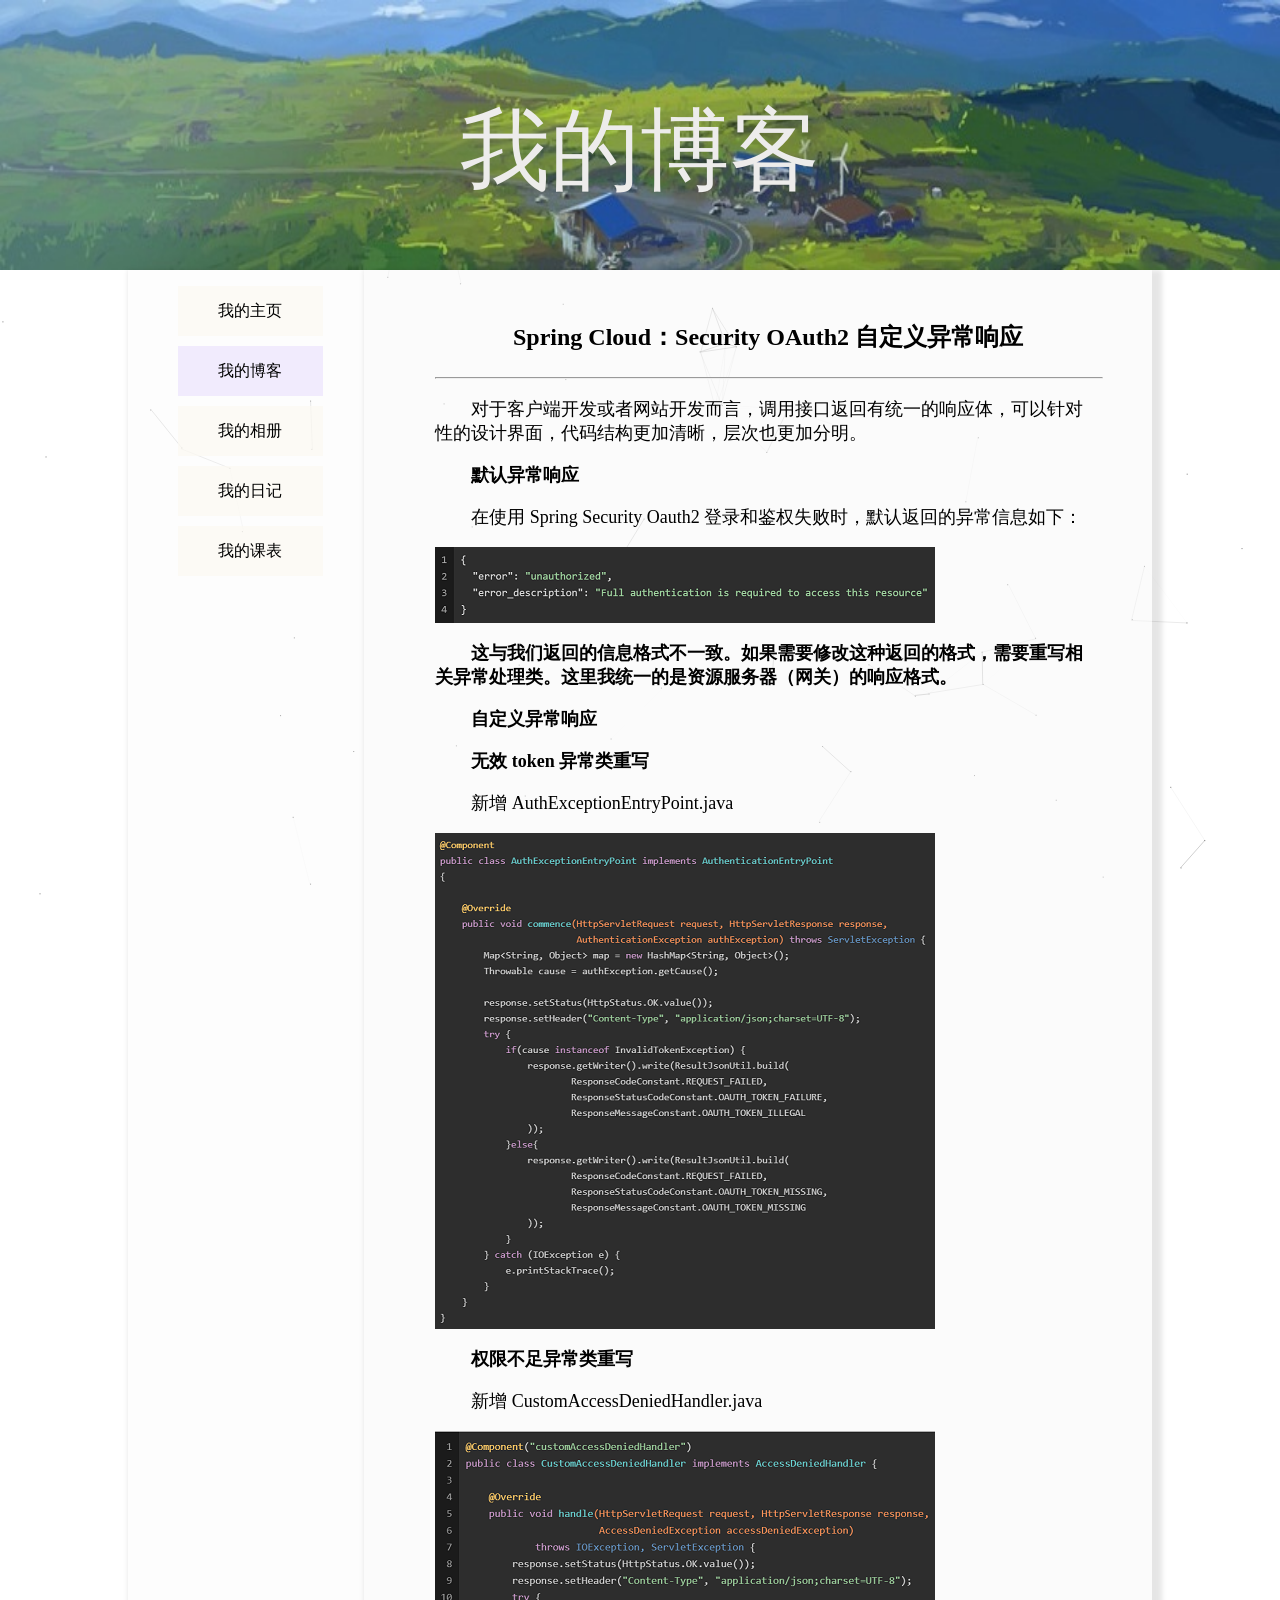
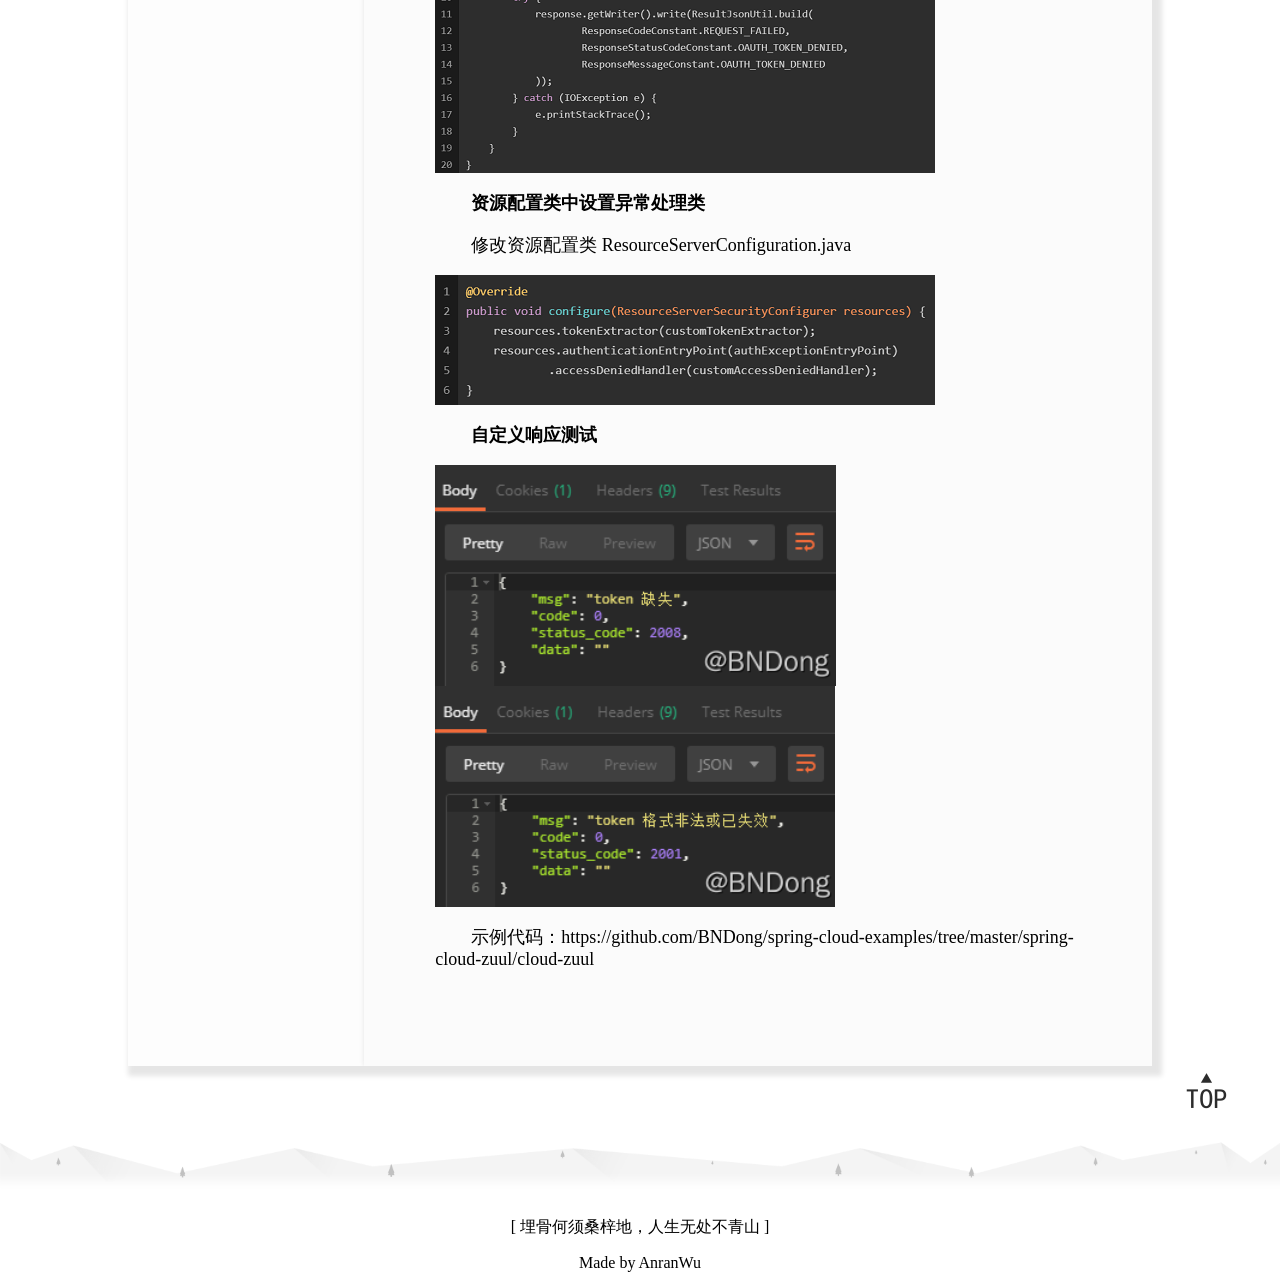
<file: blogs/blog6.html>
<!DOCTYPE html PUBLIC "-//W3C//DTD XHTML 1.0 Transitional//EN" "http://www.w3.org/TR/xhtml1/DTD/xhtml1-transitional.dtd">
<html xmlns="http://www.w3.org/1999/xhtml">
<head>
<meta http-equiv="Content-Type" content="text/html; charset=utf-8" />
<title>( •̀ ω •́ )AnranWu的博客</title>
<link rel="stylesheet" type="text/css" href="../css/stylesheet.css" />
<link rel="icon" href="../images/logo.png" sizes="35*35">

<script src="../js/jquery.js"></script>
<script>
function scrollTo(ele, speed){
	if(!speed) speed = 800;
	if(!ele){
		$("html,body").animate({scrollTop:0},speed);
	}else{
		$("html,body").animate({scrollTop:$(ele).offset().top},speed);
	}
	return false;
}
</script>
</head>

<body style="margin:0%; text-align:center;">
<!-- /线条随鼠标移动--> 
<script>
	!function(){
	
	function n(n,e,t){
	
	return n.getAttribute(e)||t
	
	}
	
	function e(n){
	
	return document.getElementsByTagName(n)
	
	}
	
	function t(){
	
	var t=e("script"),o=t.length,i=t[o-1];
	
	return{
	
	l:o,z:n(i,"zIndex",-1),o:n(i,"opacity",.5),c:n(i,"color","0,0,0"),n:n(i,"count",99)
	
	}
	
	}
	
	function o(){
	
	a=m.width=window.innerWidth||document.documentElement.clientWidth||document.body.clientWidth,
	
	c=m.height=window.innerHeight||document.documentElement.clientHeight||document.body.clientHeight
	
	}
	
	function i(){
	
	r.clearRect(0,0,a,c);
	
	var n,e,t,o,m,l;
	
	s.forEach(function(i,x){
	
	for(i.x+=i.xa,i.y+=i.ya,i.xa*=i.x>a||i.x<0?-1:1,i.ya*=i.y>c||i.y<0?-1:1,r.fillRect(i.x-.5,i.y-.5,1,1),e=x+1;e<u.length;e++)n=u[e],
	
	null!==n.x&&null!==n.y&&(o=i.x-n.x,m=i.y-n.y,
	
	l=o*o+m*m,l<n.max&&(n===y&&l>=n.max/2&&(i.x-=.03*o,i.y-=.03*m),
	
	t=(n.max-l)/n.max,r.beginPath(),r.lineWidth=t/2,r.strokeStyle="rgba("+d.c+","+(t+.2)+")",r.moveTo(i.x,i.y),r.lineTo(n.x,n.y),r.stroke()))
	
	}),
	
	x(i)
	
	}
	
	var a,c,u,m=document.createElement("canvas"),
	
	d=t(),l="c_n"+d.l,r=m.getContext("2d"),
	
	x=window.requestAnimationFrame||window.webkitRequestAnimationFrame||window.mozRequestAnimationFrame||window.oRequestAnimationFrame||window.msRequestAnimationFrame||
	
	function(n){
	
	window.setTimeout(n,1e3/45)
	
	},
	
	w=Math.random,y={x:null,y:null,max:2e4};m.id=l,m.style.cssText="position:fixed;top:0;left:0;z-index:"+d.z+";opacity:"+d.o,e("body")[0].appendChild(m),o(),window.onresize=o,
	
	window.onmousemove=function(n){
	
	n=n||window.event,y.x=n.clientX,y.y=n.clientY
	
	},
	
	window.onmouseout=function(){
	
	y.x=null,y.y=null
	
	};
	
	for(var s=[],f=0;d.n>f;f++){
	
	var h=w()*a,g=w()*c,v=2*w()-1,p=2*w()-1;s.push({x:h,y:g,xa:v,ya:p,max:6e3})
	
	}
	
	u=s.concat([y]),
	
	setTimeout(function(){i()},100)
	
	}();
</script>
<!-- /线条随鼠标移动--> 

<!-- /失去焦点Title变化 --> 
<script>
     	document.addEventListener('visibilitychange', function() 
		{
			var isHidden = document.hidden;
			if (isHidden) 
			{
				document.title = '(oﾟvﾟ)ノ Hi( •̀ ω •́ )AnranWu的主页';
			} 
			else 
			{
				document.title = '( •̀ ω •́ )AnranWu的主页';
			}
     	});
	</script> 
<!-- /失去焦点Title变化 -->

<!-- /看板娘-->
<script src="https://eqcn.ajz.miesnfu.com/wp-content/plugins/wp-3d-pony/live2dw/lib/L2Dwidget.min.js"></script>
<script>
    L2Dwidget.init({
        "model": {
            //jsonpath控制显示那个小萝莉模型，下面这个就是我觉得最可爱的小萝莉模型，替换时后面名字也要替换掉
            jsonPath: "https://unpkg.com/live2d-widget-model-koharu@1.0.5/assets/koharu.model.json",
            "scale": 1
        },
        "display": {
            "position": "left", //看板娘的表现位置
            "width": 80,  //小萝莉的宽度
            "height": 160, //小萝莉的高度
            "hOffset": 0,
            "vOffset": -20
        },
        "mobile": {
            "show": true,
            "scale": 0.5
        },
        "react": {
            "opacityDefault": 0.7,
            "opacityOnHover": 0.2
        }
    });
</script>
<!-- /看板娘-->
<a id="gotomain"></a>
	<div class="other-header" style="background-image:url(../images/页首图片/草原.jpg);">
        <p>我的博客</p>
    </div>
    
	
    <div id="main">
        <div id="catalogue">
         	<ul>
            	<li class="catalogue-li"><a href="../index.html">我的主页</a></li>
              	<li class="catalogue-li" style="background-color:rgba(237,228,254,0.7); font-family:'方正粗黑宋简体';"><a href="../myBlogs.html">我的博客</a></li>
               	<li class="catalogue-li"><a href="../myAlbum.html">我的相册</a></li>
              	<li class="catalogue-li"><a href="../myDairy.html">我的日记</a></li>
               	<li class="catalogue-li"><a href="../myTimetable.html">我的课表</a></li>
          	</ul>
            
       	</div>
            
           
        <div id="main-show">
        	<div class="title">
        	    <p><br /><a href="blog6.html" style="cursor:pointer;">Spring Cloud：Security OAuth2 自定义异常响应</a></p>
                <hr style="width:100%;" />
        	</div>
        	
            <p class="content">对于客户端开发或者网站开发而言，调用接口返回有统一的响应体，可以针对性的设计界面，代码结构更加清晰，层次也更加分明。</p>
            <p class="weight-bold">默认异常响应</p>
            <p class="content">在使用 Spring Security Oauth2 登录和鉴权失败时，默认返回的异常信息如下：</p>
            
            <img src="../images/博客图片/6-1.png"  />
            
            <p class="weight-bold">这与我们返回的信息格式不一致。如果需要修改这种返回的格式，需要重写相关异常处理类。这里我统一的是资源服务器（网关）的响应格式。</p>
            <p class="weight-bold">自定义异常响应</p>
            <p class="weight-bold">无效 token 异常类重写</p>
            <p class="content">新增 AuthExceptionEntryPoint.java</p>
            
            <img src="../images/博客图片/6-2.png"  />
            
            <p class="weight-bold">权限不足异常类重写</p>
            <p class="content">新增 CustomAccessDeniedHandler.java</p>
            
            <img src="../images/博客图片/6-3.png"  />
            
            <p class="weight-bold">资源配置类中设置异常处理类</p>
            <p class="content">修改资源配置类 ResourceServerConfiguration.java</p>
            
            <img src="../images/博客图片/6-4.png"  />
            
            <p class="weight-bold">自定义响应测试</p>
            
             <img src="../images/博客图片/6-5.png"  />
            <img src="../images/博客图片/6-6.png"  />
            
            <p class="content">示例代码：https://github.com/BNDong/spring-cloud-examples/tree/master/spring-cloud-zuul/cloud-zuul</p>
            <p class="content">&nbsp;</p>
            <p class="content">&nbsp;</p>

            
       	</div>         
	</div>
<div style="width:100%;">
    	<div style="float:left;">
        </div>
        
     	<div style="float:right"><img src="../images/backToTop.png" width="50%" onclick="scrollTo('#gotomain',800);" style="cursor:pointer;"/>
        </div>   
   	</div>     
    <div id="footer">
      	<img src="../images/foot.png"  width="100%" height="100%"/>
        <p id="yewei" style="text-align:center; font-family:'华文新魏';">[ 埋骨何须桑梓地，人生无处不青山 ]</p>    
            <p style="text-align:center; font-family:'华文新魏';">Made by AnranWu</p>  
</div>
<SCRIPT language=javascript>
	<!--
	var timer1;
	
	var txt=new Array(17);
		txt[0]="[ 明日之我，胸中有丘壑，立马振山河。 ]";
		txt[1]="[ 能够让你后悔的，从来不是你做过的事，而是你想做却没有去做的事。 ]";
		txt[2]="[ 小时候觉得开心就好，现在也是。 ]";
		txt[3]="[ 欲买桂花同载酒，终不似，少年游 ]";
		txt[4]="[ 聚是一团火，散是满天星 ]";
		txt[5]="[ 你来人间一趟，你要看看太阳 ]";
		txt[6]="[ 人之所以孤独，是因为要和某个人相遇。 ]";
		txt[7]="[ 把酒祝东风，且共从容。 ——欧阳修 ]";
		txt[8]="[ 每个人都会死去，但并不是每个人都真正活过。 ]";
		txt[9]="[ 人生碌碌，竞短论长，却不道荣枯有数，得失难量 ]";
		txt[10]="[ 总之岁月漫长，然而值得等待 ]";
		txt[11]="[ 关山难越，谁悲失路之人？萍水相逢，尽是他乡之客。 ]";
		txt[12]="[ 所有快乐，无需假装，此生尽兴，赤诚善良 ]";
		txt[13]="[ 为你，千千万万遍。 ]";
		txt[14]="[ 埋骨何须桑梓地，人生无处不青山 ]";
		txt[15]="[ 于浩歌狂热之际寒，于天上看见深渊，于一切眼中看见无所有，于无处希望中得救。 ]";
		txt[16]="[ 人生最好的三个词：久别重逢 失而复得 虚惊一场 ]";
	timer1 = setInterval("myval()",4000);
	function myval()
	{
		var rnd=Math.floor(Math.random()*17);
		window.document.getElementById("yewei").innerHTML=txt[rnd];
	}
	-->
</SCRIPT>
</body>
</html>
</file>
<file: css/stylesheet.css>
@charset "utf-8";
/* CSS Document */

#header
{
	text-align:center;
	width:100%;
	height:100vh;
}

a
{
	color:#000;
	text-decoration:none;
}

a:hover
{
	margin-left:5px;
}

.other-header
{
	overflow:hidden;
	border:none;
	width:100%;
	text-align:center;
	height:30vh;
	background-repeat:no-repeat;
	background-size:100% 100%;

}

.other-header p
{
	font-size:10vh;
	color:#EDECEB;
	font-family:"华文新魏";
}

#main
{
	margin:0 auto;
	width:80%;
	background-color:rgba(247,247,247,0.3);
	overflow:hidden;
	text-align:center;
	box-shadow: 5px 5px 5px 5px rgba(0,0,0,0.1);
}

#catalogue
{
	float:left;
	width:20%;
}

#geyan
{
	font-family:"楷体";
	font-size:18px;
	text-align:center;
}

.课表内容
{
	font-size: 18px;
	font-family: "华文仿宋";
	background-color: rgba(210,203,195,0.4);
	font-weight: bold;
}

#main-show
{
	box-shadow: 0px 0px 5px 0px rgba(0,0,0,0.1);
	padding-right:5%;
	margin:0 auto;
	padding-left:7%;
	text-align:center;
	
	background-color:rgba(247,247,247,0.3);
	float:right;
	width:65%;
	clear:right;
}

.blogTitle
{
	text-align:left;
	font-size:36px;
	font-family:"黑体";
	font-weight:bold;
}

.blogSummary
{
	text-align:left;
	font-size:18px;
	font-family:"方正粗黑宋简体";
}

#main-head
{
	margin:0 auto;
	font-family:"宋体";
	font-weight:bold;
	font-size:40px;
	text-align:left;
	width:80%;
}

.left-picture
{
	float:right;
	float:left;
	width:60%;
	height:300px;
}

.right-picture
{
	float:right;
	clear:right;
	width:60%;
	height:300px;
	text-align:right;
}

.left-text
{
	font-family:"楷体";
	font-size:20px;
	text-align:right;
	float:right;
	float:left;
	width:40%;
	height:300px;
}

.right-text
{
	font-family:"楷体";
	font-size:20px;
	text-align:left;
	float:right;
	clear:right;
	width:40%;
	height:300px;
}


.catalogue-li
{
	list-style:none;
	line-height:50px;
	background-color:rgba(253,250,242,0.7);
	margin:10px;
	font-family:"黑体";
}

.catalogue-li:hover
{
	background-color:rgba(201,237,248,0.7);
	padding:5px;
	font-family:"幼圆";
}

#footer
{
	margin:0 auto;
}


.clear {
	clear: both !important;
	float: none !important;
	margin: 0px !important;
	padding: 0px !important;
	height: 0px !important;
	width: 0px !important
}
.clearfix:after {
	content: ".";
	display: block;
	clear: both;
	visibility: hidden;
	line-height: 0;
	height: 0;
}
.clearfix {
	display: inline-block;
}
html[xmlns] .clearfix {
	display: block;
}
* html .clearfix {
	height: 1%;
}
img {
	display: block;
}
input, textarea {
	color: #999999;
}
select {
	color: #999999;
}
.oldBrowser {
	display: none !important
}
.center {
	width: 1000px;
	margin: 0 auto;
	text-align: left
}


.title
{
	font-family:"方正粗黑宋简体";
	font-weight:bold;
	font-size:24px;
	text-align:center;
}

.weight-bold
{
	font-family:"黑体";
	font-size:18px;
	font-weight:bold;
	text-align:left;
	text-indent:36px;
}

.content
{
	font-family:"宋体";
	font-size:18px;
	text-align:left;
	text-indent:36px;
}
</file>
